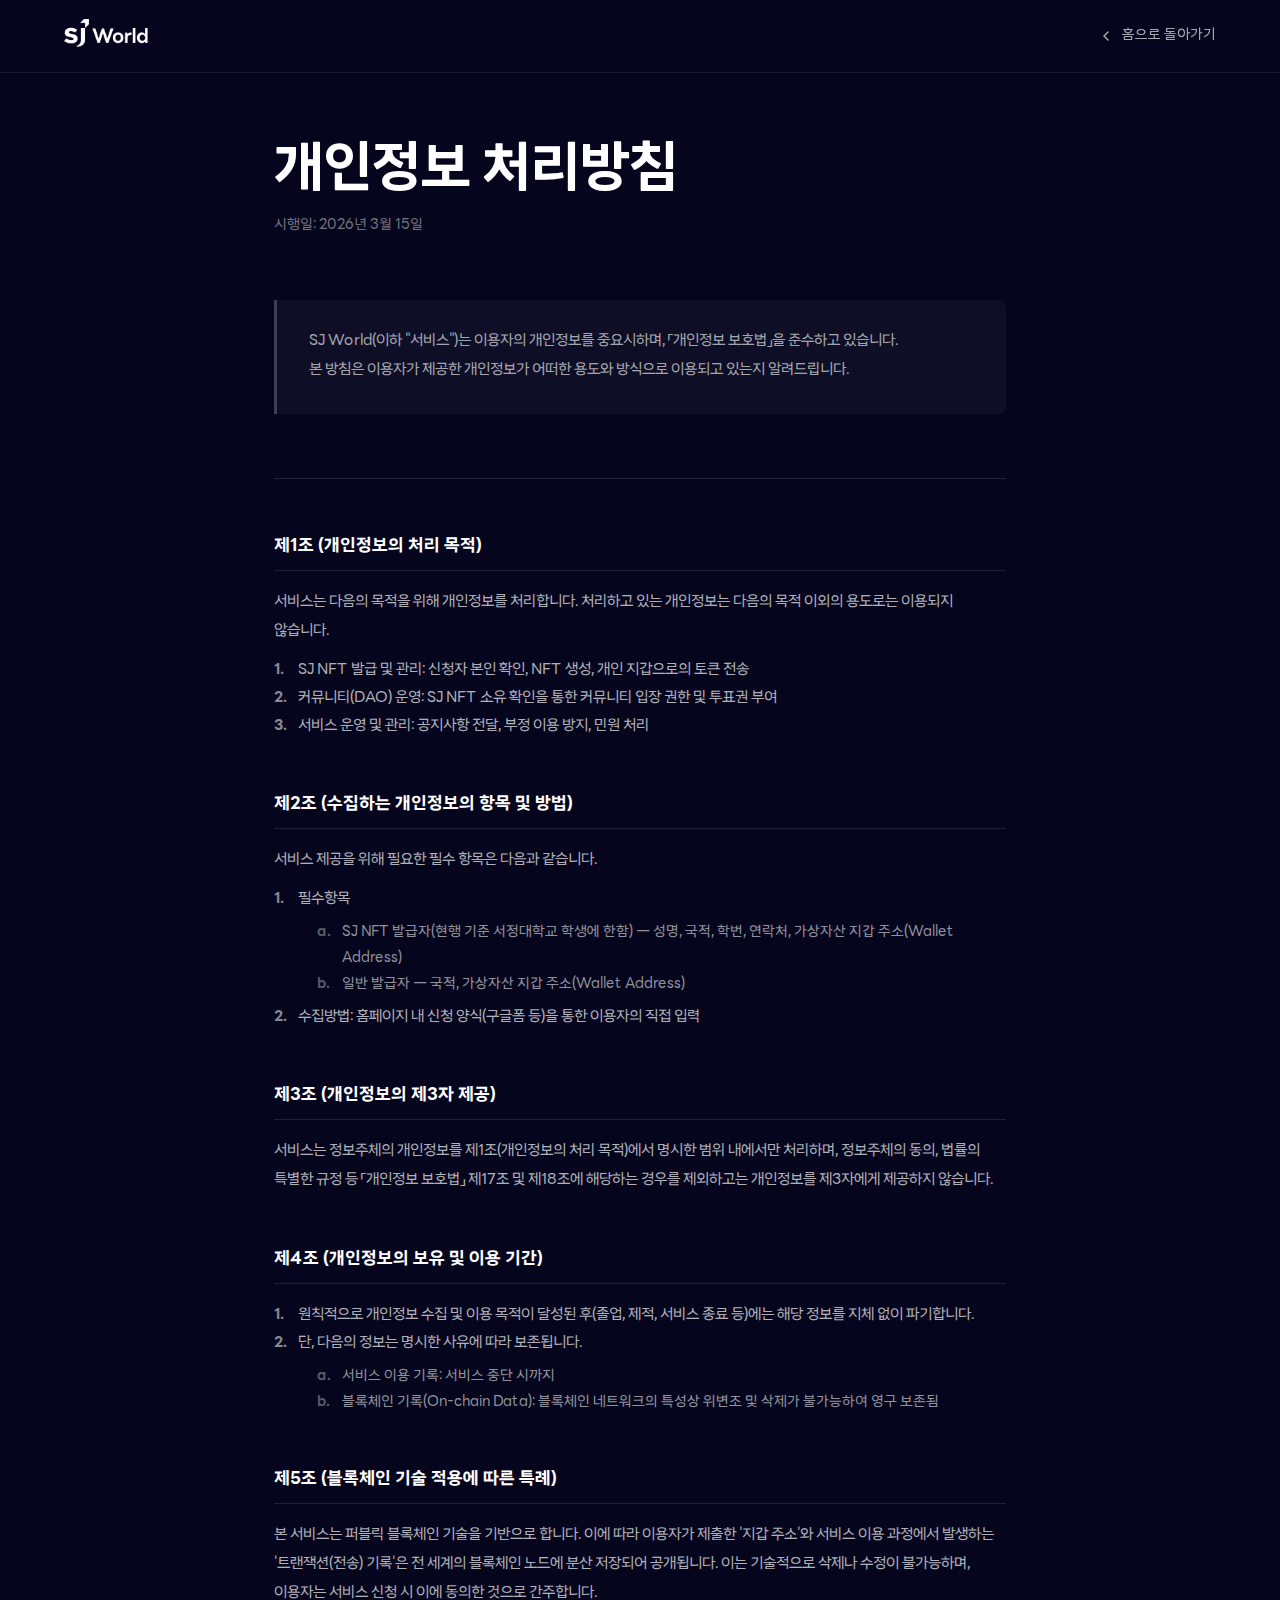
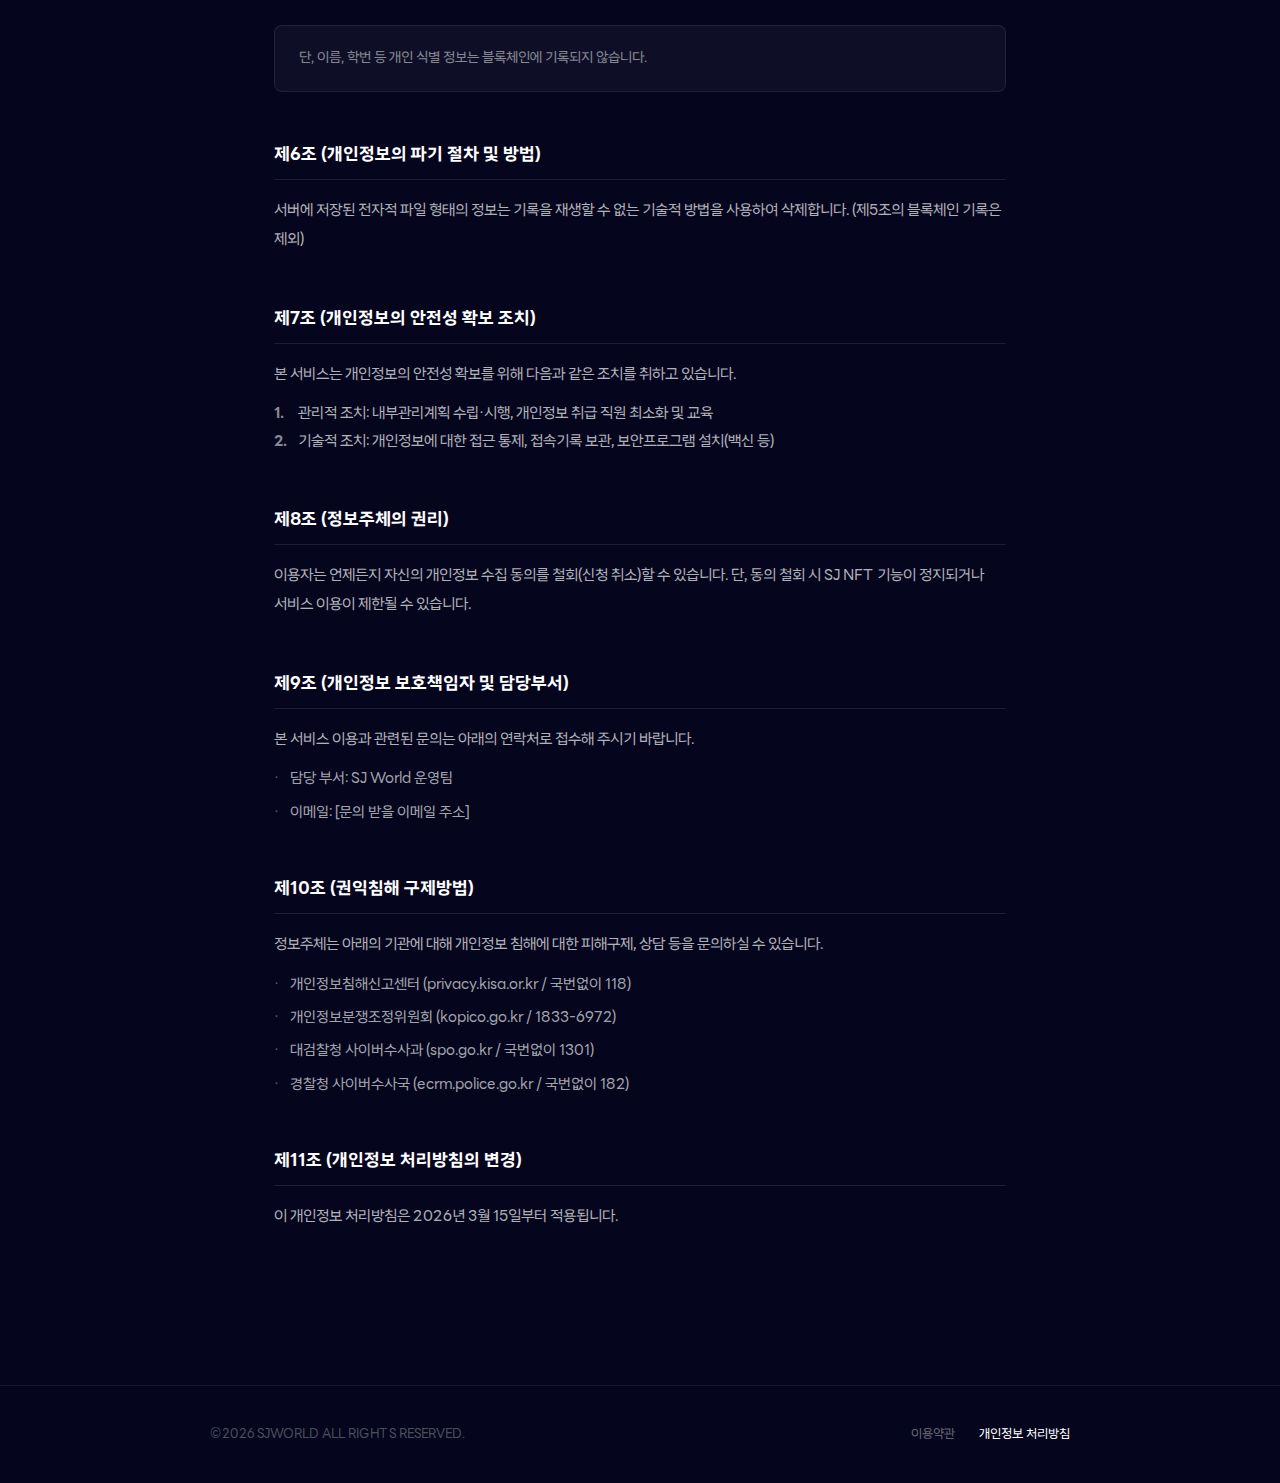
<file: privacy.html>
<!DOCTYPE html>
<html lang="ko">
<head>
    <meta charset="UTF-8">
    <meta name="viewport" content="width=device-width, initial-scale=1.0">
    <title>개인정보 처리방침 - SJ World</title>
    <link rel="icon" type="image/png" href="img/favicon.png">
    <link rel="shortcut icon" type="image/png" href="img/favicon.png">
    <link rel="apple-touch-icon" href="img/favicon.png">
    <link rel="preload" href="font/LINESeedKR-Rg.woff2" as="font" type="font/woff2" crossorigin>
    <link rel="preload" href="font/LINESeedKR-Bd.woff2" as="font" type="font/woff2" crossorigin>
    <link rel="stylesheet" href="styles.css">
    <style>
        /* styles.css의 hv-scroll 잠금을 정책 페이지에서 해제 */
        body {
            background: #05061E;
            color: #fff;
            min-height: 100vh !important;
            max-height: none !important;
            overflow: visible !important;
            overflow-x: clip !important;
        }

        .policy-wrap {
            max-width: 860px;
            margin: 0 auto;
            padding: 140px 5vw 100px;
        }

        .policy-title {
            font-size: clamp(2rem, 5vw, 3.5rem);
            font-weight: 700;
            line-height: 1.15;
            margin-bottom: 12px;
        }

        .policy-date {
            font-size: 0.9rem;
            color: rgba(255,255,255,0.45);
            margin-bottom: 64px;
        }

        .policy-intro {
            font-size: 0.95rem;
            line-height: 1.9;
            color: rgba(255,255,255,0.65);
            margin-bottom: 64px;
            padding: 28px 32px;
            background: rgba(255,255,255,0.04);
            border-left: 3px solid rgba(255,255,255,0.2);
            border-radius: 0 8px 8px 0;
        }

        .policy-divider {
            width: 100%;
            height: 1px;
            background: rgba(255,255,255,0.12);
            margin-bottom: 56px;
        }

        .policy-section {
            margin-bottom: 52px;
        }

        .policy-section-title {
            font-size: 1.1rem;
            font-weight: 700;
            color: #fff;
            margin-bottom: 18px;
            padding-bottom: 12px;
            border-bottom: 1px solid rgba(255,255,255,0.1);
        }

        .policy-text {
            font-size: 0.95rem;
            line-height: 1.9;
            color: rgba(255,255,255,0.7);
        }

        .policy-text + .policy-text {
            margin-top: 10px;
        }

        .policy-list {
            margin: 10px 0;
            padding-left: 0;
            list-style: none;
        }

        .policy-list li {
            font-size: 0.95rem;
            line-height: 1.85;
            color: rgba(255,255,255,0.7);
            padding-left: 1.3em;
            position: relative;
        }

        .policy-list li::before {
            content: "·";
            position: absolute;
            left: 0;
            color: rgba(255,255,255,0.4);
        }

        .policy-list.ordered {
            counter-reset: item;
        }

        .policy-list.ordered > li {
            counter-increment: item;
            padding-left: 1.6em;
        }

        .policy-list.ordered > li::before {
            content: counter(item) ".";
            font-weight: 600;
            color: rgba(255,255,255,0.55);
        }

        .policy-sublist {
            margin: 6px 0 6px 1.2em;
            padding-left: 0;
            list-style: none;
        }

        .policy-sublist li {
            font-size: 0.9rem;
            line-height: 1.8;
            color: rgba(255,255,255,0.58);
            padding-left: 1.8em;
            position: relative;
        }

        .policy-sublist li::before {
            position: absolute;
            left: 0;
            color: rgba(255,255,255,0.35);
            font-weight: 600;
        }

        .policy-sublist.alpha-ordered {
            counter-reset: alpha-item;
        }

        .policy-sublist.alpha-ordered li {
            counter-increment: alpha-item;
        }

        .policy-sublist.alpha-ordered li::before {
            content: counter(alpha-item, lower-alpha) ".";
        }

        .policy-notice {
            margin-top: 16px;
            padding: 20px 24px;
            background: rgba(255,255,255,0.04);
            border-radius: 8px;
            border: 1px solid rgba(255,255,255,0.08);
        }

        .policy-notice p {
            font-size: 0.88rem;
            line-height: 1.8;
            color: rgba(255,255,255,0.5);
        }

        .policy-contact-list {
            margin: 12px 0;
            padding-left: 0;
            list-style: none;
            display: flex;
            flex-direction: column;
            gap: 8px;
        }

        .policy-contact-list li {
            font-size: 0.93rem;
            line-height: 1.7;
            color: rgba(255,255,255,0.65);
            padding-left: 1.1em;
            position: relative;
        }

        .policy-contact-list li::before {
            content: "·";
            position: absolute;
            left: 0;
            color: rgba(255,255,255,0.35);
        }

        /* GNB */
        .gnb-policy {
            position: fixed;
            top: 0; left: 0; right: 0;
            z-index: 1000;
            background: rgba(5, 6, 30, 0.92);
            backdrop-filter: blur(12px);
            -webkit-backdrop-filter: blur(12px);
            border-bottom: 1px solid rgba(255,255,255,0.08);
        }

        .gnb-policy-inner {
            max-width: 1600px;
            margin: 0 auto;
            padding: 0 5vw;
            height: 72px;
            display: flex;
            align-items: center;
            justify-content: space-between;
        }

        .gnb-policy-logo { height: 28px; width: auto; }

        .gnb-policy-back {
            display: flex;
            align-items: center;
            gap: 8px;
            font-size: 0.9rem;
            color: rgba(255,255,255,0.65);
            text-decoration: none;
            transition: color 0.2s;
        }

        .gnb-policy-back:hover { color: #fff; }
        .gnb-policy-back svg { width: 16px; height: 16px; }

        /* 푸터 */
        .footer-policy {
            border-top: 1px solid rgba(255,255,255,0.08);
            padding: 40px 5vw;
        }

        .footer-policy-inner {
            max-width: 860px;
            margin: 0 auto;
            display: flex;
            align-items: center;
            justify-content: space-between;
            gap: 24px;
            flex-wrap: wrap;
        }

        .footer-policy-copy {
            font-size: 0.8rem;
            color: rgba(255,255,255,0.3);
        }

        .footer-policy-links {
            display: flex;
            gap: 24px;
        }

        .footer-policy-links a {
            font-size: 0.8rem;
            color: rgba(255,255,255,0.4);
            text-decoration: none;
            transition: color 0.2s;
        }

        .footer-policy-links a:hover,
        .footer-policy-links a.active { color: #fff; }

        @media (max-width: 768px) {
            .policy-wrap { padding: 110px 24px 80px; }
            .policy-intro { padding: 20px 20px; }
            .footer-policy-inner { flex-direction: column; align-items: flex-start; gap: 14px; }
        }
    </style>
</head>
<body>

    <nav class="gnb-policy">
        <div class="gnb-policy-inner">
            <a href="index.html">
                <img src="img/logo.png" alt="SJ World" class="gnb-policy-logo">
            </a>
            <a href="index.html" class="gnb-policy-back">
                <svg viewBox="0 0 16 16" fill="none" xmlns="http://www.w3.org/2000/svg">
                    <path d="M10 12L6 8L10 4" stroke="currentColor" stroke-width="1.5" stroke-linecap="round" stroke-linejoin="round"/>
                </svg>
                홈으로 돌아가기
            </a>
        </div>
    </nav>

    <main class="policy-wrap">

        <h1 class="policy-title">개인정보 처리방침</h1>
        <p class="policy-date">시행일: 2026년 3월 15일</p>

        <p class="policy-intro">
            SJ World(이하 "서비스")는 이용자의 개인정보를 중요시하며, 「개인정보 보호법」을 준수하고 있습니다.<br>
            본 방침은 이용자가 제공한 개인정보가 어떠한 용도와 방식으로 이용되고 있는지 알려드립니다.
        </p>

        <div class="policy-divider"></div>

        <div class="policy-section">
            <h2 class="policy-section-title">제1조 (개인정보의 처리 목적)</h2>
            <p class="policy-text">서비스는 다음의 목적을 위해 개인정보를 처리합니다. 처리하고 있는 개인정보는 다음의 목적 이외의 용도로는 이용되지 않습니다.</p>
            <ol class="policy-list ordered">
                <li>SJ NFT 발급 및 관리: 신청자 본인 확인, NFT 생성, 개인 지갑으로의 토큰 전송</li>
                <li>커뮤니티(DAO) 운영: SJ NFT 소유 확인을 통한 커뮤니티 입장 권한 및 투표권 부여</li>
                <li>서비스 운영 및 관리: 공지사항 전달, 부정 이용 방지, 민원 처리</li>
            </ol>
        </div>

        <div class="policy-section">
            <h2 class="policy-section-title">제2조 (수집하는 개인정보의 항목 및 방법)</h2>
            <p class="policy-text">서비스 제공을 위해 필요한 필수 항목은 다음과 같습니다.</p>
            <ol class="policy-list ordered">
                <li>
                    필수항목
                    <ol class="policy-sublist alpha-ordered">
                        <li>SJ NFT 발급자(현행 기준 서정대학교 학생에 한함) — 성명, 국적, 학번, 연락처, 가상자산 지갑 주소(Wallet Address)</li>
                        <li>일반 발급자 — 국적, 가상자산 지갑 주소(Wallet Address)</li>
                    </ol>
                </li>
                <li>수집방법: 홈페이지 내 신청 양식(구글폼 등)을 통한 이용자의 직접 입력</li>
            </ol>
        </div>

        <div class="policy-section">
            <h2 class="policy-section-title">제3조 (개인정보의 제3자 제공)</h2>
            <p class="policy-text">
                서비스는 정보주체의 개인정보를 제1조(개인정보의 처리 목적)에서 명시한 범위 내에서만 처리하며, 정보주체의 동의, 법률의 특별한 규정 등 「개인정보 보호법」 제17조 및 제18조에 해당하는 경우를 제외하고는 개인정보를 제3자에게 제공하지 않습니다.
            </p>
        </div>

        <div class="policy-section">
            <h2 class="policy-section-title">제4조 (개인정보의 보유 및 이용 기간)</h2>
            <ol class="policy-list ordered">
                <li>원칙적으로 개인정보 수집 및 이용 목적이 달성된 후(졸업, 제적, 서비스 종료 등)에는 해당 정보를 지체 없이 파기합니다.</li>
                <li>
                    단, 다음의 정보는 명시한 사유에 따라 보존됩니다.
                    <ol class="policy-sublist alpha-ordered">
                        <li>서비스 이용 기록: 서비스 중단 시까지</li>
                        <li>블록체인 기록(On-chain Data): 블록체인 네트워크의 특성상 위변조 및 삭제가 불가능하여 영구 보존됨</li>
                    </ol>
                </li>
            </ol>
        </div>

        <div class="policy-section">
            <h2 class="policy-section-title">제5조 (블록체인 기술 적용에 따른 특례)</h2>
            <p class="policy-text">
                본 서비스는 퍼블릭 블록체인 기술을 기반으로 합니다. 이에 따라 이용자가 제출한 '지갑 주소'와 서비스 이용 과정에서 발생하는 '트랜잭션(전송) 기록'은 전 세계의 블록체인 노드에 분산 저장되어 공개됩니다. 이는 기술적으로 삭제나 수정이 불가능하며, 이용자는 서비스 신청 시 이에 동의한 것으로 간주합니다.
            </p>
            <div class="policy-notice">
                <p>단, 이름, 학번 등 개인 식별 정보는 블록체인에 기록되지 않습니다.</p>
            </div>
        </div>

        <div class="policy-section">
            <h2 class="policy-section-title">제6조 (개인정보의 파기 절차 및 방법)</h2>
            <p class="policy-text">
                서버에 저장된 전자적 파일 형태의 정보는 기록을 재생할 수 없는 기술적 방법을 사용하여 삭제합니다. (제5조의 블록체인 기록은 제외)
            </p>
        </div>

        <div class="policy-section">
            <h2 class="policy-section-title">제7조 (개인정보의 안전성 확보 조치)</h2>
            <p class="policy-text">본 서비스는 개인정보의 안전성 확보를 위해 다음과 같은 조치를 취하고 있습니다.</p>
            <ol class="policy-list ordered">
                <li>관리적 조치: 내부관리계획 수립·시행, 개인정보 취급 직원 최소화 및 교육</li>
                <li>기술적 조치: 개인정보에 대한 접근 통제, 접속기록 보관, 보안프로그램 설치(백신 등)</li>
            </ol>
        </div>

        <div class="policy-section">
            <h2 class="policy-section-title">제8조 (정보주체의 권리)</h2>
            <p class="policy-text">
                이용자는 언제든지 자신의 개인정보 수집 동의를 철회(신청 취소)할 수 있습니다. 단, 동의 철회 시 SJ NFT 기능이 정지되거나 서비스 이용이 제한될 수 있습니다.
            </p>
        </div>

        <div class="policy-section">
            <h2 class="policy-section-title">제9조 (개인정보 보호책임자 및 담당부서)</h2>
            <p class="policy-text">본 서비스 이용과 관련된 문의는 아래의 연락처로 접수해 주시기 바랍니다.</p>
            <ul class="policy-contact-list">
                <li>담당 부서: SJ World 운영팀</li>
                <li>이메일: [문의 받을 이메일 주소]</li>
            </ul>
        </div>

        <div class="policy-section">
            <h2 class="policy-section-title">제10조 (권익침해 구제방법)</h2>
            <p class="policy-text">정보주체는 아래의 기관에 대해 개인정보 침해에 대한 피해구제, 상담 등을 문의하실 수 있습니다.</p>
            <ul class="policy-contact-list">
                <li>개인정보침해신고센터 (privacy.kisa.or.kr / 국번없이 118)</li>
                <li>개인정보분쟁조정위원회 (kopico.go.kr / 1833-6972)</li>
                <li>대검찰청 사이버수사과 (spo.go.kr / 국번없이 1301)</li>
                <li>경찰청 사이버수사국 (ecrm.police.go.kr / 국번없이 182)</li>
            </ul>
        </div>

        <div class="policy-section">
            <h2 class="policy-section-title">제11조 (개인정보 처리방침의 변경)</h2>
            <p class="policy-text">이 개인정보 처리방침은 2026년 3월 15일부터 적용됩니다.</p>
        </div>

    </main>

    <footer class="footer-policy">
        <div class="footer-policy-inner">
            <p class="footer-policy-copy">©2026 SJWORLD ALL RIGHTS RESERVED.</p>
            <nav class="footer-policy-links">
                <a href="terms.html">이용약관</a>
                <a href="privacy.html" class="active">개인정보 처리방침</a>
            </nav>
        </div>
    </footer>

</body>
</html>
</file>
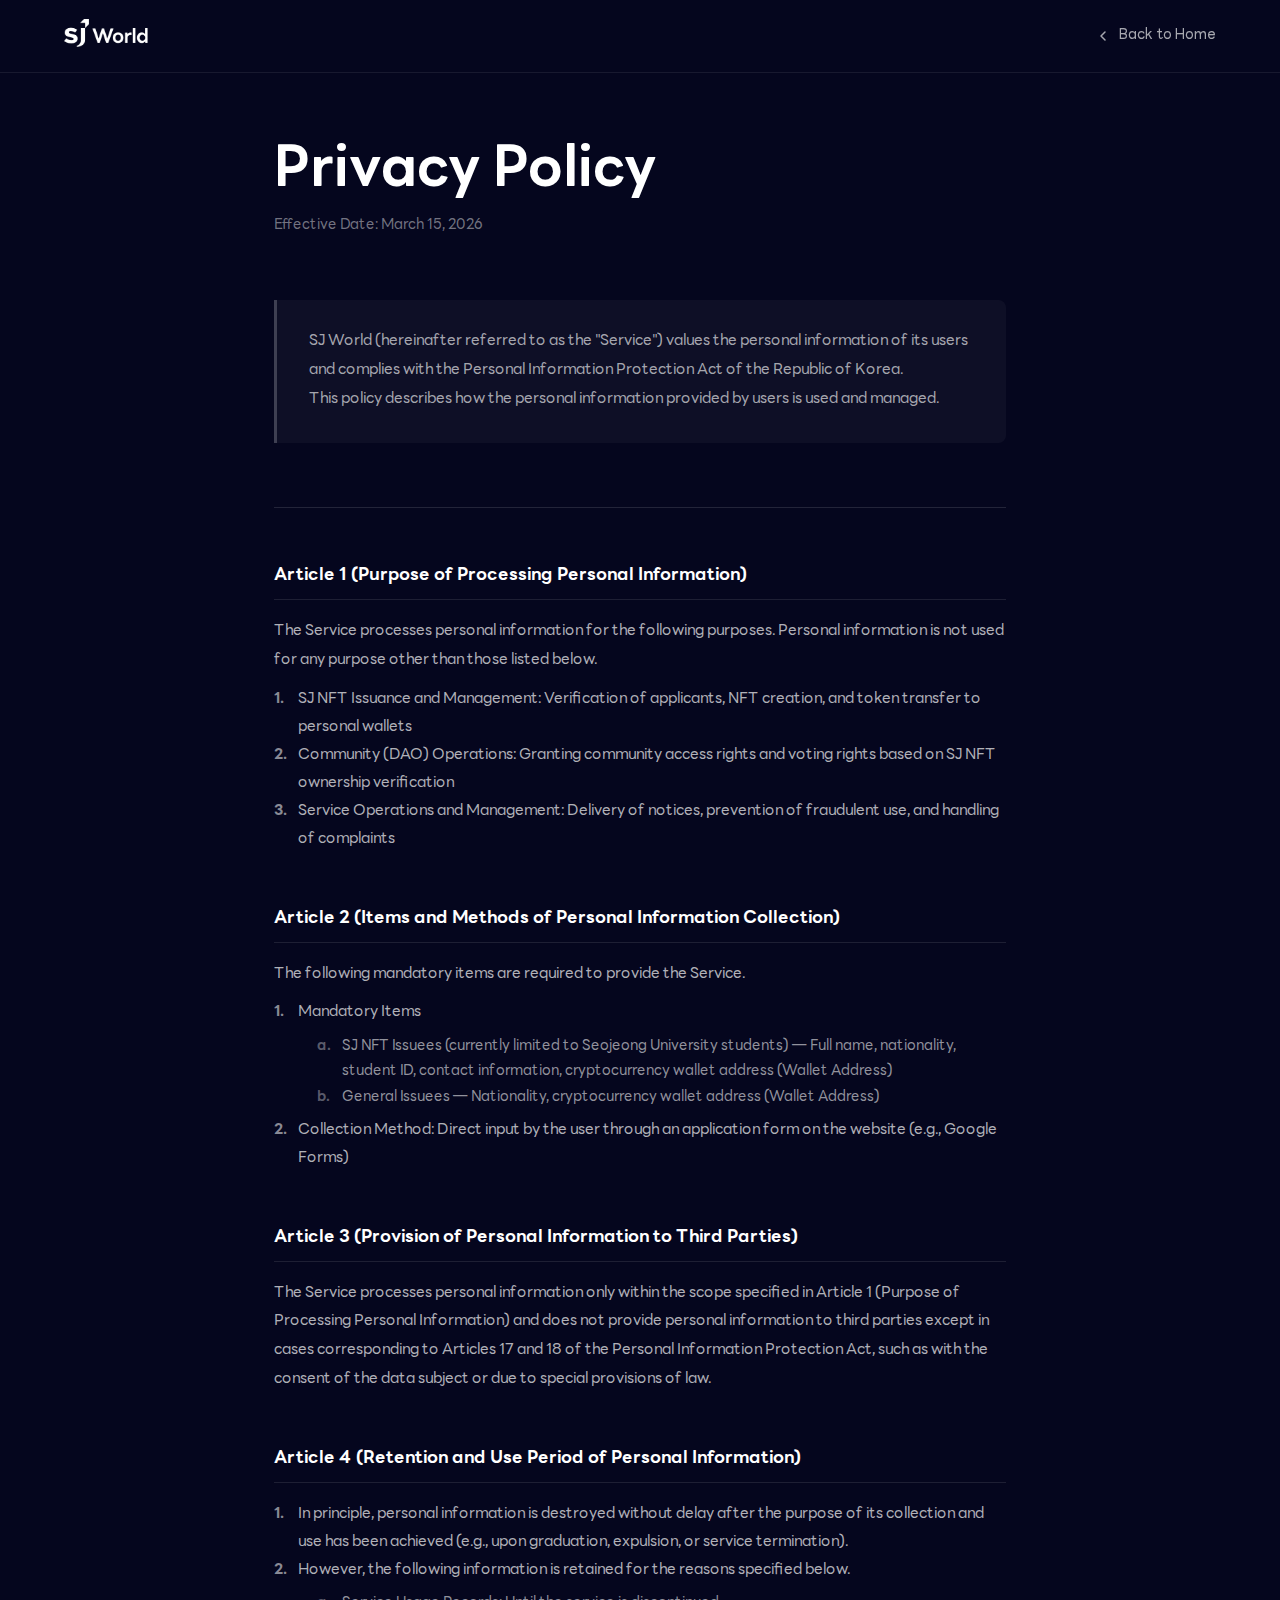
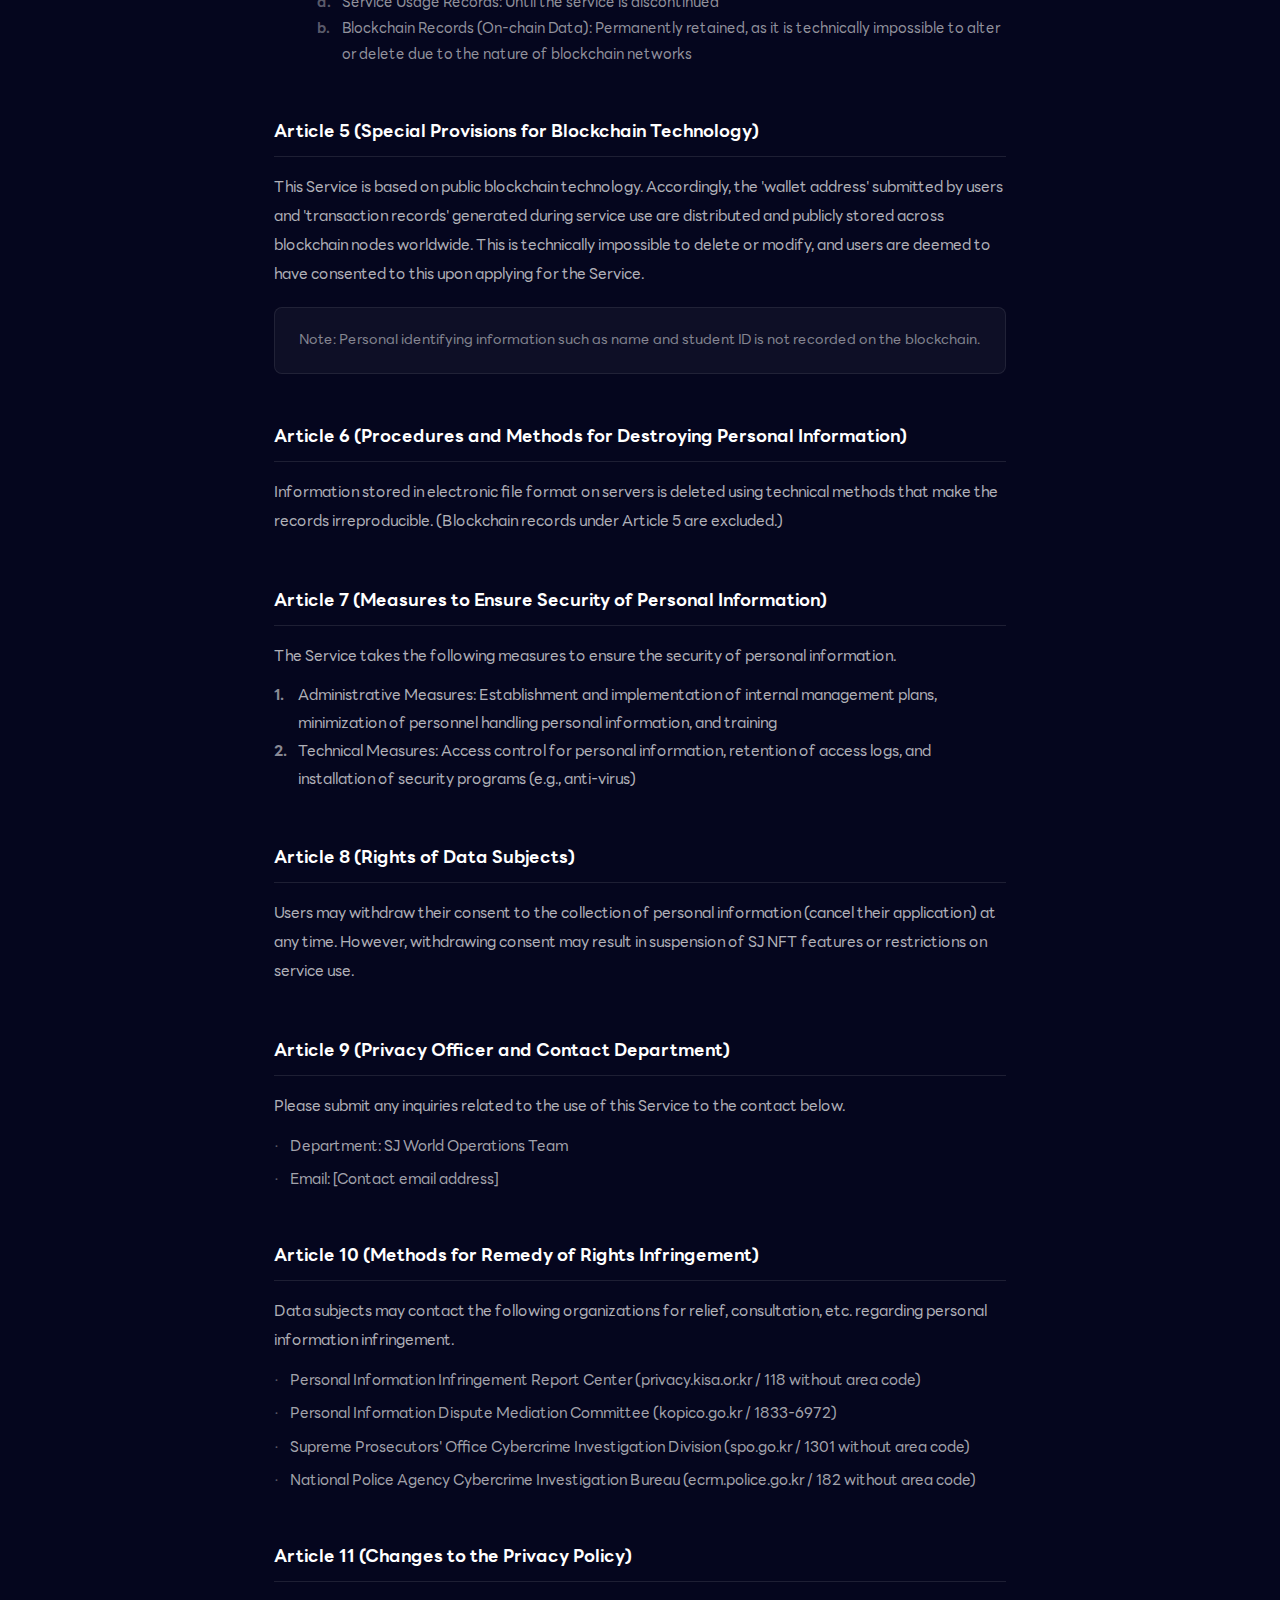
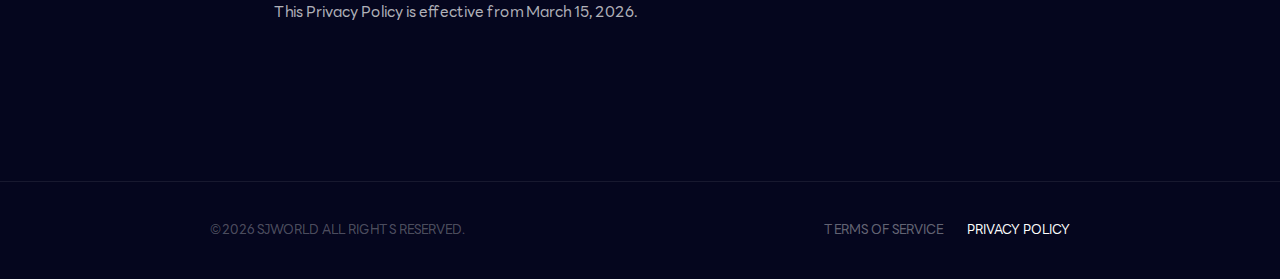
<file: privacy_en.html>
<!DOCTYPE html>
<html lang="en">
<head>
    <meta charset="UTF-8">
    <meta name="viewport" content="width=device-width, initial-scale=1.0">
    <title>Privacy Policy - SJ World</title>
    <link rel="icon" type="image/png" href="img/favicon.png">
    <link rel="shortcut icon" type="image/png" href="img/favicon.png">
    <link rel="apple-touch-icon" href="img/favicon.png">
    <link rel="preload" href="font/LINESeedKR-Rg.woff2" as="font" type="font/woff2" crossorigin>
    <link rel="preload" href="font/LINESeedKR-Bd.woff2" as="font" type="font/woff2" crossorigin>
    <link rel="stylesheet" href="styles.css">
    <style>
        /* styles.css의 hv-scroll 잠금을 정책 페이지에서 해제 */
        body {
            background: #05061E;
            color: #fff;
            min-height: 100vh !important;
            max-height: none !important;
            overflow: visible !important;
            overflow-x: clip !important;
        }

        .policy-wrap {
            max-width: 860px;
            margin: 0 auto;
            padding: 140px 5vw 100px;
        }

        .policy-title {
            font-size: clamp(2rem, 5vw, 3.5rem);
            font-weight: 700;
            line-height: 1.15;
            margin-bottom: 12px;
        }

        .policy-date {
            font-size: 0.9rem;
            color: rgba(255,255,255,0.45);
            margin-bottom: 64px;
        }

        .policy-intro {
            font-size: 0.95rem;
            line-height: 1.9;
            color: rgba(255,255,255,0.65);
            margin-bottom: 64px;
            padding: 28px 32px;
            background: rgba(255,255,255,0.04);
            border-left: 3px solid rgba(255,255,255,0.2);
            border-radius: 0 8px 8px 0;
        }

        .policy-divider {
            width: 100%;
            height: 1px;
            background: rgba(255,255,255,0.12);
            margin-bottom: 56px;
        }

        .policy-section {
            margin-bottom: 52px;
        }

        .policy-section-title {
            font-size: 1.1rem;
            font-weight: 700;
            color: #fff;
            margin-bottom: 18px;
            padding-bottom: 12px;
            border-bottom: 1px solid rgba(255,255,255,0.1);
        }

        .policy-text {
            font-size: 0.95rem;
            line-height: 1.9;
            color: rgba(255,255,255,0.7);
        }

        .policy-text + .policy-text {
            margin-top: 10px;
        }

        .policy-list {
            margin: 10px 0;
            padding-left: 0;
            list-style: none;
        }

        .policy-list li {
            font-size: 0.95rem;
            line-height: 1.85;
            color: rgba(255,255,255,0.7);
            padding-left: 1.3em;
            position: relative;
        }

        .policy-list li::before {
            content: "·";
            position: absolute;
            left: 0;
            color: rgba(255,255,255,0.4);
        }

        .policy-list.ordered {
            counter-reset: item;
        }

        .policy-list.ordered > li {
            counter-increment: item;
            padding-left: 1.6em;
        }

        .policy-list.ordered > li::before {
            content: counter(item) ".";
            font-weight: 600;
            color: rgba(255,255,255,0.55);
        }

        .policy-sublist {
            margin: 6px 0 6px 1.2em;
            padding-left: 0;
            list-style: none;
        }

        .policy-sublist li {
            font-size: 0.9rem;
            line-height: 1.8;
            color: rgba(255,255,255,0.58);
            padding-left: 1.8em;
            position: relative;
        }

        .policy-sublist li::before {
            position: absolute;
            left: 0;
            color: rgba(255,255,255,0.35);
            font-weight: 600;
        }

        .policy-sublist.alpha-ordered {
            counter-reset: alpha-item;
        }

        .policy-sublist.alpha-ordered li {
            counter-increment: alpha-item;
        }

        .policy-sublist.alpha-ordered li::before {
            content: counter(alpha-item, lower-alpha) ".";
        }

        .policy-notice {
            margin-top: 16px;
            padding: 20px 24px;
            background: rgba(255,255,255,0.04);
            border-radius: 8px;
            border: 1px solid rgba(255,255,255,0.08);
        }

        .policy-notice p {
            font-size: 0.88rem;
            line-height: 1.8;
            color: rgba(255,255,255,0.5);
        }

        .policy-contact-list {
            margin: 12px 0;
            padding-left: 0;
            list-style: none;
            display: flex;
            flex-direction: column;
            gap: 8px;
        }

        .policy-contact-list li {
            font-size: 0.93rem;
            line-height: 1.7;
            color: rgba(255,255,255,0.65);
            padding-left: 1.1em;
            position: relative;
        }

        .policy-contact-list li::before {
            content: "·";
            position: absolute;
            left: 0;
            color: rgba(255,255,255,0.35);
        }

        /* GNB */
        .gnb-policy {
            position: fixed;
            top: 0; left: 0; right: 0;
            z-index: 1000;
            background: rgba(5, 6, 30, 0.92);
            backdrop-filter: blur(12px);
            -webkit-backdrop-filter: blur(12px);
            border-bottom: 1px solid rgba(255,255,255,0.08);
        }

        .gnb-policy-inner {
            max-width: 1600px;
            margin: 0 auto;
            padding: 0 5vw;
            height: 72px;
            display: flex;
            align-items: center;
            justify-content: space-between;
        }

        .gnb-policy-logo { height: 28px; width: auto; }

        .gnb-policy-back {
            display: flex;
            align-items: center;
            gap: 8px;
            font-size: 0.9rem;
            color: rgba(255,255,255,0.65);
            text-decoration: none;
            transition: color 0.2s;
        }

        .gnb-policy-back:hover { color: #fff; }
        .gnb-policy-back svg { width: 16px; height: 16px; }

        /* 푸터 */
        .footer-policy {
            border-top: 1px solid rgba(255,255,255,0.08);
            padding: 40px 5vw;
        }

        .footer-policy-inner {
            max-width: 860px;
            margin: 0 auto;
            display: flex;
            align-items: center;
            justify-content: space-between;
            gap: 24px;
            flex-wrap: wrap;
        }

        .footer-policy-copy {
            font-size: 0.8rem;
            color: rgba(255,255,255,0.3);
        }

        .footer-policy-links {
            display: flex;
            gap: 24px;
        }

        .footer-policy-links a {
            font-size: 0.8rem;
            color: rgba(255,255,255,0.4);
            text-decoration: none;
            transition: color 0.2s;
        }

        .footer-policy-links a:hover,
        .footer-policy-links a.active { color: #fff; }

        @media (max-width: 768px) {
            .policy-wrap { padding: 110px 24px 80px; }
            .policy-intro { padding: 20px 20px; }
            .footer-policy-inner { flex-direction: column; align-items: flex-start; gap: 14px; }
        }
    </style>
</head>
<body>

    <nav class="gnb-policy">
        <div class="gnb-policy-inner">
            <a href="index_en.html">
                <img src="img/logo.png" alt="SJ World" class="gnb-policy-logo">
            </a>
            <a href="index_en.html" class="gnb-policy-back">
                <svg viewBox="0 0 16 16" fill="none" xmlns="http://www.w3.org/2000/svg">
                    <path d="M10 12L6 8L10 4" stroke="currentColor" stroke-width="1.5" stroke-linecap="round" stroke-linejoin="round"/>
                </svg>
                Back to Home
            </a>
        </div>
    </nav>

    <main class="policy-wrap">

        <h1 class="policy-title">Privacy Policy</h1>
        <p class="policy-date">Effective Date: March 15, 2026</p>

        <p class="policy-intro">
            SJ World (hereinafter referred to as the "Service") values the personal information of its users and complies with the Personal Information Protection Act of the Republic of Korea.<br>
            This policy describes how the personal information provided by users is used and managed.
        </p>

        <div class="policy-divider"></div>

        <div class="policy-section">
            <h2 class="policy-section-title">Article 1 (Purpose of Processing Personal Information)</h2>
            <p class="policy-text">The Service processes personal information for the following purposes. Personal information is not used for any purpose other than those listed below.</p>
            <ol class="policy-list ordered">
                <li>SJ NFT Issuance and Management: Verification of applicants, NFT creation, and token transfer to personal wallets</li>
                <li>Community (DAO) Operations: Granting community access rights and voting rights based on SJ NFT ownership verification</li>
                <li>Service Operations and Management: Delivery of notices, prevention of fraudulent use, and handling of complaints</li>
            </ol>
        </div>

        <div class="policy-section">
            <h2 class="policy-section-title">Article 2 (Items and Methods of Personal Information Collection)</h2>
            <p class="policy-text">The following mandatory items are required to provide the Service.</p>
            <ol class="policy-list ordered">
                <li>
                    Mandatory Items
                    <ol class="policy-sublist alpha-ordered">
                        <li>SJ NFT Issuees (currently limited to Seojeong University students) — Full name, nationality, student ID, contact information, cryptocurrency wallet address (Wallet Address)</li>
                        <li>General Issuees — Nationality, cryptocurrency wallet address (Wallet Address)</li>
                    </ol>
                </li>
                <li>Collection Method: Direct input by the user through an application form on the website (e.g., Google Forms)</li>
            </ol>
        </div>

        <div class="policy-section">
            <h2 class="policy-section-title">Article 3 (Provision of Personal Information to Third Parties)</h2>
            <p class="policy-text">
                The Service processes personal information only within the scope specified in Article 1 (Purpose of Processing Personal Information) and does not provide personal information to third parties except in cases corresponding to Articles 17 and 18 of the Personal Information Protection Act, such as with the consent of the data subject or due to special provisions of law.
            </p>
        </div>

        <div class="policy-section">
            <h2 class="policy-section-title">Article 4 (Retention and Use Period of Personal Information)</h2>
            <ol class="policy-list ordered">
                <li>In principle, personal information is destroyed without delay after the purpose of its collection and use has been achieved (e.g., upon graduation, expulsion, or service termination).</li>
                <li>
                    However, the following information is retained for the reasons specified below.
                    <ol class="policy-sublist alpha-ordered">
                        <li>Service Usage Records: Until the service is discontinued</li>
                        <li>Blockchain Records (On-chain Data): Permanently retained, as it is technically impossible to alter or delete due to the nature of blockchain networks</li>
                    </ol>
                </li>
            </ol>
        </div>

        <div class="policy-section">
            <h2 class="policy-section-title">Article 5 (Special Provisions for Blockchain Technology)</h2>
            <p class="policy-text">
                This Service is based on public blockchain technology. Accordingly, the 'wallet address' submitted by users and 'transaction records' generated during service use are distributed and publicly stored across blockchain nodes worldwide. This is technically impossible to delete or modify, and users are deemed to have consented to this upon applying for the Service.
            </p>
            <div class="policy-notice">
                <p>Note: Personal identifying information such as name and student ID is not recorded on the blockchain.</p>
            </div>
        </div>

        <div class="policy-section">
            <h2 class="policy-section-title">Article 6 (Procedures and Methods for Destroying Personal Information)</h2>
            <p class="policy-text">
                Information stored in electronic file format on servers is deleted using technical methods that make the records irreproducible. (Blockchain records under Article 5 are excluded.)
            </p>
        </div>

        <div class="policy-section">
            <h2 class="policy-section-title">Article 7 (Measures to Ensure Security of Personal Information)</h2>
            <p class="policy-text">The Service takes the following measures to ensure the security of personal information.</p>
            <ol class="policy-list ordered">
                <li>Administrative Measures: Establishment and implementation of internal management plans, minimization of personnel handling personal information, and training</li>
                <li>Technical Measures: Access control for personal information, retention of access logs, and installation of security programs (e.g., anti-virus)</li>
            </ol>
        </div>

        <div class="policy-section">
            <h2 class="policy-section-title">Article 8 (Rights of Data Subjects)</h2>
            <p class="policy-text">
                Users may withdraw their consent to the collection of personal information (cancel their application) at any time. However, withdrawing consent may result in suspension of SJ NFT features or restrictions on service use.
            </p>
        </div>

        <div class="policy-section">
            <h2 class="policy-section-title">Article 9 (Privacy Officer and Contact Department)</h2>
            <p class="policy-text">Please submit any inquiries related to the use of this Service to the contact below.</p>
            <ul class="policy-contact-list">
                <li>Department: SJ World Operations Team</li>
                <li>Email: [Contact email address]</li>
            </ul>
        </div>

        <div class="policy-section">
            <h2 class="policy-section-title">Article 10 (Methods for Remedy of Rights Infringement)</h2>
            <p class="policy-text">Data subjects may contact the following organizations for relief, consultation, etc. regarding personal information infringement.</p>
            <ul class="policy-contact-list">
                <li>Personal Information Infringement Report Center (privacy.kisa.or.kr / 118 without area code)</li>
                <li>Personal Information Dispute Mediation Committee (kopico.go.kr / 1833-6972)</li>
                <li>Supreme Prosecutors' Office Cybercrime Investigation Division (spo.go.kr / 1301 without area code)</li>
                <li>National Police Agency Cybercrime Investigation Bureau (ecrm.police.go.kr / 182 without area code)</li>
            </ul>
        </div>

        <div class="policy-section">
            <h2 class="policy-section-title">Article 11 (Changes to the Privacy Policy)</h2>
            <p class="policy-text">This Privacy Policy is effective from March 15, 2026.</p>
        </div>

    </main>

    <footer class="footer-policy">
        <div class="footer-policy-inner">
            <p class="footer-policy-copy">©2026 SJWORLD ALL RIGHTS RESERVED.</p>
            <nav class="footer-policy-links">
                <a href="terms_en.html">TERMS OF SERVICE</a>
                <a href="privacy_en.html" class="active">PRIVACY POLICY</a>
            </nav>
        </div>
    </footer>

</body>
</html>
</file>
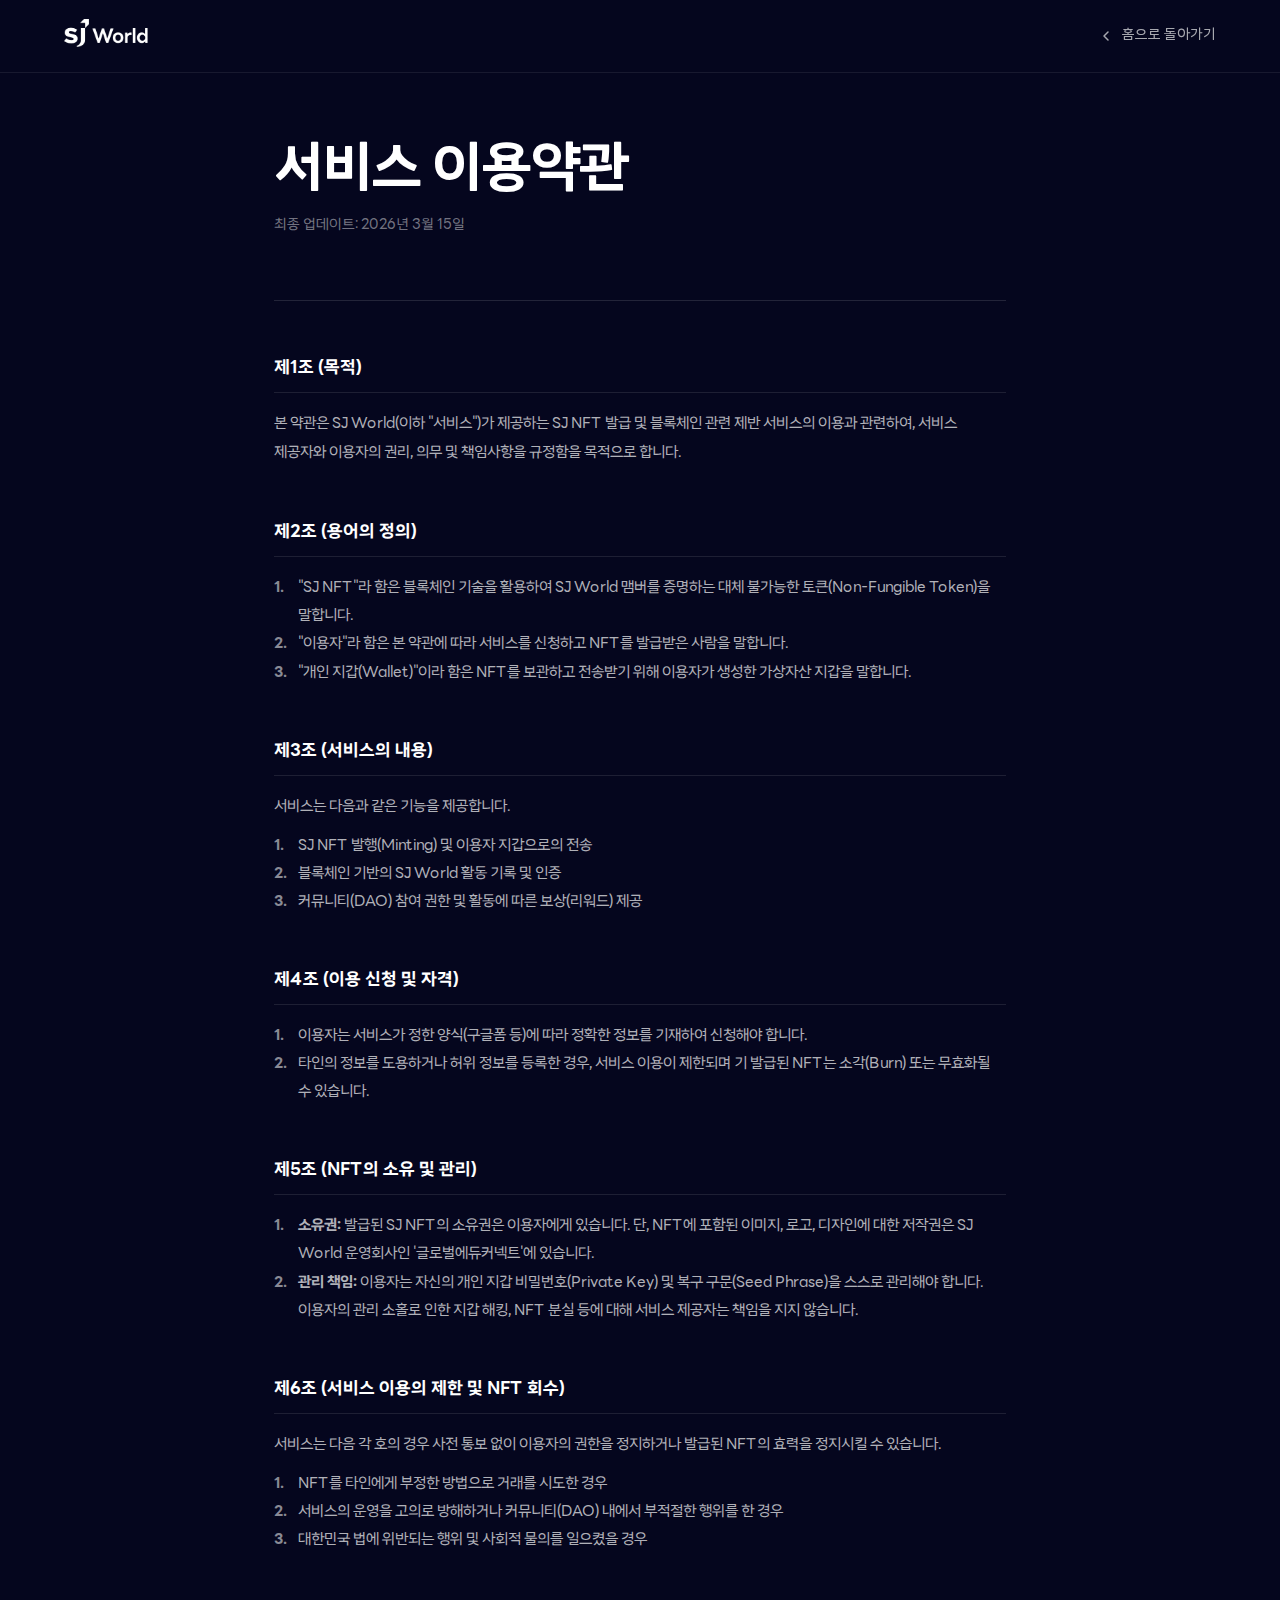
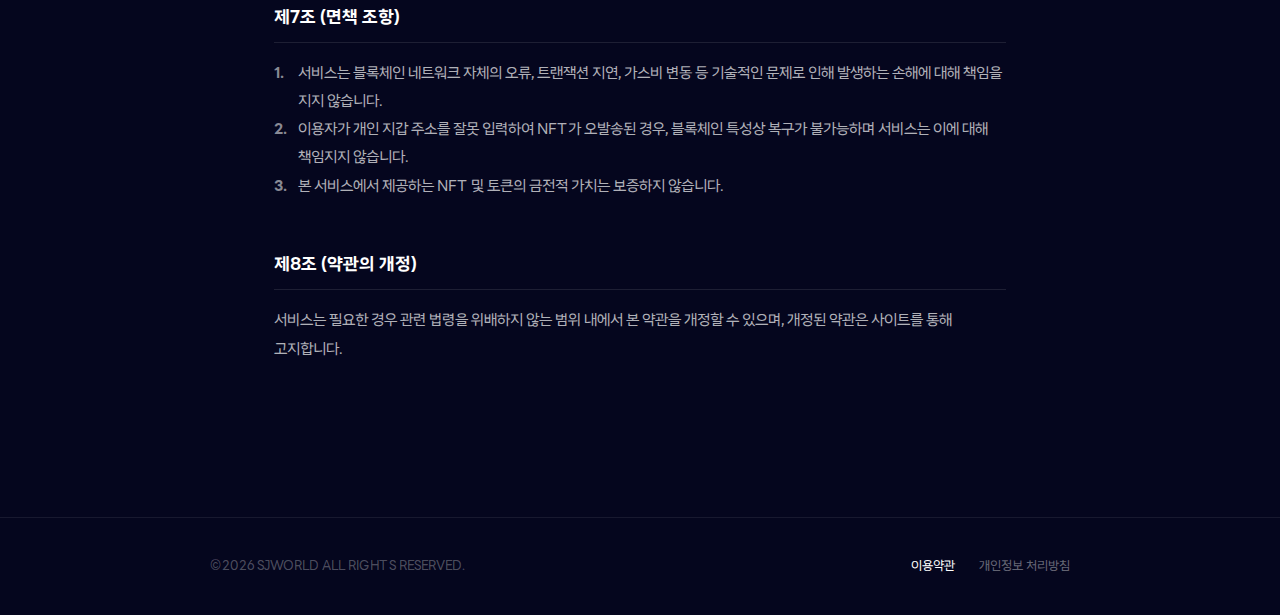
<file: terms.html>
<!DOCTYPE html>
<html lang="ko">
<head>
    <meta charset="UTF-8">
    <meta name="viewport" content="width=device-width, initial-scale=1.0">
    <title>이용약관 - SJ World</title>
    <link rel="icon" type="image/png" href="img/favicon.png">
    <link rel="shortcut icon" type="image/png" href="img/favicon.png">
    <link rel="apple-touch-icon" href="img/favicon.png">
    <link rel="preload" href="font/LINESeedKR-Rg.woff2" as="font" type="font/woff2" crossorigin>
    <link rel="preload" href="font/LINESeedKR-Bd.woff2" as="font" type="font/woff2" crossorigin>
    <link rel="stylesheet" href="styles.css">
    <style>
        /* styles.css의 hv-scroll 잠금을 정책 페이지에서 해제 */
        body {
            background: #05061E;
            color: #fff;
            min-height: 100vh !important;
            max-height: none !important;
            overflow: visible !important;
            overflow-x: clip !important;
        }

        .policy-wrap {
            max-width: 860px;
            margin: 0 auto;
            padding: 140px 5vw 100px;
        }

        .policy-title {
            font-size: clamp(2rem, 5vw, 3.5rem);
            font-weight: 700;
            line-height: 1.15;
            margin-bottom: 12px;
        }

        .policy-date {
            font-size: 0.9rem;
            color: rgba(255,255,255,0.45);
            margin-bottom: 64px;
        }

        .policy-divider {
            width: 100%;
            height: 1px;
            background: rgba(255,255,255,0.12);
            margin-bottom: 56px;
        }

        .policy-section {
            margin-bottom: 52px;
        }

        .policy-section-title {
            font-size: 1.1rem;
            font-weight: 700;
            color: #fff;
            margin-bottom: 18px;
            padding-bottom: 12px;
            border-bottom: 1px solid rgba(255,255,255,0.1);
        }

        .policy-text {
            font-size: 0.95rem;
            line-height: 1.9;
            color: rgba(255,255,255,0.7);
        }

        .policy-text + .policy-text {
            margin-top: 10px;
        }

        .policy-list {
            margin: 10px 0;
            padding-left: 0;
            list-style: none;
        }

        .policy-list li {
            font-size: 0.95rem;
            line-height: 1.85;
            color: rgba(255,255,255,0.7);
            padding-left: 1.3em;
            position: relative;
        }

        .policy-list li::before {
            content: "·";
            position: absolute;
            left: 0;
            color: rgba(255,255,255,0.4);
        }

        .policy-list.ordered {
            counter-reset: item;
        }

        .policy-list.ordered > li {
            counter-increment: item;
            padding-left: 1.6em;
        }

        .policy-list.ordered > li::before {
            content: counter(item) ".";
            font-weight: 600;
            color: rgba(255,255,255,0.55);
        }

        .policy-sublist {
            margin: 6px 0 6px 1.2em;
            padding-left: 0;
            list-style: none;
        }

        .policy-sublist li {
            font-size: 0.9rem;
            line-height: 1.8;
            color: rgba(255,255,255,0.58);
            padding-left: 1.8em;
            position: relative;
        }

        .policy-sublist li::before {
            position: absolute;
            left: 0;
            color: rgba(255,255,255,0.35);
            font-weight: 600;
        }

        .policy-notice {
            margin-top: 16px;
            padding: 20px 24px;
            background: rgba(255,255,255,0.04);
            border-radius: 8px;
            border: 1px solid rgba(255,255,255,0.08);
        }

        .policy-notice p {
            font-size: 0.88rem;
            line-height: 1.8;
            color: rgba(255,255,255,0.5);
        }

        /* GNB */
        .gnb-policy {
            position: fixed;
            top: 0; left: 0; right: 0;
            z-index: 1000;
            background: rgba(5, 6, 30, 0.92);
            backdrop-filter: blur(12px);
            -webkit-backdrop-filter: blur(12px);
            border-bottom: 1px solid rgba(255,255,255,0.08);
        }

        .gnb-policy-inner {
            max-width: 1600px;
            margin: 0 auto;
            padding: 0 5vw;
            height: 72px;
            display: flex;
            align-items: center;
            justify-content: space-between;
        }

        .gnb-policy-logo { height: 28px; width: auto; }

        .gnb-policy-back {
            display: flex;
            align-items: center;
            gap: 8px;
            font-size: 0.9rem;
            color: rgba(255,255,255,0.65);
            text-decoration: none;
            transition: color 0.2s;
        }

        .gnb-policy-back:hover { color: #fff; }
        .gnb-policy-back svg { width: 16px; height: 16px; }

        /* 푸터 */
        .footer-policy {
            border-top: 1px solid rgba(255,255,255,0.08);
            padding: 40px 5vw;
        }

        .footer-policy-inner {
            max-width: 860px;
            margin: 0 auto;
            display: flex;
            align-items: center;
            justify-content: space-between;
            gap: 24px;
            flex-wrap: wrap;
        }

        .footer-policy-copy {
            font-size: 0.8rem;
            color: rgba(255,255,255,0.3);
        }

        .footer-policy-links {
            display: flex;
            gap: 24px;
        }

        .footer-policy-links a {
            font-size: 0.8rem;
            color: rgba(255,255,255,0.4);
            text-decoration: none;
            transition: color 0.2s;
        }

        .footer-policy-links a:hover,
        .footer-policy-links a.active { color: #fff; }

        @media (max-width: 768px) {
            .policy-wrap { padding: 110px 24px 80px; }
            .footer-policy-inner { flex-direction: column; align-items: flex-start; gap: 14px; }
        }
    </style>
</head>
<body>

    <nav class="gnb-policy">
        <div class="gnb-policy-inner">
            <a href="index.html">
                <img src="img/logo.png" alt="SJ World" class="gnb-policy-logo">
            </a>
            <a href="index.html" class="gnb-policy-back">
                <svg viewBox="0 0 16 16" fill="none" xmlns="http://www.w3.org/2000/svg">
                    <path d="M10 12L6 8L10 4" stroke="currentColor" stroke-width="1.5" stroke-linecap="round" stroke-linejoin="round"/>
                </svg>
                홈으로 돌아가기
            </a>
        </div>
    </nav>

    <main class="policy-wrap">

        <h1 class="policy-title">서비스 이용약관</h1>
        <p class="policy-date">최종 업데이트: 2026년 3월 15일</p>

        <div class="policy-divider"></div>

        <div class="policy-section">
            <h2 class="policy-section-title">제1조 (목적)</h2>
            <p class="policy-text">
                본 약관은 SJ World(이하 "서비스")가 제공하는 SJ NFT 발급 및 블록체인 관련 제반 서비스의 이용과 관련하여, 서비스 제공자와 이용자의 권리, 의무 및 책임사항을 규정함을 목적으로 합니다.
            </p>
        </div>

        <div class="policy-section">
            <h2 class="policy-section-title">제2조 (용어의 정의)</h2>
            <ol class="policy-list ordered">
                <li>"SJ NFT"라 함은 블록체인 기술을 활용하여 SJ World 맴버를 증명하는 대체 불가능한 토큰(Non-Fungible Token)을 말합니다.</li>
                <li>"이용자"라 함은 본 약관에 따라 서비스를 신청하고 NFT를 발급받은 사람을 말합니다.</li>
                <li>"개인 지갑(Wallet)"이라 함은 NFT를 보관하고 전송받기 위해 이용자가 생성한 가상자산 지갑을 말합니다.</li>
            </ol>
        </div>

        <div class="policy-section">
            <h2 class="policy-section-title">제3조 (서비스의 내용)</h2>
            <p class="policy-text">서비스는 다음과 같은 기능을 제공합니다.</p>
            <ol class="policy-list ordered">
                <li>SJ NFT 발행(Minting) 및 이용자 지갑으로의 전송</li>
                <li>블록체인 기반의 SJ World 활동 기록 및 인증</li>
                <li>커뮤니티(DAO) 참여 권한 및 활동에 따른 보상(리워드) 제공</li>
            </ol>
        </div>

        <div class="policy-section">
            <h2 class="policy-section-title">제4조 (이용 신청 및 자격)</h2>
            <ol class="policy-list ordered">
                <li>이용자는 서비스가 정한 양식(구글폼 등)에 따라 정확한 정보를 기재하여 신청해야 합니다.</li>
                <li>타인의 정보를 도용하거나 허위 정보를 등록한 경우, 서비스 이용이 제한되며 기 발급된 NFT는 소각(Burn) 또는 무효화될 수 있습니다.</li>
            </ol>
        </div>

        <div class="policy-section">
            <h2 class="policy-section-title">제5조 (NFT의 소유 및 관리)</h2>
            <ol class="policy-list ordered">
                <li>
                    <strong>소유권:</strong> 발급된 SJ NFT의 소유권은 이용자에게 있습니다. 단, NFT에 포함된 이미지, 로고, 디자인에 대한 저작권은 SJ World 운영회사인 '글로벌에듀커넥트'에 있습니다.
                </li>
                <li>
                    <strong>관리 책임:</strong> 이용자는 자신의 개인 지갑 비밀번호(Private Key) 및 복구 구문(Seed Phrase)을 스스로 관리해야 합니다. 이용자의 관리 소홀로 인한 지갑 해킹, NFT 분실 등에 대해 서비스 제공자는 책임을 지지 않습니다.
                </li>
            </ol>
        </div>

        <div class="policy-section">
            <h2 class="policy-section-title">제6조 (서비스 이용의 제한 및 NFT 회수)</h2>
            <p class="policy-text">서비스는 다음 각 호의 경우 사전 통보 없이 이용자의 권한을 정지하거나 발급된 NFT의 효력을 정지시킬 수 있습니다.</p>
            <ol class="policy-list ordered">
                <li>NFT를 타인에게 부정한 방법으로 거래를 시도한 경우</li>
                <li>서비스의 운영을 고의로 방해하거나 커뮤니티(DAO) 내에서 부적절한 행위를 한 경우</li>
                <li>대한민국 법에 위반되는 행위 및 사회적 물의를 일으켰을 경우</li>
            </ol>
        </div>

        <div class="policy-section">
            <h2 class="policy-section-title">제7조 (면책 조항)</h2>
            <ol class="policy-list ordered">
                <li>서비스는 블록체인 네트워크 자체의 오류, 트랜잭션 지연, 가스비 변동 등 기술적인 문제로 인해 발생하는 손해에 대해 책임을 지지 않습니다.</li>
                <li>이용자가 개인 지갑 주소를 잘못 입력하여 NFT가 오발송된 경우, 블록체인 특성상 복구가 불가능하며 서비스는 이에 대해 책임지지 않습니다.</li>
                <li>본 서비스에서 제공하는 NFT 및 토큰의 금전적 가치는 보증하지 않습니다.</li>
            </ol>
        </div>

        <div class="policy-section">
            <h2 class="policy-section-title">제8조 (약관의 개정)</h2>
            <p class="policy-text">
                서비스는 필요한 경우 관련 법령을 위배하지 않는 범위 내에서 본 약관을 개정할 수 있으며, 개정된 약관은 사이트를 통해 고지합니다.
            </p>
        </div>

    </main>

    <footer class="footer-policy">
        <div class="footer-policy-inner">
            <p class="footer-policy-copy">©2026 SJWORLD ALL RIGHTS RESERVED.</p>
            <nav class="footer-policy-links">
                <a href="terms.html" class="active">이용약관</a>
                <a href="privacy.html">개인정보 처리방침</a>
            </nav>
        </div>
    </footer>

</body>
</html>
</file>
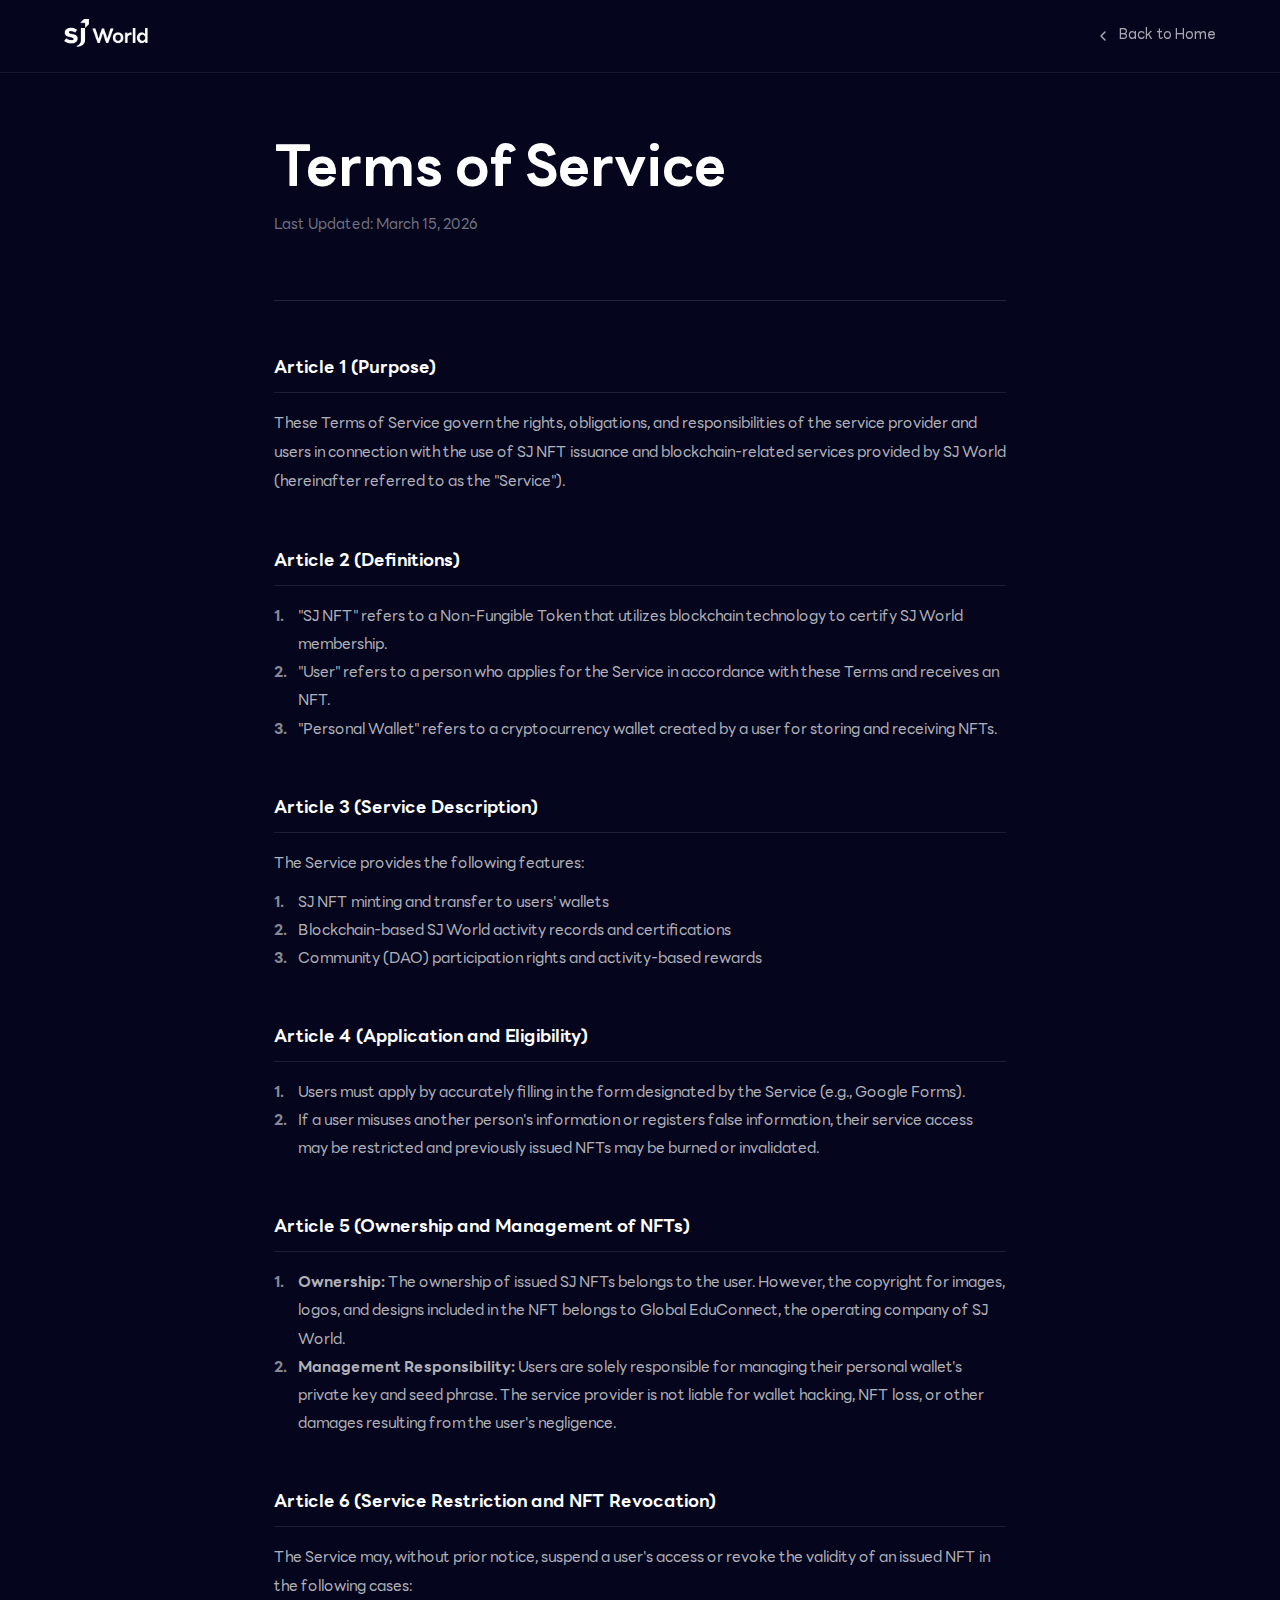
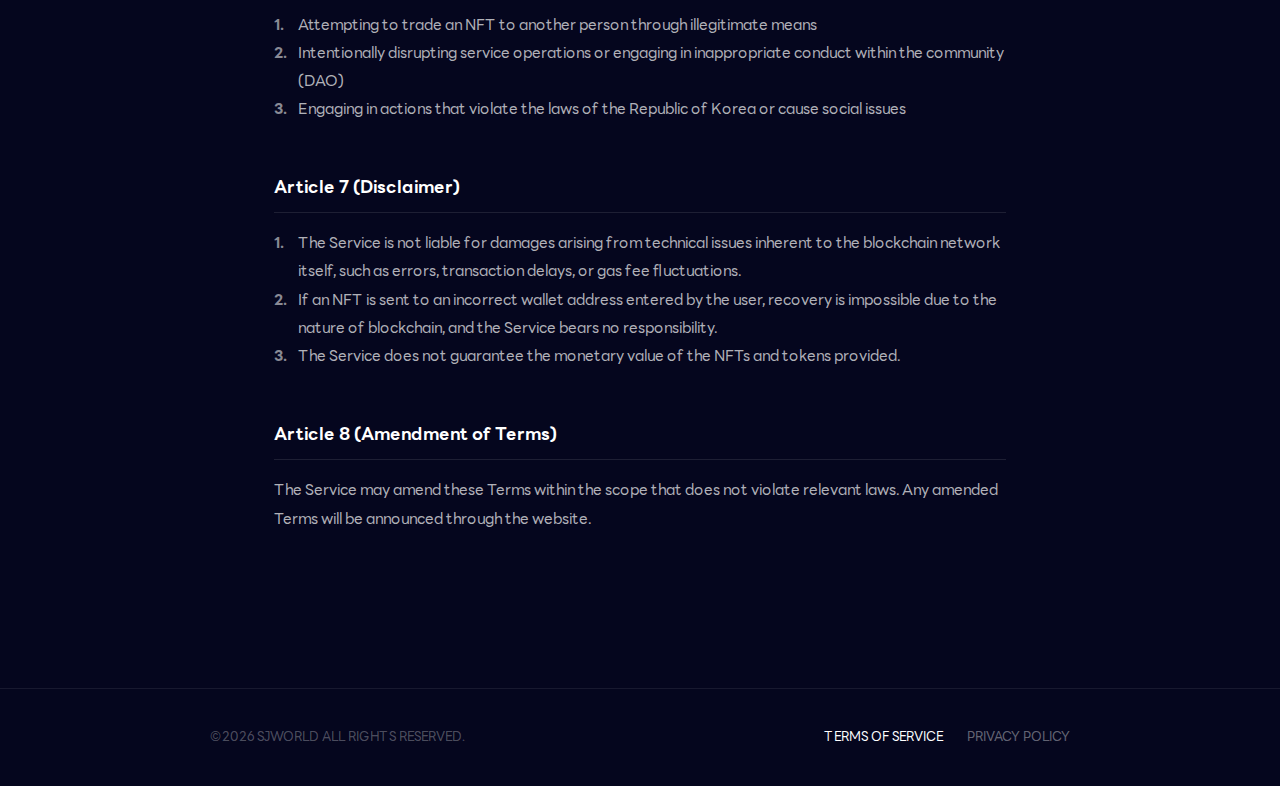
<file: terms_en.html>
<!DOCTYPE html>
<html lang="en">
<head>
    <meta charset="UTF-8">
    <meta name="viewport" content="width=device-width, initial-scale=1.0">
    <title>Terms of Service - SJ World</title>
    <link rel="icon" type="image/png" href="img/favicon.png">
    <link rel="shortcut icon" type="image/png" href="img/favicon.png">
    <link rel="apple-touch-icon" href="img/favicon.png">
    <link rel="preload" href="font/LINESeedKR-Rg.woff2" as="font" type="font/woff2" crossorigin>
    <link rel="preload" href="font/LINESeedKR-Bd.woff2" as="font" type="font/woff2" crossorigin>
    <link rel="stylesheet" href="styles.css">
    <style>
        /* styles.css의 hv-scroll 잠금을 정책 페이지에서 해제 */
        body {
            background: #05061E;
            color: #fff;
            min-height: 100vh !important;
            max-height: none !important;
            overflow: visible !important;
            overflow-x: clip !important;
        }

        .policy-wrap {
            max-width: 860px;
            margin: 0 auto;
            padding: 140px 5vw 100px;
        }

        .policy-title {
            font-size: clamp(2rem, 5vw, 3.5rem);
            font-weight: 700;
            line-height: 1.15;
            margin-bottom: 12px;
        }

        .policy-date {
            font-size: 0.9rem;
            color: rgba(255,255,255,0.45);
            margin-bottom: 64px;
        }

        .policy-divider {
            width: 100%;
            height: 1px;
            background: rgba(255,255,255,0.12);
            margin-bottom: 56px;
        }

        .policy-section {
            margin-bottom: 52px;
        }

        .policy-section-title {
            font-size: 1.1rem;
            font-weight: 700;
            color: #fff;
            margin-bottom: 18px;
            padding-bottom: 12px;
            border-bottom: 1px solid rgba(255,255,255,0.1);
        }

        .policy-text {
            font-size: 0.95rem;
            line-height: 1.9;
            color: rgba(255,255,255,0.7);
        }

        .policy-text + .policy-text {
            margin-top: 10px;
        }

        .policy-list {
            margin: 10px 0;
            padding-left: 0;
            list-style: none;
        }

        .policy-list li {
            font-size: 0.95rem;
            line-height: 1.85;
            color: rgba(255,255,255,0.7);
            padding-left: 1.3em;
            position: relative;
        }

        .policy-list li::before {
            content: "·";
            position: absolute;
            left: 0;
            color: rgba(255,255,255,0.4);
        }

        .policy-list.ordered {
            counter-reset: item;
        }

        .policy-list.ordered > li {
            counter-increment: item;
            padding-left: 1.6em;
        }

        .policy-list.ordered > li::before {
            content: counter(item) ".";
            font-weight: 600;
            color: rgba(255,255,255,0.55);
        }

        .policy-sublist {
            margin: 6px 0 6px 1.2em;
            padding-left: 0;
            list-style: none;
        }

        .policy-sublist li {
            font-size: 0.9rem;
            line-height: 1.8;
            color: rgba(255,255,255,0.58);
            padding-left: 1.8em;
            position: relative;
        }

        .policy-sublist li::before {
            position: absolute;
            left: 0;
            color: rgba(255,255,255,0.35);
            font-weight: 600;
        }

        .policy-notice {
            margin-top: 16px;
            padding: 20px 24px;
            background: rgba(255,255,255,0.04);
            border-radius: 8px;
            border: 1px solid rgba(255,255,255,0.08);
        }

        .policy-notice p {
            font-size: 0.88rem;
            line-height: 1.8;
            color: rgba(255,255,255,0.5);
        }

        /* GNB */
        .gnb-policy {
            position: fixed;
            top: 0; left: 0; right: 0;
            z-index: 1000;
            background: rgba(5, 6, 30, 0.92);
            backdrop-filter: blur(12px);
            -webkit-backdrop-filter: blur(12px);
            border-bottom: 1px solid rgba(255,255,255,0.08);
        }

        .gnb-policy-inner {
            max-width: 1600px;
            margin: 0 auto;
            padding: 0 5vw;
            height: 72px;
            display: flex;
            align-items: center;
            justify-content: space-between;
        }

        .gnb-policy-logo { height: 28px; width: auto; }

        .gnb-policy-back {
            display: flex;
            align-items: center;
            gap: 8px;
            font-size: 0.9rem;
            color: rgba(255,255,255,0.65);
            text-decoration: none;
            transition: color 0.2s;
        }

        .gnb-policy-back:hover { color: #fff; }
        .gnb-policy-back svg { width: 16px; height: 16px; }

        /* 푸터 */
        .footer-policy {
            border-top: 1px solid rgba(255,255,255,0.08);
            padding: 40px 5vw;
        }

        .footer-policy-inner {
            max-width: 860px;
            margin: 0 auto;
            display: flex;
            align-items: center;
            justify-content: space-between;
            gap: 24px;
            flex-wrap: wrap;
        }

        .footer-policy-copy {
            font-size: 0.8rem;
            color: rgba(255,255,255,0.3);
        }

        .footer-policy-links {
            display: flex;
            gap: 24px;
        }

        .footer-policy-links a {
            font-size: 0.8rem;
            color: rgba(255,255,255,0.4);
            text-decoration: none;
            transition: color 0.2s;
        }

        .footer-policy-links a:hover,
        .footer-policy-links a.active { color: #fff; }

        @media (max-width: 768px) {
            .policy-wrap { padding: 110px 24px 80px; }
            .footer-policy-inner { flex-direction: column; align-items: flex-start; gap: 14px; }
        }
    </style>
</head>
<body>

    <nav class="gnb-policy">
        <div class="gnb-policy-inner">
            <a href="index_en.html">
                <img src="img/logo.png" alt="SJ World" class="gnb-policy-logo">
            </a>
            <a href="index_en.html" class="gnb-policy-back">
                <svg viewBox="0 0 16 16" fill="none" xmlns="http://www.w3.org/2000/svg">
                    <path d="M10 12L6 8L10 4" stroke="currentColor" stroke-width="1.5" stroke-linecap="round" stroke-linejoin="round"/>
                </svg>
                Back to Home
            </a>
        </div>
    </nav>

    <main class="policy-wrap">

        <h1 class="policy-title">Terms of Service</h1>
        <p class="policy-date">Last Updated: March 15, 2026</p>

        <div class="policy-divider"></div>

        <div class="policy-section">
            <h2 class="policy-section-title">Article 1 (Purpose)</h2>
            <p class="policy-text">
                These Terms of Service govern the rights, obligations, and responsibilities of the service provider and users in connection with the use of SJ NFT issuance and blockchain-related services provided by SJ World (hereinafter referred to as the "Service").
            </p>
        </div>

        <div class="policy-section">
            <h2 class="policy-section-title">Article 2 (Definitions)</h2>
            <ol class="policy-list ordered">
                <li>"SJ NFT" refers to a Non-Fungible Token that utilizes blockchain technology to certify SJ World membership.</li>
                <li>"User" refers to a person who applies for the Service in accordance with these Terms and receives an NFT.</li>
                <li>"Personal Wallet" refers to a cryptocurrency wallet created by a user for storing and receiving NFTs.</li>
            </ol>
        </div>

        <div class="policy-section">
            <h2 class="policy-section-title">Article 3 (Service Description)</h2>
            <p class="policy-text">The Service provides the following features:</p>
            <ol class="policy-list ordered">
                <li>SJ NFT minting and transfer to users' wallets</li>
                <li>Blockchain-based SJ World activity records and certifications</li>
                <li>Community (DAO) participation rights and activity-based rewards</li>
            </ol>
        </div>

        <div class="policy-section">
            <h2 class="policy-section-title">Article 4 (Application and Eligibility)</h2>
            <ol class="policy-list ordered">
                <li>Users must apply by accurately filling in the form designated by the Service (e.g., Google Forms).</li>
                <li>If a user misuses another person's information or registers false information, their service access may be restricted and previously issued NFTs may be burned or invalidated.</li>
            </ol>
        </div>

        <div class="policy-section">
            <h2 class="policy-section-title">Article 5 (Ownership and Management of NFTs)</h2>
            <ol class="policy-list ordered">
                <li>
                    <strong>Ownership:</strong> The ownership of issued SJ NFTs belongs to the user. However, the copyright for images, logos, and designs included in the NFT belongs to Global EduConnect, the operating company of SJ World.
                </li>
                <li>
                    <strong>Management Responsibility:</strong> Users are solely responsible for managing their personal wallet's private key and seed phrase. The service provider is not liable for wallet hacking, NFT loss, or other damages resulting from the user's negligence.
                </li>
            </ol>
        </div>

        <div class="policy-section">
            <h2 class="policy-section-title">Article 6 (Service Restriction and NFT Revocation)</h2>
            <p class="policy-text">The Service may, without prior notice, suspend a user's access or revoke the validity of an issued NFT in the following cases:</p>
            <ol class="policy-list ordered">
                <li>Attempting to trade an NFT to another person through illegitimate means</li>
                <li>Intentionally disrupting service operations or engaging in inappropriate conduct within the community (DAO)</li>
                <li>Engaging in actions that violate the laws of the Republic of Korea or cause social issues</li>
            </ol>
        </div>

        <div class="policy-section">
            <h2 class="policy-section-title">Article 7 (Disclaimer)</h2>
            <ol class="policy-list ordered">
                <li>The Service is not liable for damages arising from technical issues inherent to the blockchain network itself, such as errors, transaction delays, or gas fee fluctuations.</li>
                <li>If an NFT is sent to an incorrect wallet address entered by the user, recovery is impossible due to the nature of blockchain, and the Service bears no responsibility.</li>
                <li>The Service does not guarantee the monetary value of the NFTs and tokens provided.</li>
            </ol>
        </div>

        <div class="policy-section">
            <h2 class="policy-section-title">Article 8 (Amendment of Terms)</h2>
            <p class="policy-text">
                The Service may amend these Terms within the scope that does not violate relevant laws. Any amended Terms will be announced through the website.
            </p>
        </div>

    </main>

    <footer class="footer-policy">
        <div class="footer-policy-inner">
            <p class="footer-policy-copy">©2026 SJWORLD ALL RIGHTS RESERVED.</p>
            <nav class="footer-policy-links">
                <a href="terms_en.html" class="active">TERMS OF SERVICE</a>
                <a href="privacy_en.html">PRIVACY POLICY</a>
            </nav>
        </div>
    </footer>

</body>
</html>
</file>
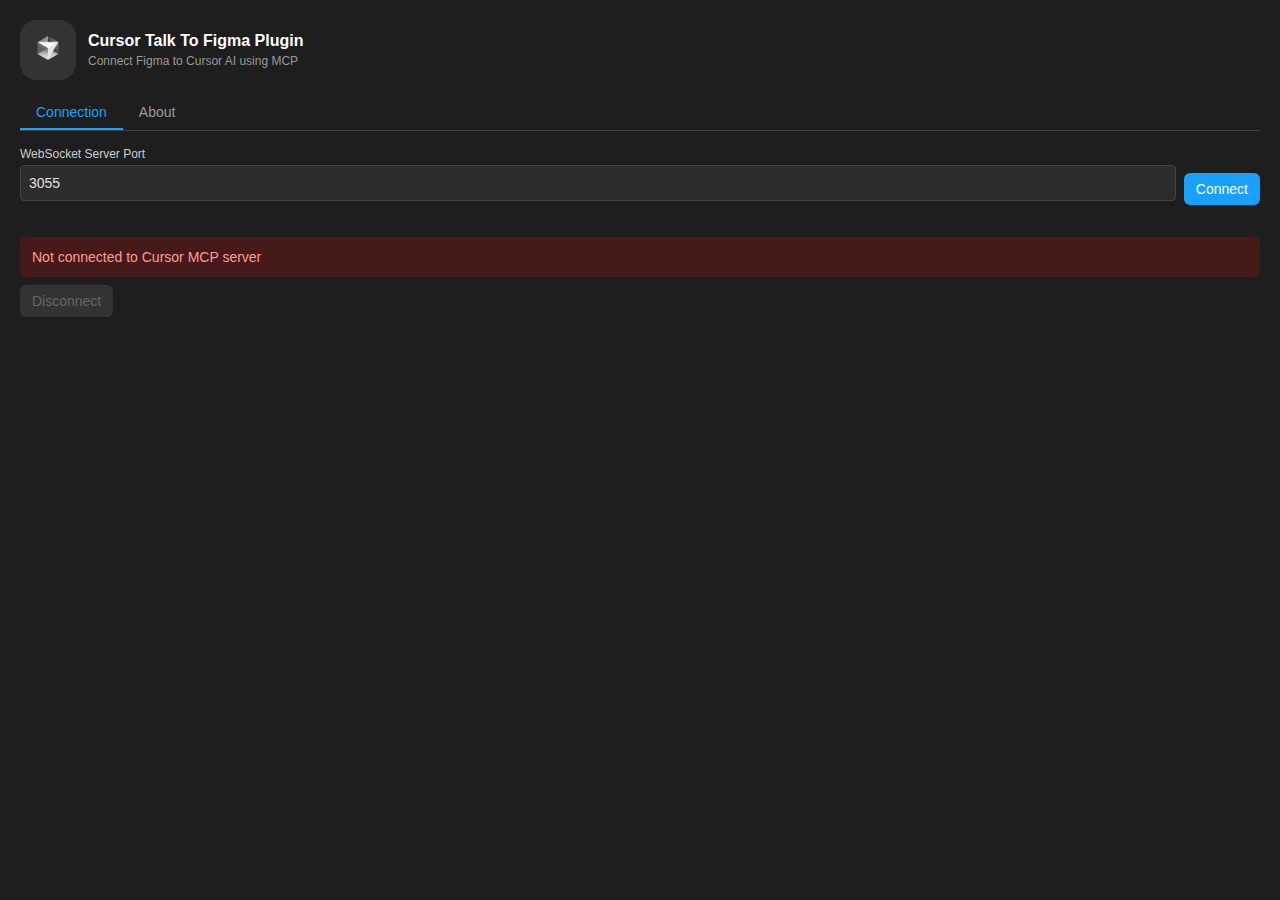
<file: src/cursor_mcp_plugin/ui.html>
<!DOCTYPE html>
<html>
  <head>
    <meta charset="utf-8" />
    <title>Cursor MCP Plugin</title>
    <style>
      body {
        font-family: -apple-system, BlinkMacSystemFont, "Segoe UI", Roboto,
          Helvetica, Arial, sans-serif;
        margin: 0;
        padding: 20px;
        color: #e0e0e0;
        background-color: #1e1e1e;
      }
      .container {
        display: flex;
        flex-direction: column;
        height: 100%;
      }
      h1 {
        font-size: 16px;
        font-weight: 600;
        margin-bottom: 10px;
        color: #ffffff;
      }
      h2 {
        font-size: 14px;
        font-weight: 600;
        margin-top: 20px;
        margin-bottom: 8px;
        color: #ffffff;
      }
      button {
        background-color: #18a0fb;
        border: none;
        color: white;
        padding: 8px 12px;
        border-radius: 6px;
        margin-top: 8px;
        margin-bottom: 8px;
        cursor: pointer;
        font-size: 14px;
        transition: background-color 0.2s;
      }
      button:hover {
        background-color: #0d8ee0;
      }
      button.secondary {
        background-color: #3d3d3d;
        color: #e0e0e0;
      }
      button.secondary:hover {
        background-color: #4d4d4d;
      }
      button:disabled {
        background-color: #333333;
        color: #666666;
        cursor: not-allowed;
      }
      input {
        border: 1px solid #444444;
        border-radius: 4px;
        padding: 8px;
        margin-bottom: 12px;
        font-size: 14px;
        width: 100%;
        box-sizing: border-box;
        background-color: #2d2d2d;
        color: #e0e0e0;
      }
      label {
        display: block;
        margin-bottom: 4px;
        font-size: 12px;
        font-weight: 500;
        color: #cccccc;
      }
      .status {
        margin-top: 16px;
        padding: 12px;
        border-radius: 6px;
        font-size: 14px;
      }
      .status.connected {
        background-color: #1a472a;
        color: #4ade80;
      }
      .status.disconnected {
        background-color: #471a1a;
        color: #ff9999;
      }
      .status.info {
        background-color: #1a3147;
        color: #66b3ff;
      }
      .section {
        margin-bottom: 24px;
      }
      .hidden {
        display: none;
      }
      .logo {
        width: 50px;
        height: 50px;
      }
      .header {
        display: flex;
        align-items: center;
        margin-bottom: 16px;
      }
      .header-text {
        margin-left: 12px;
      }
      .header-text h1 {
        margin: 0;
        font-size: 16px;
      }
      .header-text p {
        margin: 4px 0 0 0;
        font-size: 12px;
        color: #999999;
      }
      .tabs {
        display: flex;
        border-bottom: 1px solid #444444;
        margin-bottom: 16px;
      }
      .tab {
        padding: 8px 16px;
        cursor: pointer;
        font-size: 14px;
        font-weight: 500;
        color: #999999;
      }
      .tab.active {
        border-bottom: 2px solid #18a0fb;
        color: #18a0fb;
      }
      .tab-content {
        display: none;
      }
      .tab-content.active {
        display: block;
      }
      .link {
        color: #18a0fb;
        text-decoration: none;
        cursor: pointer;
      }
      .link:hover {
        text-decoration: underline;
      }
      .header-logo {
        padding: 16px;
        border-radius: 16px;
        background-color: #333;
      }
      .header-logo-image {
        width: 24px;
        height: 24px;
        object-fit: contain;
      }
      /* Progress styles */
      .operation-complete {
        color: #4ade80;
      }
      .operation-error {
        color: #ff9999;
      }
    </style>
  </head>
  <body>
    <div class="container">
      <div class="header">
        <div class="header-logo">
          <img
            class="header-logo-image"
            src="[data-uri]"
          />
        </div>
        <div class="header-text">
          <h1>Cursor Talk To Figma Plugin</h1>
          <p>Connect Figma to Cursor AI using MCP</p>
        </div>
      </div>

      <div class="tabs">
        <div id="tab-connection" class="tab active">Connection</div>
        <div id="tab-about" class="tab">About</div>
      </div>

      <div id="content-connection" class="tab-content active">
        <div class="section">
          <label for="port">WebSocket Server Port</label>
          <div style="display: flex; gap: 8px">
            <input
              type="number"
              id="port"
              placeholder="3055"
              value="3055"
              min="1024"
              max="65535"
            />
            <button id="btn-connect" class="primary">Connect</button>
          </div>
        </div>

        <div id="connection-status" class="status disconnected">
          Not connected to Cursor MCP server
        </div>

        <div class="section">
          <button id="btn-disconnect" class="secondary" disabled>
            Disconnect
          </button>
        </div>
        
        <!-- Add Progress Bar Section -->
        <div id="progress-container" class="section hidden">
          <h2>Operation Progress</h2>
          <div id="progress-message">No operation in progress</div>
          <div style="width: 100%; background-color: #444; border-radius: 4px; margin-top: 8px;">
            <div id="progress-bar" style="width: 0%; height: 8px; background-color: #18a0fb; border-radius: 4px; transition: width 0.3s;"></div>
          </div>
          <div style="display: flex; justify-content: space-between; margin-top: 4px; font-size: 12px;">
            <div id="progress-status">Not started</div>
            <div id="progress-percentage">0%</div>
          </div>
        </div>
      </div>

      <div id="content-about" class="tab-content">
        <div class="section">
          <h2>About Cursor Talk To Figma Plugin</h2>
          <p>
            This plugin allows Cursor AI to communicate with Figma, enabling
            AI-assisted design operations. created by
            <a
              class="link"
              onclick="window.open(`https://github.com/sonnylazuardi`, '_blank')"
              >Sonny</a
            >
          </p>
          <p>Version: 1.0.0</p>

          <h2>How to Use</h2>
          <ol>
            <li>Make sure the MCP server is running in Cursor</li>
            <li>Connect to the server using the port number (default: 3055)</li>
            <li>Once connected, you can interact with Figma through Cursor</li>
          </ol>
        </div>
      </div>
    </div>

    <script>
      // WebSocket connection state
      const state = {
        connected: false,
        socket: null,
        serverPort: 3055,
        pendingRequests: new Map(),
        channel: null,
      };

      // UI Elements
      const portInput = document.getElementById("port");
      const connectButton = document.getElementById("btn-connect");
      const disconnectButton = document.getElementById("btn-disconnect");
      const connectionStatus = document.getElementById("connection-status");

      // Tabs
      const tabs = document.querySelectorAll(".tab");
      const tabContents = document.querySelectorAll(".tab-content");

      // Add UI elements for progress tracking
      const progressContainer = document.getElementById("progress-container");
      const progressBar = document.getElementById("progress-bar");
      const progressMessage = document.getElementById("progress-message");
      const progressStatus = document.getElementById("progress-status");
      const progressPercentage = document.getElementById("progress-percentage");

      // Initialize UI
      function updateConnectionStatus(isConnected, message) {
        state.connected = isConnected;
        connectionStatus.innerHTML =
          message ||
          (isConnected
            ? "Connected to Cursor MCP server"
            : "Not connected to Cursor MCP server");
        connectionStatus.className = `status ${
          isConnected ? "connected" : "disconnected"
        }`;

        connectButton.disabled = isConnected;
        disconnectButton.disabled = !isConnected;
        portInput.disabled = isConnected;
      }

      // Connect to WebSocket server
      async function connectToServer(port) {
        try {
          if (state.connected && state.socket) {
            updateConnectionStatus(true, "Already connected to server");
            return;
          }

          state.serverPort = port;
          state.socket = new WebSocket(`ws://localhost:${port}`);

          state.socket.onopen = () => {
            // Generate random channel name
            const channelName = generateChannelName();
            console.log("Joining channel:", channelName);
            state.channel = channelName;

            // Join the channel using the same format as App.tsx
            state.socket.send(
              JSON.stringify({
                type: "join",
                channel: channelName.trim(),
              })
            );
          };

          state.socket.onmessage = (event) => {
            try {
              const data = JSON.parse(event.data);
              console.log("Received message:", data);

              if (data.type === "system") {
                // Successfully joined channel
                if (data.message && data.message.result) {
                  state.connected = true;
                  const channelName = data.channel;
                  updateConnectionStatus(
                    true,
                    `Connected to server on port ${port} in channel: <strong>${channelName}</strong>`
                  );

                  // Notify the plugin code
                  parent.postMessage(
                    {
                      pluginMessage: {
                        type: "notify",
                        message: `Connected to Cursor MCP server on port ${port} in channel: ${channelName}`,
                      },
                    },
                    "*"
                  );
                }
              } else if (data.type === "error") {
                console.error("Error:", data.message);
                updateConnectionStatus(false, `Error: ${data.message}`);
                state.socket.close();
              }

              handleSocketMessage(data);
            } catch (error) {
              console.error("Error parsing message:", error);
            }
          };

          state.socket.onclose = () => {
            state.connected = false;
            state.socket = null;
            updateConnectionStatus(false, "Disconnected from server");
          };

          state.socket.onerror = (error) => {
            console.error("WebSocket error:", error);
            updateConnectionStatus(false, "Connection error");
            state.connected = false;
            state.socket = null;
          };
        } catch (error) {
          console.error("Connection error:", error);
          updateConnectionStatus(
            false,
            `Connection error: ${error.message || "Unknown error"}`
          );
        }
      }

      // Disconnect from websocket server
      function disconnectFromServer() {
        if (state.socket) {
          state.socket.close();
          state.socket = null;
          state.connected = false;
          updateConnectionStatus(false, "Disconnected from server");
        }
      }

      // Handle messages from the WebSocket
      async function handleSocketMessage(payload) {
        const data = payload.message;
        console.log("handleSocketMessage", data);

        // If it's a response to a previous request
        if (data.id && state.pendingRequests.has(data.id)) {
          const { resolve, reject } = state.pendingRequests.get(data.id);
          state.pendingRequests.delete(data.id);

          if (data.error) {
            reject(new Error(data.error));
          } else {
            resolve(data.result);
          }
          return;
        }

        // If it's a new command
        if (data.command) {
          try {
            // Send the command to the plugin code
            parent.postMessage(
              {
                pluginMessage: {
                  type: "execute-command",
                  id: data.id,
                  command: data.command,
                  params: data.params,
                },
              },
              "*"
            );
          } catch (error) {
            // Send error back to WebSocket
            sendErrorResponse(
              data.id,
              error.message || "Error executing command"
            );
          }
        }
      }

      // Send a command to the WebSocket server
      async function sendCommand(command, params) {
        return new Promise((resolve, reject) => {
          if (!state.connected || !state.socket) {
            reject(new Error("Not connected to server"));
            return;
          }

          const id = generateId();
          state.pendingRequests.set(id, { resolve, reject });

          state.socket.send(
            JSON.stringify({
              id,
              type: "message",
              channel: state.channel,
              message: {
                id,
                command,
                params,
              },
            })
          );

          // Set timeout to reject the promise after 30 seconds
          setTimeout(() => {
            if (state.pendingRequests.has(id)) {
              state.pendingRequests.delete(id);
              reject(new Error("Request timed out"));
            }
          }, 30000);
        });
      }

      // Send success response back to WebSocket
      function sendSuccessResponse(id, result) {
        if (!state.connected || !state.socket) {
          console.error("Cannot send response: socket not connected");
          return;
        }

        state.socket.send(
          JSON.stringify({
            id,
            type: "message",
            channel: state.channel,
            message: {
              id,
              result,
            },
          })
        );
      }

      // Send error response back to WebSocket
      function sendErrorResponse(id, errorMessage) {
        if (!state.connected || !state.socket) {
          console.error("Cannot send error response: socket not connected");
          return;
        }

        state.socket.send(
          JSON.stringify({
            id,
            type: "message",
            channel: state.channel,
            message: {
              id,
              error: errorMessage,
              result: {}
            },
          })
        );
      }

      // Helper to generate unique IDs
      function generateId() {
        return (
          Date.now().toString(36) + Math.random().toString(36).substr(2, 5)
        );
      }

      // Add this function after the generateId() function
      function generateChannelName() {
        const characters = "abcdefghijklmnopqrstuvwxyz0123456789";
        let result = "";
        for (let i = 0; i < 8; i++) {
          result += characters.charAt(
            Math.floor(Math.random() * characters.length)
          );
        }
        return result;
      }

      // Tab switching
      tabs.forEach((tab) => {
        tab.addEventListener("click", () => {
          tabs.forEach((t) => t.classList.remove("active"));
          tabContents.forEach((c) => c.classList.remove("active"));

          tab.classList.add("active");
          const contentId = "content-" + tab.id.split("-")[1];
          document.getElementById(contentId).classList.add("active");
        });
      });

      // Connect to server
      connectButton.addEventListener("click", () => {
        const port = parseInt(portInput.value, 10) || 3055;
        updateConnectionStatus(false, "Connecting...");
        connectionStatus.className = "status info";
        connectToServer(port);
      });

      // Disconnect from server
      disconnectButton.addEventListener("click", () => {
        updateConnectionStatus(false, "Disconnecting...");
        connectionStatus.className = "status info";
        disconnectFromServer();
      });

      // Function to update progress UI
      function updateProgressUI(progressData) {
        // Show progress container if hidden
        progressContainer.classList.remove("hidden");
        
        // Update progress bar
        const progress = progressData.progress || 0;
        progressBar.style.width = `${progress}%`;
        progressPercentage.textContent = `${progress}%`;
        
        // Update message
        progressMessage.textContent = progressData.message || "Operation in progress";
        
        // Update status text based on operation state
        if (progressData.status === 'started') {
          progressStatus.textContent = "Started";
          progressStatus.className = "";
        } else if (progressData.status === 'in_progress') {
          progressStatus.textContent = "In Progress";
          progressStatus.className = "";
        } else if (progressData.status === 'completed') {
          progressStatus.textContent = "Completed";
          progressStatus.className = "operation-complete";
          
          // Hide progress container after 5 seconds
          setTimeout(() => {
            progressContainer.classList.add("hidden");
          }, 5000);
        } else if (progressData.status === 'error') {
          progressStatus.textContent = "Error";
          progressStatus.className = "operation-error";
        }
      }

      // Send operation progress update to server
      function sendProgressUpdateToServer(progressData) {
        if (!state.connected || !state.socket) {
          console.error("Cannot send progress update: socket not connected");
          return;
        }
        
        console.log("Sending progress update to server:", progressData);
        
        state.socket.send(
          JSON.stringify({
            id: progressData.commandId,
            type: "progress_update",
            channel: state.channel,
            message: {
              id: progressData.commandId,
              type: "progress_update",
              data: progressData
            }
          })
        );
      }
      
      // Reset progress UI
      function resetProgressUI() {
        progressContainer.classList.add("hidden");
        progressBar.style.width = "0%";
        progressMessage.textContent = "No operation in progress";
        progressStatus.textContent = "Not started";
        progressStatus.className = "";
        progressPercentage.textContent = "0%";
      }

      // Listen for messages from the plugin code
      window.onmessage = (event) => {
        const message = event.data.pluginMessage;
        if (!message) return;

        console.log("Received message from plugin:", message);

        switch (message.type) {
          case "connection-status":
            updateConnectionStatus(message.connected, message.message);
            break;
          case "auto-connect":
            connectButton.click();
            break;
          case "auto-disconnect":
            disconnectButton.click();
            break;
          case "command-result":
            // Forward the result from plugin code back to WebSocket
            sendSuccessResponse(message.id, message.result);
            break;
          case "command-error":
            // Forward the error from plugin code back to WebSocket
            sendErrorResponse(message.id, message.error);
            break;
          case "command_progress":
            // Update UI with progress information
            updateProgressUI(message);
            // Forward progress update to server
            sendProgressUpdateToServer(message);
            break;
        }
      };
    </script>
  </body>
</html>
</file>
<file: styles.css>
/* =========================
   로컬 폰트 적용 (400/700)
   - 기존 디자인/레이아웃 유지 위해 font-family 명을 그대로 사용
   - woff2만 사용(가장 최적화)
   ========================= */
@font-face {
    font-family: 'LINE Seed Sans KR';
    src: url('font/LINESeedKR-Rg.woff2') format('woff2');
    font-weight: 400;
    font-style: normal;
    font-display: swap;
}

@font-face {
    font-family: 'LINE Seed Sans KR';
    src: url('font/LINESeedKR-Bd.woff2') format('woff2');
    font-weight: 700;
    font-style: normal;
    font-display: swap;
}

* {
    margin: 0;
    padding: 0;
    box-sizing: border-box;
}

html {
    scroll-behavior: smooth;
    /* 100vw(슬로건 등)로 인한 가로 오버플로우 방지 */
    overflow-x: clip;
}

body {
    font-family: 'LINE Seed Sans KR', -apple-system, BlinkMacSystemFont, 'Segoe UI', Roboto, 'Helvetica Neue', Arial, sans-serif;
    color: rgba(51, 51, 51, 1);
    /* 일부 브라우저에서 body만으로는 100vw 오버플로우가 남는 케이스가 있어 clip로 통일 */
    overflow-x: clip;
    background: rgba(0, 0, 0, 1);
}

/* ✅ visualViewport 기반 CSS 변수 기본값(구형 브라우저 안전장치) */
:root {
    --vv-top: 0px;
    --vv-bottom: 0px;
    --vvh: 100vh;
    /* ✅ 주소창/툴바가 커졌을 때의 최대값(안전 여백 유지용) */
    --vv-top-max: 0px;
    --vv-bottom-max: 0px;
}

/* ✅ 한글 영역: 화면 축소로 인한 자동 줄바꿈이 단어절 기준으로 되도록 */
html[lang="ko"] body {
    word-break: keep-all;
    overflow-wrap: break-word; /* 아주 긴 문자열만 예외적으로 줄바꿈 */
}

/* GNB (Global Navigation Bar) */
.gnb {
    position: fixed;
    top: 1.5rem; /* 24px */
    left: 50%;
    transform: translateX(-50%);
    width: 83.625rem; /* 1338px */
    max-width: 90vw;
    z-index: 1000;
    pointer-events: none;
    /* ✅ 렌더링 최적화 및 독립적인 레이어로 격리 (body의 position/overflow 변경에 영향 안 받음) */
    will-change: transform;
    isolation: isolate;
}

.gnb-container {
    display: flex;
    align-items: stretch; /* 높이를 동일하게 맞춤 */
    gap: 0.75rem; /* 12px gap between main and sub */
    width: 100%;
    pointer-events: auto;
    position: relative;
    z-index: 2; /* 모바일 오버레이 위로(로고/닫기 보이도록) */
}

/* Main Navigation */
.gnb-main {
    width: 90%; /* 1193px / 1338px */
    display: flex;
    align-items: center;
    justify-content: space-between; /* 양쪽 정렬 */
    padding: 0.75rem 2rem 0.75rem 3rem; /* 12px 48px */
    position: relative;
    overflow: hidden;
    border-radius: 9999px; /* pill shape */
    cursor: pointer;
    transition: all 0.4s cubic-bezier(0.175, 0.885, 0.32, 2.2);
    isolation: isolate;
}

/* 리퀴드 글래스 효과 레이어 (::before) - 블러 및 배경 왜곡 */
.gnb-main::before {
    content: '';
    position: absolute;
    z-index: 0;
    inset: 0;
    border-radius: 9999px;
    
    /* 베이스 글래스 색 (살짝 회색 기름칠 느낌) */
    background-color: rgba(3, 4, 29, 0.05);
    
    /* 백그라운드 블러 및 포화도 효과 + SVG 필터로 왜곡 효과 */
    backdrop-filter: blur(8px) saturate(140%) url(#gnb-glass);
    -webkit-backdrop-filter: blur(8px) saturate(140%); /* Safari: url() 미지원 */
    
    /* 유리 두께 + 반사광 느낌 */
    box-shadow:
        inset 0 0 0 1px rgba(255, 255, 255, 0.12),
        inset 2px 3px 0 -2px rgba(255, 255, 255, 0.36),
        inset -2px -2px 0 -2px rgba(255, 255, 255, 0.6),
        0 8px 20px rgba(0, 0, 0, 0.45);
    
    pointer-events: none;
    overflow: hidden;
}

/* 리퀴드 글래스 틴트 레이어 (::after) */
.gnb-main::after {
    content: '';
    position: absolute;
    z-index: 1;
    inset: 0;
    border-radius: 9999px;
    background: rgba(255, 255, 255, 0.25);
    pointer-events: none;
}

.gnb-logo {
    display: flex;
    align-items: center;
    text-decoration: none;
    flex-shrink: 0;
    position: relative;
    z-index: 3;
}

.gnb-logo-img {
    height: auto;
    width: 7.625rem; /* 122px */
    object-fit: contain;
}

.gnb-menu-wrapper {
    display: flex;
    align-items: center;
    gap: 2.8vw; /* 60px - 메뉴와 버튼 사이 간격 */
    position: relative;
    z-index: 3;
    margin-left: auto;
}

.gnb-menu {
    display: flex;
    align-items: center;
    gap: 2.8vw; /* 60px */
}

.gnb-menu-item {
    font-size: 1.125rem; /* 18px */
    line-height: 1.6;
    letter-spacing: -0.02em; /* -2% */
    color: rgba(255, 255, 255, 1);
    text-decoration: none;
    text-transform: uppercase;
    font-weight: 700; /* 두께 700 */
    transition: opacity 0.3s ease;
    white-space: nowrap;
    position: relative;
    z-index: 3;
}

.gnb-menu-item:hover {
    opacity: 0.8;
}

.gnb-issue-btn {
    background: rgba(73, 211, 255, 1);
    color: rgba(4, 6, 62, 1);
    font-size: 1.125rem; /* 18px */
    line-height: 1.6;
    letter-spacing: -0.02em; /* -2% */
    padding: 0.5rem 1rem; /* 8px 16px */
    border: none;
    border-radius: 9999px; /* pill shape */
    cursor: pointer;
    font-family: 'LINE Seed Sans KR', sans-serif;
    font-weight: 700; /* 두께 700 */
    text-transform: uppercase;
    white-space: nowrap;
    transition: all 0.3s ease;
    flex-shrink: 0;
    position: relative;
    z-index: 3;
}

.gnb-issue-btn:hover {
    background: rgba(73, 211, 255, 0.9);
    transform: translateY(-1px);
}

/* Language Selection */
.gnb-sub {
    width: 10%; /* 133px / 1338px */
    display: flex;
    align-items: center;
    justify-content: center;
    gap: 0.5rem;
    padding: 0.75rem 2rem; /* 12px 32px - main과 동일한 상하 패딩 */
    position: relative;
    overflow: hidden;
    border-radius: 9999px; /* pill shape */
    cursor: pointer;
    transition: all 0.4s cubic-bezier(0.175, 0.885, 0.32, 2.2);
    isolation: isolate;
}

/* 리퀴드 글래스 효과 레이어 (::before) - 블러 및 배경 왜곡 */
.gnb-sub::before {
    content: '';
    position: absolute;
    z-index: 0;
    inset: 0;
    border-radius: 9999px;
    
    /* 베이스 글래스 색 (살짝 회색 기름칠 느낌) */
    background-color: rgba(3, 4, 29, 0.05);
    
    /* 백그라운드 블러 및 포화도 효과 + SVG 필터로 왜곡 효과 */
    backdrop-filter: blur(8px) saturate(140%) url(#gnb-glass);
    -webkit-backdrop-filter: blur(8px) saturate(140%); /* Safari: url() 미지원 */
    
    /* 유리 두께 + 반사광 느낌 */
    box-shadow:
        inset 0 0 0 1px rgba(255, 255, 255, 0.12),
        inset 2px 3px 0 -2px rgba(255, 255, 255, 0.36),
        inset -2px -2px 0 -2px rgba(255, 255, 255, 0.6),
        0 8px 20px rgba(0, 0, 0, 0.45);
    
    pointer-events: none;
    overflow: hidden;
}

/* 리퀴드 글래스 틴트 레이어 (::after) */
.gnb-sub::after {
    content: '';
    position: absolute;
    z-index: 1;
    inset: 0;
    border-radius: 9999px;
    background: rgba(255, 255, 255, 0.25);
    pointer-events: none;
}

.gnb-lang {
    background: transparent;
    border: none;
    font-size: 1.125rem; /* 18px */
    line-height: 1.6;
    letter-spacing: -0.02em; /* -2% */
    color: rgba(255, 255, 255, 0.5);
    cursor: pointer;
    font-family: 'LINE Seed Sans KR', sans-serif;
    font-weight: 700; /* 두께 700 */
    text-transform: uppercase;
    transition: color 0.3s ease;
    padding: 0;
    position: relative;
    z-index: 3;
    /* ✅ KO/EN이 <a>로 바뀌어도 밑줄 제거 */
    text-decoration: none;
}

.gnb-lang.active {
    color: rgba(255, 255, 255, 1);
}

.gnb-lang:hover {
    color: rgba(255, 255, 255, 0.8);
}

/* 햄버거 버튼 (기본: 숨김, 모바일에서만 노출) */
.gnb-hamburger {
    display: none;
    width: 44px;
    height: 44px;
    border: none;
    background: transparent;
    cursor: pointer;
    padding: 10px;
    position: relative;
    z-index: 3;
}

.gnb-hamburger-icon {
    width: 24px;
    height: 24px;
    display: block;
}

/* 모바일 메뉴 오버레이 (기본: hidden 속성으로 제어) */
.gnb-mobile-menu {
    /* 768px 초과(데스크탑/태블릿)에서는 무조건 숨김 */
    display: none;
    position: fixed;
    inset: 0;
    /* ✅ (중요) 로고/닫기 버튼은 .gnb-container(z-index:2)에서 보여야 하므로
       오버레이는 컨테이너보다 낮은 z-index를 사용한다.
       .gnb 자체가 z-index로 페이지(hv-pager 등)보다 위에 있으니, 내부에서는 0~1이면 충분 */
    z-index: 1;
    background: rgba(4, 6, 62, 1); /* #04063E */
    flex-direction: column;
    align-items: center;
    justify-content: flex-start; /* ✅ 상단부터 배치 시작 */
    padding: clamp(6rem, 15vh, 10rem) 1.5rem clamp(2rem, 5vh, 4rem); /* ✅ 상단 padding으로 GNB 영역 확보 */
    /* 메뉴 활성화 시에도 스크롤 불가(오버레이 내 스크롤 차단) */
    overflow: hidden;
    overscroll-behavior: none;
    touch-action: none;
    /* ✅ iOS 깜빡임 방지:
       - 오버레이(배경)를 opacity로 디졸브하면, 투명 프레임에서 hv-pager/비전이 비치며 "깜빡임"이 발생한다.
       - 따라서 오버레이는 항상 불투명 배경을 유지하고, 표시/숨김은 hidden/display로만 제어한다. */
    opacity: 1;
    visibility: visible;
    pointer-events: auto;
}

.gnb-mobile-menu-items {
    width: 100%;
    display: flex;
    flex-direction: column;
    align-items: center;
    gap: clamp(1.5rem, 4vh, 2.5rem); /* ✅ 화면 높이에 따라 간격 자동 조정 */
    flex-grow: 1; /* ✅ 남은 공간을 차지하여 중앙 배치 */
    justify-content: center; /* ✅ 메뉴 아이템들을 세로 중앙 정렬 */
}

.gnb-mobile-menu .gnb-menu-item {
    font-size: clamp(2.5rem, 7vw, 4.5rem); /* 폰트 크기 증가 */
    line-height: 1.1;
    letter-spacing: -0.02em;
    color: rgba(255, 255, 255, 1);
    text-decoration: none;
    text-transform: uppercase;
    font-weight: 700;
}

.gnb-mobile-issue-btn {
    margin-top: auto; /* ✅ 하단으로 밀기 */
    margin-bottom: clamp(2rem, 3vh, 3rem); /* ✅ 언어 선택과의 간격 */
    width: min(18rem, 90vw); /* 버튼 너비 증가 */
    background: rgba(73, 211, 255, 1);
    color: rgba(4, 6, 62, 1);
    font-size: clamp(1.125rem, 4.5vw, 1.5rem);
    line-height: 1.4;
    letter-spacing: -0.02em;
    padding: 1.25rem 2rem;
    border: none;
    border-radius: 9999px;
    cursor: pointer;
    font-family: 'LINE Seed Sans KR', sans-serif;
    font-weight: 700;
}

.gnb-mobile-lang {
    display: flex;
    gap: 3rem; /* 언어 간격 증가 */
    align-items: center;
    justify-content: center;
}

.gnb-mobile-lang .gnb-lang {
    font-size: 1.75rem; /* 폰트 크기 증가 */
}

/* ✅ 모바일 메뉴 클릭 이동 시 "간헐적 깜빡임" 방지용 커버
   - iOS에서 body fixed 해제/scrollTo 순간에 HV(비전/슬로건)가 1프레임 비치는 케이스가 있어
     이동 중에만 네이비 커버를 잠깐 덮어준다. */
#mobile-nav-cover {
    position: fixed;
    inset: 0;
    background: rgba(4, 6, 62, 1); /* #04063E */
    z-index: 9000; /* hv-pager(1) 위, gnb(모바일 오픈 시 10000) 아래 */
    opacity: 0;
    pointer-events: none;
    transition: opacity 120ms linear;
}
#mobile-nav-cover.is-active {
    opacity: 1;
}

/* 모바일 하단 플로팅 발급 버튼 (기본: 숨김, 모바일에서만 노출) */
.mobile-issue-btn {
    display: none;
    position: fixed;
    left: 50%;
    /* 디졸브/슬라이드 아웃을 위해 Y만 변수로 제어 */
    --mobile-issue-btn-y: 0px;
    transform: translateX(-50%) translateY(var(--mobile-issue-btn-y)) translate3d(0, 0, 0);
    bottom: 1.25rem;
    z-index: 1200;
    background: rgba(73, 211, 255, 1);
    color: rgba(4, 6, 62, 1);
    font-size: 1.125rem; /* 18px */
    line-height: 1.6;
    letter-spacing: -0.02em;
    padding: 0.75rem 1.25rem;
    border: none;
    border-radius: 9999px;
    cursor: pointer;
    font-family: 'LINE Seed Sans KR', sans-serif;
    font-weight: 700;
    white-space: nowrap;
    box-shadow: 0 12px 24px rgba(0, 0, 0, 0.35);
    /* ✅ 주소창 전환 시 떨림 방지: GPU 레이어 분리 */
    backface-visibility: hidden;
    -webkit-backface-visibility: hidden;
    will-change: opacity;
    /* ✅ 주소창 전환 시 떨림 방지: transition 최소화 */
    transition: opacity 220ms ease;
    opacity: 1;
}

/* 화이트페이퍼 섹션 진입 전: 자연스럽게 사라짐(디졸브) */
.mobile-issue-btn.is-faded {
    opacity: 0;
    pointer-events: none;
    --mobile-issue-btn-y: 10px;
}

/* iOS 하단 안전영역 대응 */
@supports (padding-bottom: env(safe-area-inset-bottom)) {
    .mobile-issue-btn {
        /* ✅ 하단 툴바(주소창)로 가려지는 현상 방지:
           env(safe-area-inset-bottom)과 visualViewport 기반 --vv-bottom 중 더 큰 값을 사용 */
        bottom: calc(1.25rem + max(env(safe-area-inset-bottom, 0px), var(--vv-bottom-max, 0px)));
    }
}

/* 반응형 디자인 */
@media (max-width: 1440px) {
    .gnb {
        width: 90vw;
    }
}

@media (max-width: 1024px) {
    /* 태블릿(1024px 이하) GNB 간격/패딩 조정 */
    .gnb-main {
        padding: 0.75rem 2rem; /* 좌우 패딩 2rem */
    }

    .gnb-menu {
        gap: 1.5rem; /* 메뉴 간 간격 1.5rem */
    }
    
    .gnb-menu-wrapper {
        gap: 1.5rem; /* 메뉴와 버튼 간격도 1.5rem */
    }
    
    .gnb-menu-item {
        font-size: 1rem;
    }
    
    .gnb-issue-btn {
        font-size: 1rem;
        padding: 0.5rem 0.875rem;
    }
    
    .gnb-logo-img {
        width: 6rem;
    }
}

@media (max-width: 768px) {
    .gnb {
        /* ✅ 기본값: 고정된 안정적인 위치 (HV 구간용) */
        top: calc(1rem + env(safe-area-inset-top, 0px));
        left: 20px;
        /* ✅ 중요(iOS): transform이 걸린 부모 아래의 position:fixed 자식은 viewport 기준이 아니라
           부모 기준으로 고정되는 케이스가 있어, 모바일 메뉴 오버레이가 화면을 다 못 덮는 문제가 생김.
           따라서 모바일에서는 gnb 자체에는 transform을 걸지 않는다. */
        transform: none !important;
        width: calc(100vw - 40px); /* 좌우 마진 20px */
        max-width: none;
        /* ✅ 모바일에서도 독립적인 레이어로 격리 (body의 position/overflow 변경에 영향 안 받음) */
        will-change: top;
        isolation: isolate;
        /* ✅ 레이어 안정화: 하드웨어 가속 활용 */
        backface-visibility: hidden;
        -webkit-backface-visibility: hidden;
        /* ✅ transition 제거 (주소창 전환 시 떨림 방지) */
        transition: none !important;
    }
    
    /* ✅ unlock 후(Structure 스크롤 구간)에서만 visualViewport 기반 동적 조정 적용 */
    body.hv-scroll-unlocked .gnb {
        top: calc(1rem + max(env(safe-area-inset-top, 0px), var(--vv-top-max, 0px)));
        /* ✅ unlock 후에도 transform 유지 (GPU 레이어 분리 유지) */
        transform: translate3d(0, 0, 0);
        /* ✅ transition 유지 제거 */
        transition: none !important;
    }

    /* ✅ GPU 레이어 분리(대체): gnb 자체가 아니라 컨테이너를 레이어로 올림 (오버레이 fixed 깨짐 방지) */
    .gnb-container {
        transform: translate3d(0, 0, 0);
        backface-visibility: hidden;
        -webkit-backface-visibility: hidden;
    }
    
    .gnb-main {
        /* 모바일에서는 로고 + 햄버거(메뉴) 형태로 단순화 */
        width: 100%; /* 우측 빈 영역(사선처럼 보이는 공간) 제거 */
        padding: 0.75rem 1.5rem 0.75rem 2rem;
        flex-direction: row;
        justify-content: space-between;
        gap: 0.75rem;
    }
    
    .gnb-menu-wrapper {
        width: auto;
        justify-content: flex-end;
        gap: 0.75rem;
    }
    
    .gnb-logo {
        margin-bottom: 0;
    }
    
    .gnb-menu {
        display: none; /* 모바일에서는 햄버거 메뉴로 대체 */
    }
    
    .gnb-menu-item {
        font-size: 0.875rem;
    }
    
    .gnb-issue-btn {
        display: none; /* 모바일에서는 하단 플로팅 버튼으로 대체 */
    }

    .gnb-hamburger {
        display: flex;
        align-items: center;
        justify-content: center;
    }
    
    .gnb-sub {
        display: none; /* 모바일에서는 언어 선택도 햄버거 메뉴 안으로 취합 */
    }
    
    .gnb-lang {
        font-size: 0.875rem;
    }
    
    .gnb-logo-img {
        width: 5rem;
    }

    /* ✅ 모바일 실디바이스에서 GNB 배경이 파랗게 보이는 문제 방지:
       베이스 tint를 네이비(3,4,29) 대신 무채색(화이트)로 변경 */
    .gnb-main::before,
    .gnb-sub::before {
        /* ✅ 데스크탑처럼 리퀴드/광택 느낌은 유지하되, 블루 틴트만 다운 */
        background-color: rgba(18, 18, 20, 0.06); /* 중립 다크 틴트로 블루 과증폭 완화 */
        backdrop-filter: blur(8px) saturate(135%) url(#gnb-glass);
        -webkit-backdrop-filter: blur(8px) saturate(135%);
    }

    .mobile-issue-btn {
        display: inline-flex;
        align-items: center;
        justify-content: center;
    }

    /* 모바일 메뉴 오픈 시: 로고/아이콘 위치는 그대로 유지 */
    .gnb.is-menu-open {
        pointer-events: auto;
        z-index: 10000; /* ✅ 모바일 메뉴(9999)보다 위에 로고/닫기 노출 */
    }

    .gnb.is-menu-open .gnb-main::before,
    .gnb.is-menu-open .gnb-main::after {
        display: none; /* 글래스 효과 적용된 GNB 배경만 숨김 */
    }

    /* 메뉴 오픈 시 플로팅 버튼은 겹침 방지로 숨김 */
    .gnb.is-menu-open + .mobile-issue-btn {
        display: none;
    }

    /* 768px 이하에서만 오버레이 메뉴를 사용 */
    .gnb-mobile-menu {
        display: none !important; /* 기본은 hidden 상태(즉시 숨김) */
        position: fixed !important;
        inset: 0 !important;
        /* ✅ 로고/닫기(.gnb-container)가 항상 위에 보이도록 오버레이 z-index는 낮게 유지 */
        z-index: 1 !important;
        background: rgba(4, 6, 62, 1) !important;
        flex-direction: column !important;
        align-items: center !important;
        justify-content: flex-start !important;
        padding: clamp(6rem, 15vh, 10rem) 1.5rem clamp(2rem, 5vh, 4rem) !important;
        overflow: hidden !important;
        overscroll-behavior: none !important;
        touch-action: none !important;
        opacity: 1 !important;
        visibility: visible !important;
        pointer-events: auto !important;
    }

    /* ✅ hidden이 제거된 순간부터 즉시 표시 (깜빡임 방지) */
    .gnb-mobile-menu:not([hidden]) {
        display: flex !important;
    }

    /* ✅ hidden이 있으면 즉시 숨김 (디졸브 제거) */
    .gnb-mobile-menu[hidden] {
        display: none !important;
    }
    
    /* ✅ 메뉴 내부 요소들도 확실하게 표시 */
    .gnb-mobile-menu-items,
    .gnb-mobile-issue-btn,
    .gnb-mobile-lang {
        opacity: 1 !important;
        visibility: visible !important;
        pointer-events: auto !important;
    }
    
    /* ✅ 모바일 메뉴 내부 구조 확실하게 정의 */
    .gnb-mobile-menu-items {
        width: 100% !important;
        display: flex !important;
        flex-direction: column !important;
        align-items: center !important;
        gap: clamp(1.5rem, 4vh, 2.5rem) !important;
        flex-grow: 1 !important;
        justify-content: center !important;
    }
    
    .gnb-mobile-menu .gnb-menu-item {
        font-size: clamp(2.25rem, 7vw, 4.5rem) !important;
        line-height: 1.1 !important;
        letter-spacing: -0.02em !important;
        color: rgba(255, 255, 255, 1) !important;
        text-decoration: none !important;
        text-transform: uppercase !important;
        font-weight: 700 !important;
        display: block !important;
    }
    
    .gnb-mobile-issue-btn {
        margin-top: auto !important;
        margin-bottom: clamp(2rem, 3vh, 3rem) !important;
        width: min(18rem, 90vw) !important;
        background: rgba(73, 211, 255, 1) !important;
        color: rgba(4, 6, 62, 1) !important;
        font-size: clamp(1.75rem, 4.5vw, 1.5rem) !important;
        display: block !important;
    }
    
    .gnb-mobile-lang {
        display: flex !important;
        gap: 2rem !important;
        align-items: center !important;
        justify-content: center !important;
    }
    
    .gnb-mobile-lang .gnb-lang {
        font-size: 1.75rem !important;
        display: inline-block !important;
    }
}

/* 플로팅 버튼 숨김 상태 (JS로 히어로 구간에서 제어) */
.mobile-issue-btn.is-hidden {
    display: none !important;
}

/* Hero Section */
.hero-section {
    width: 100%;
    /* ✅ iOS(주소창/툴바)에서 100vh가 실제 화면보다 커져 하단이 가려지는 문제 방지
       - JS에서 visualViewport.height를 --vvh로 주입 */
    height: var(--vvh, 100vh);
    position: relative;
    overflow: hidden;
}

/* ✅ 히어로 하단 텍스트 가독성 보강(모든 해상도)
   - 과하지 않게 텍스트 영역 주변만 살짝 어둡게 */
.hero-section::after {
    content: '';
    position: absolute;
    left: 0;
    right: 0;
    bottom: 0;
    height: min(32vh, 260px);
    background: linear-gradient(
        to top,
        rgba(0, 0, 0, 0.65),
        rgba(0, 0, 0, 0.0)
    );
    z-index: 5; /* 배경(0) 위, 텍스트(10) 아래 */
    pointer-events: none;
}

.hero-image {
    width: 100%;
    height: 100%;
    position: absolute;
    top: 0;
    left: 0;
    z-index: 0;
    background: rgba(0, 0, 0, 1);
}

.hero-image img,
.hero-image video {
    width: 100%;
    height: 100%;
    object-fit: cover;
    object-position: center;
    display: block;
}

/* 비디오 전용 스타일 */
.hero-image video {
    position: absolute;
    top: 0;
    left: 0;
}

.hero-content {
    position: absolute;
    /* ✅ 모바일 브라우저 하단 툴바에 텍스트/스크롤 버튼이 가려지지 않도록 보정 */
    bottom: calc(80px + max(env(safe-area-inset-bottom, 0px), var(--vv-bottom-max, 0px)));
    left: 64px;
    right: 64px;
    display: flex;
    justify-content: space-between;
    align-items: flex-end;
    z-index: 10;
}

.hero-text {
    max-width: 80%;
}

.hero-main-text {
    font-family: 'LINE Seed Sans KR', sans-serif;
    font-size: clamp(3rem, 5.5vw, 5.5rem);
    font-weight: 700;
    line-height: 1.3;
    letter-spacing: -0.02em;
    color: rgba(255, 255, 255, 1);
    margin-bottom: 0.75rem;
    overflow: hidden;
    position: relative;
    word-break: keep-all;
    word-wrap: break-word;
}

.hero-main-text .text-content {
    line-height: 1.3;
    overflow: hidden;
}

.hero-main-text .text-content .title-line {
    display: block;
    overflow: hidden;
    margin-bottom: 0.1em;
    position: relative;
}

.hero-main-text .text-content .title-line:last-child {
    margin-bottom: 0;
}

.hero-main-text .text-content .title-line .line-text {
    display: block;
    /* ✅ 초기 상태: 완전 비노출(리로드/탑 이동 시 "초기화 → 등장" 연출) */
    transform: translateY(120%);
    opacity: 0;
    transition: all 0.6s cubic-bezier(0.4, 0.2, 0.2, 1);
}

.hero-main-text.animate .text-content .title-line .line-text {
    transform: translateY(0);
    opacity: 1;
}

.hero-main-text.exit .text-content .title-line .line-text {
    transform: translateY(120%);
    opacity: 0;
}

.hero-main-text.enter .text-content .title-line .line-text {
    transform: translateY(100px);
    opacity: 0;
}

.hero-sub-text {
    font-family: 'LINE Seed Sans KR', sans-serif;
    font-size: clamp(1.125rem, 2.5vw, 1.75rem);
    font-weight: 400;
    line-height: 1.3;
    letter-spacing: -0.02em;
    color: rgba(255, 255, 255, 0.9);
    overflow: hidden;
    position: relative;
    word-break: keep-all;
    word-wrap: break-word;
}

.hero-sub-text .text-content {
    display: block;
    /* ✅ 초기 상태: 완전 비노출 */
    transform: translateY(120%);
    opacity: 0;
    transition: all 0.6s cubic-bezier(0.4, 0.2, 0.2, 1);
    transition-delay: 0.1s;
    overflow: hidden;
}

.hero-sub-text.animate .text-content {
    transform: translateY(0);
    opacity: 1;
}

.hero-sub-text.exit .text-content {
    transform: translateY(120%);
    opacity: 0;
}

.hero-sub-text.enter .text-content {
    transform: translateY(80px);
    opacity: 0;
}

.hero-scroll-indicator {
    width: 80px;
    height: 80px;
    border-radius: 50%;
    background: rgba(255, 255, 255, 0.1);
    backdrop-filter: blur(20px);
    -webkit-backdrop-filter: blur(20px);
    border: 1px solid rgba(255, 255, 255, 0.2);
    display: flex;
    align-items: center;
    justify-content: center;
    cursor: pointer;
    transition: transform 0.3s ease, background 0.3s ease;
    animation: scrollBounce 2s ease-in-out infinite;
}

.hero-scroll-indicator:hover {
    transform: scale(1.1);
    background: rgba(255, 255, 255, 0.15);
}

.hero-scroll-indicator .scroll-arrow-img {
    width: 80px;
    height: 80px;
    object-fit: contain;
    display: block;
    pointer-events: none;
}

@keyframes scrollBounce {
    0%, 100% {
        transform: translateY(0);
    }
    50% {
        transform: translateY(-10px);
    }
}

/* Vision Section */
.vision-section {
    width: 100%;
    /* ✅ 슬로건(66~100) 이후 "유지되는 스크롤 구간"을 줄여서 Structure 등장 시점을 앞당김 */
    height: 400vh;
    position: relative;
    overflow: hidden;
    z-index: 2;
}

/* =========================================================
   ✅ Hero~Vision Full Paging (Swiper)
   - 히어로~비전 구간만 "한 번 스크롤 = 한 페이지"로 자연스럽게 동작
   - Structure 이후는 자연 스크롤(라이브러리 개입 없음)
========================================================= */

/* ✅ 슬로건 전용 풀스크린 배경 차단 레이어
   - 슬로건 슬라이드 뒤에 불투명한 배경을 깔아서 Structure를 물리적으로 가림
   - unlock 전까지는 z-index를 높게 유지하여 모든 콘텐츠를 완전히 차단 */
.slogan-fullscreen-blocker {
    position: fixed;
    top: 0;
    left: 0;
    width: 100%;
    height: 100vh;
    /* ✅ 슬로건 배경 이미지(vision_sjw.jpg)가 보이도록 투명하게 유지 */
    /* - 하지만 Structure가 보이지 않도록 z-index를 vision-image-container 위, Structure 아래로 설정 */
    background: transparent;
    /* ✅ z-index: vision-image-container(2) 위, hv-pager 콘텐츠(10) 아래 */
    /* - unlock 전까지는 z-index를 매우 높게 설정하여 Structure(z-index: 50)도 가림 */
    z-index: 100;
    pointer-events: none; /* 슬로건 텍스트 클릭 방해 안 함 */
    /* ✅ GPU 레이어 분리 (콘텐츠 떨림 방지) */
    transform: translate3d(0, 0, 0);
    backface-visibility: hidden;
    -webkit-backface-visibility: hidden;
    will-change: opacity;
}

/* ✅ unlock 후에는 blocker를 완전히 제거 */
body.hv-scroll-unlocked .slogan-fullscreen-blocker {
    display: none !important;
    visibility: hidden !important;
    opacity: 0 !important;
    z-index: -1 !important;
}

/* ✅ HV 구간에서는 body를 overflow: hidden으로 잠가 가로/세로 스크롤 모두 차단
   - 모든 해상도에 적용: dev tools 해상도 전환 시에도 스크롤 잠금이 유지되도록 */
body:not(.hv-scroll-unlocked) {
    overflow: hidden !important;
}

/* ✅ 데스크탑(769px 이상)에서만 min/max-height 고정
   - 모바일에서는 min/max-height를 건드리지 않아 visualViewport 계산 방해 방지 */
@media (min-width: 769px) {
    body:not(.hv-scroll-unlocked) {
        min-height: 100vh;
        max-height: 100vh;
    }

    body.hv-scroll-unlocked {
        min-height: unset;
        max-height: unset;
        overflow: visible !important;
    }
}

/* ✅ 모바일에서 unlock 후 overflow 복원 (데스크탑 media query가 적용 안 되므로 별도 처리) */
@media (max-width: 768px) {
    body.hv-scroll-unlocked {
        overflow: visible !important;
    }
}

.hv-pager.swiper {
    width: 100%;
    /* ✅ Swiper 구간도 visualViewport 기준 높이를 사용(하단 툴바 가림 방지) */
    height: var(--vvh, 100vh) !important;
    /* ✅ 슬로건/비전/히어로는 항상 화면에 "고정"(스냅 유지)되어야 함
       - 모바일에서 sticky가 깨지며 슬로건이 딸려 올라가는 문제 방지 */
    position: fixed !important; /* Swiper 기본(.swiper{position:relative}) 오버라이드 */
    top: 0 !important;
    left: 0 !important;
    right: 0 !important;
    overflow: hidden !important;
    /* ✅ 다른 섹션과 겹침 방지 */
    z-index: 1;
    /* ✅ 스냅/관성에서 과도한 바운스(떨림) 방지
       - 단, iOS pull-to-refresh를 막을 수 있어 모바일에서는 아래에서 auto로 되돌림 */
    overscroll-behavior: contain;
    /* ✅ GPU 레이어 분리 (콘텐츠 떨림 방지) */
    transform: translate3d(0, 0, 0);
    backface-visibility: hidden;
    -webkit-backface-visibility: hidden;
}

/* ✅ Structure~Footer 자연 스크롤 구간에서는 hv-pager(배경)가 입력을 가로채지 않도록 통과시킴
   - fixed로 화면을 덮고 있어도, 스크롤/스와이프는 아래 컨텐츠로 전달되어야 함 */
body.hv-scroll-unlocked .hv-pager {
    pointer-events: none;
}

/* ✅ HV(히어로/비전/슬로건) 구간에서는 Structure~Footer 덩어리를 "절대" 보이지 않게 유지
   - 스크롤이 미세하게 새는 환경에서도 Structure가 슬로건 밑에서 딸려 보이는 현상 방지
   - unlock(= hv-scroll-unlocked)된 뒤에만 자연 스크롤로 덮으며 등장 */
/* ✅ HV 구간에서는 아예 DOM 레이아웃에서 제거해야 "100vh 블랙 공백"과 딸려 올라옴이 사라짐 */
/* ✅ 추가 방어: display:none뿐 아니라 visibility/opacity/transform으로도 완전 차단 */
body:not(.hv-scroll-unlocked) .structure-to-footer-wrapper {
    display: none !important;
    visibility: hidden !important;
    opacity: 0 !important;
    pointer-events: none !important;
    /* ✅ transform으로 화면 밖으로 완전히 밀어냄 (Swiper 전환 중에도 절대 보이지 않게) */
    transform: translateY(100vh) !important;
    /* ✅ 레이어 우선순위를 hv-pager 아래로 내려서 겹쳐도 안 보이게 */
    z-index: -1 !important;
}
body.hv-scroll-unlocked .structure-to-footer-wrapper {
    display: block !important;
    visibility: visible !important;
    opacity: 1 !important;
    pointer-events: auto !important;
    transform: translateY(0) !important;
    z-index: 50 !important;
}

/* ✅ iOS Safari: pull-to-refresh는 overscroll 체인이 필요함
   - 모바일에서는 contain을 해제해서 "당겨서 새로고침"이 시작되도록 */
@media (max-width: 768px) {
    .hv-pager.swiper {
        overscroll-behavior: auto;
        overscroll-behavior-y: auto;
        /* iOS 제스처 우선순위: 세로 팬 허용 */
        touch-action: pan-y;
    }
}

/* ✅ Structure~Footer 덩어리는 hv-pager(풀스크린) 아래에서 시작해서
   자연 스크롤로 위로 올라오며 슬로건을 "덮어야" 한다. */
/* ✅ unlock 전에는 margin-top을 더 크게 잡아서 Swiper 전환 중에도 절대 화면에 안 들어오게 */
.structure-to-footer-wrapper {
    /* ✅ 기본 상태: 화면 밖 훨씬 아래 (200vh) */
    margin-top: 200vh;
}
/* ✅ unlock 후에는 정상 위치(100vh)로 복귀 */
body.hv-scroll-unlocked .structure-to-footer-wrapper {
    margin-top: var(--vvh, 100vh);
}

.hv-pager .swiper-wrapper,
.hv-pager .swiper-slide {
    width: 100%;
    height: 100%;
}

/* 비전 배경 레이어(비디오/이미지) */
.hv-pager-bg {
    position: absolute;
    inset: 0;
    z-index: 0;
    pointer-events: none;
}

/* Hero 슬라이드에서는 비전 배경이 보이지 않도록 */
.hv-pager.hv-state-hero .hv-pager-bg {
    opacity: 0;
}

.hv-pager:not(.hv-state-hero) .hv-pager-bg {
    opacity: 1;
}

/* 비전 비디오(기본) */
.hv-pager .vision-video-container {
    position: absolute;
    inset: 0;
    width: 100%;
    height: 100%;
    opacity: 1;
    transition: opacity 0.9s ease;
}

.hv-pager .vision-video {
    width: 100%;
    height: 100%;
    object-fit: cover;
    object-position: center;
}

/* 슬로건에서 이미지 디졸브 */
.hv-pager .vision-image-container {
    position: absolute;
    inset: 0;
    width: 100%;
    height: 100%;
    opacity: 0;
    transition: opacity 0.9s ease;
}

.hv-pager .vision-image-container .vision-image {
    width: 100%;
    height: 100%;
    object-fit: cover;
    object-position: center;
}

.hv-pager.hv-show-image .vision-video-container {
    opacity: 0;
}

.hv-pager.hv-show-image .vision-image-container {
    opacity: 1;
}

/* 슬라이드 내용은 배경 위로 */
.hv-pager .hero-section,
.hv-pager .vision-slide {
    position: relative;
    z-index: 1;
    height: 100%;
}

/* 비전 텍스트 배치(슬라이드 내부 absolute) */
.hv-pager .vision-text-1,
.hv-pager .vision-text-2,
.hv-pager .vision-text-3 {
    position: absolute;
    left: 50%;
    top: 50%;
    transform: translate(-50%, -50%);
    width: 90%;
    max-width: 1600px;
    text-align: center;
    pointer-events: none;
    opacity: 0;
    /* ✅ hv-pager(모바일 포함)에서는 텍스트 컨테이너 마스킹(overflow hidden)을 절대 쓰지 않음 */
    overflow: visible !important;
    transition: opacity 0.3s ease;
}

/* ✅ vision-text-1/2(기본 규칙)에 남아있는 overflow:hidden이 모바일에서 "마스크 2중"처럼 보이는 원인
   - hv-pager 안에서는 확실히 풀어준다 */
.hv-pager .vision-text-1,
.hv-pager .vision-text-2 {
    overflow: visible;
}

/* ✅ hv-pager 안에서는 title도 container-level 마스킹 제거(라인(title-line)만 클리핑) */
.hv-pager .vision-title-1,
.hv-pager .vision-title-2,
.hv-pager .vision-title-3,
.hv-pager .vision-title-1 .text-content,
.hv-pager .vision-title-2 .text-content,
.hv-pager .vision-title-3 .text-content {
    /* ✅ 모바일에서 2중 마스크처럼 보이는 현상: 상위(타이틀/텍스트컨테이너) 마스킹을 확실히 제거 */
    overflow: visible !important;
}

/* ✅ iOS 텍스트가 '마스킹된 듯' 보이는 렌더링 완화(모바일 전용)
   - 폰트 스무딩/레이어 힌트로 PC와 유사한 체감으로 맞춤 */
@media (max-width: 768px) {
    .hv-pager .vision-title-1,
    .hv-pager .vision-title-2,
    .hv-pager .vision-title-3 {
        -webkit-font-smoothing: antialiased;
        text-rendering: geometricPrecision;
        transform: translateZ(0);
    }
}

/* ✅ 일반 스와이프/스크롤에서는 "마스크 느낌"을 제거(라인 클리핑 해제)
   - 메뉴 클릭 이동에서만 .hv-title-mask를 켜서 기존 모션(마스크+바텀→탑)을 유지 */
.hv-pager .vision-title-1 .text-content .title-line,
.hv-pager .vision-title-2 .text-content .title-line,
.hv-pager .vision-title-3 .text-content .title-line {
    overflow: visible !important;
}
.hv-pager.hv-title-mask .vision-title-1 .text-content .title-line,
.hv-pager.hv-title-mask .vision-title-2 .text-content .title-line,
.hv-pager.hv-title-mask .vision-title-3 .text-content .title-line {
    overflow: hidden !important;
}

.hv-pager .vision-text-1.active,
.hv-pager .vision-text-2.active,
.hv-pager .vision-text-3.active {
    opacity: 1;
}

/* 모바일(768px 이하) 비전 비디오 크롭/정렬 규칙: Swiper 구간에도 동일 적용 */
@media (max-width: 768px) {
    .hv-pager .vision-video {
        width: auto;
        height: 100%;
        min-width: 100%;
        position: absolute;
        top: 0;
        left: 50%;
        transform: translateX(-50%);
        object-fit: cover;
        object-position: center;
        filter: brightness(1.12) contrast(1.05) saturate(1.03);
    }
}

@media (max-width: 768px) and (min-aspect-ratio: 3/4) {
    .hv-pager .vision-video {
        width: 100%;
        height: 100%;
        min-width: 0;
        left: 0;
        top: 0;
        transform: none;
        object-fit: cover;
        object-position: center;
    }
}

.vision-video-container {
    position: absolute;
    top: 0;
    left: 0;
    width: 100%;
    /* ✅ iOS(주소창/툴바)에서 100vh가 실제 화면보다 커져 하단이 가려지는 문제 방지 */
    height: var(--vvh, 100vh);
    z-index: 1;
    overflow: hidden;
    opacity: 0;
    transition: opacity 0.5s ease;
}

.vision-video-container.active {
    position: fixed;
    opacity: 1;
}

.vision-video {
    width: 100%;
    height: 100%;
    object-fit: cover;
    object-position: center;
    opacity: 1;
    transition: opacity 1s ease;
}

/* 모바일(768px 이하) 비전 비디오 크롭/정렬 규칙 */
@media (max-width: 768px) {
    /* 기본: 세로 100% 유지 + 가로 센터 정렬(좌우 크롭) */
    .vision-video-container.active .vision-video {
        width: auto;
        height: 100%;
        min-width: 100%;
        position: absolute;
        top: 0;
        left: 50%;
        transform: translateX(-50%);
        object-fit: cover;
        object-position: center;
        /* ✅ 모바일에서 비전 글로벌 영상이 유독 어둡게 보이는 현상 보정 */
        filter: brightness(1.12) contrast(1.05) saturate(1.03);
    }
}

/* 특수 케이스: 가로로 긴(폴더블/가로모드) 화면에서는 가로 100% + 세로 센터 정렬 */
@media (max-width: 768px) and (min-aspect-ratio: 3/4) {
    .vision-video-container.active .vision-video {
        /* 폴더블(가로로 긴 비율)에서도 하단 여백(레터박스) 없이 꽉 채우기 */
        width: 100%;
        height: 100%;
        min-width: 0;
        left: 0;
        top: 0;
        transform: none;
        object-fit: cover;
        object-position: center;
    }
}

.vision-video.hidden {
    opacity: 0;
}

.vision-image-container {
    /* ✅ 패럴럭스 영역에서 분리: 비전 섹션의 "끝"에 배치하여 end 시점부터 자연스럽게 올라오도록 */
    position: absolute;
    top: auto;
    bottom: 0vh;
    left: 0;
    width: 100%;
    /* ✅ iOS(주소창/툴바)에서 100vh가 실제 화면보다 커져 하단이 가려지는 문제 방지 */
    height: var(--vvh, 100vh);
    z-index: 2;
    overflow: hidden;
    /* ✅ 66~100%에서 비디오→이미지 디졸브를 위해 기본은 숨김 */
    opacity: 0;
    transition: opacity 0.8s ease;
    pointer-events: none;
}

.vision-image-container.active {
    /* ✅ 66~100% 구간에서는 배경처럼 고정(비디오 위를 덮는 구조) */
    position: fixed;
    top: 0;
    left: 0;
    bottom: auto;
    opacity: 1;
}

/* (정리) .visible은 slide-in 시스템(.slide-in.visible)로 제어 */

.vision-image-container img {
    width: 100%;
    height: 100%;
    object-fit: cover;
    object-position: center;
}

.vision-content {
    position: relative;
    z-index: 2;
    /* ✅ 위 .vision-section 높이와 반드시 동일 */
    height: 400vh;
}

/* Vision 첫 문구 앵커 (보이지 않게) */
.vision-intro-anchor {
    position: absolute;
    top: 0;
    left: 0;
    width: 1px;
    height: 1px;
    visibility: hidden;
    pointer-events: none;
}

.vision-text-1,
.vision-text-2 {
    position: fixed;
    left: 50%;
    top: 50%;
    transform: translate(-50%, -50%);
    width: 90%;
    max-width: 1600px;
    text-align: center;
    z-index: 3;
    pointer-events: none;
    overflow: hidden;
    opacity: 0;
    transition: opacity 0.3s ease;
}

/* ✅ 3번 문구는 패럴럭스(스크롤 제어)에서 분리: 아웃트로 이미지 위에서 슬라이드-인으로 등장 */
.vision-image-container .vision-text-3 {
    position: absolute;
    left: 50%;
    top: 50%;
    width: 90%;
    max-width: 1600px;
    text-align: center;
    z-index: 3;
    pointer-events: none;
    overflow: hidden;
    /* ✅ '텍스트 박스(vision-text-3)만' 슬라이드-인:
       - 중앙 정렬(transform translate) + slide-in(translateY) 충돌을 피하기 위해 전용 transform 사용 */
    opacity: 0;
    transform: translate(-50%, -50%) translateY(100px);
    transition: opacity 0.8s ease, transform 0.8s ease;
}

/* ✅ 패럴럭스 66~100%에서 3번 텍스트를 active로 직접 제어 */
.vision-image-container .vision-text-3.active {
    opacity: 1;
    transform: translate(-50%, -50%) translateY(0);
}

/* ✅ 텍스트 박스(vision-text-3)만 visible 시점에 올라오며 노출 */
.vision-image-container .vision-text-3.slide-in.visible {
    opacity: 1;
    transform: translate(-50%, -50%) translateY(0);
}

/* ✅ (중요) title-3가 다른 로직에 의해 미리 animate가 붙더라도,
   아웃트로 컨테이너가 visible 되기 전에는 라인이 '이미 다 노출'되지 않도록 가드 */
.vision-image-container .vision-title-3.animate .text-content .title-line .line-text {
    transform: translateY(100px);
    opacity: 0;
}

/* ✅ '텍스트 박스'가 visible/active 시점에만 실제로 라인이 올라오며 노출 */
.vision-image-container .vision-text-3.slide-in.visible .vision-title-3.animate .text-content .title-line .line-text {
    transform: translateY(0);
    opacity: 1;
}

.vision-image-container .vision-text-3.active .vision-title-3.animate .text-content .title-line .line-text {
    transform: translateY(0);
    opacity: 1;
}

.vision-title-1,
.vision-title-2,
.vision-title-3 {
    font-family: 'LINE Seed Sans KR', sans-serif;
    font-size: clamp(1.5rem, 7vw, 4rem);
    font-weight: 700;
    line-height: 1.3;
    letter-spacing: -0.02em;
    color: rgba(255, 255, 255, 1);
    overflow: hidden;
    position: relative;
    word-break: keep-all;
    word-wrap: break-word;
}

.vision-title-1 .text-content,
.vision-title-2 .text-content,
.vision-title-3 .text-content {
    line-height: 1.3;
    overflow: hidden;
}

.vision-title-1 .text-content .title-line,
.vision-title-2 .text-content .title-line,
.vision-title-3 .text-content .title-line {
    display: block;
    overflow: hidden;
    margin-bottom: 0.1em;
    position: relative;
}

.vision-title-1 .text-content .title-line:last-child,
.vision-title-2 .text-content .title-line:last-child,
.vision-title-3 .text-content .title-line:last-child {
    margin-bottom: 0;
}

.vision-title-1 .text-content .title-line .line-text,
.vision-title-2 .text-content .title-line .line-text,
.vision-title-3 .text-content .title-line .line-text {
    display: block;
    /* ✅ PC와 동일한 모션 값으로 통일(모바일도 동일) */
    transform: translateY(100px);
    opacity: 0;
    transition: all 0.8s cubic-bezier(0.4, 0.2, 0.2, 1);
}

/* 등장 모션: 바텀->탑 (히어로와 동일) */
.vision-title-1.animate .text-content .title-line .line-text,
.vision-title-2.animate .text-content .title-line .line-text,
.vision-title-3.animate .text-content .title-line .line-text {
    transform: translateY(0);
    opacity: 1;
}

/* 사라짐 모션: 탑->바텀 (반대) */
.vision-title-1.exit .text-content .title-line .line-text,
.vision-title-2.exit .text-content .title-line .line-text,
.vision-title-3.exit .text-content .title-line .line-text {
    transform: translateY(100px);
    opacity: 0;
}

/* 진입 준비 상태: 바텀에 숨김 */
.vision-title-1.enter .text-content .title-line .line-text,
.vision-title-2.enter .text-content .title-line .line-text,
.vision-title-3.enter .text-content .title-line .line-text {
    transform: translateY(100px);
    opacity: 0;
}

/* 텍스트 컨테이너 활성화 상태 */
.vision-text-1.active,
.vision-text-2.active,
.vision-text-3.active {
    opacity: 1;
}

/* (정리) 3번 타이틀 라인 노출은 위의 animate+visible 가드 규칙으로 통일 */

/* Structure Section부터 Footer까지 통합 배경 */
.structure-to-footer-wrapper {
    width: 100%;
    background: linear-gradient(180deg, #000121 0%, #1C175D 50%, #2f2f76 75%, #311f83 100%);
    position: relative;
    /* ✅ unlock 상태에서만 z-index 50 (CSS의 body.hv-scroll-unlocked 규칙에서 오버라이드됨) */
    /* ✅ 기본 상태에서는 z-index -1로 hv-pager 아래로 내려감 */
    z-index: -1;
    /* ✅ GPU 레이어 분리 (콘텐츠 떨림 방지) */
    transform: translate3d(0, 0, 0);
    backface-visibility: hidden;
    -webkit-backface-visibility: hidden;
    will-change: transform, opacity;
}

/* (정리) 슬로건 → Structure 전환은 "리빌 오버레이" 방식이 아니라
   ✅ 자연 스크롤(문서 스크롤)로 Structure가 아래에서 올라와 슬로건을 덮도록 통일 */

/* Structure Section */
.structure-section {
    width: 100%;
    min-height: 100vh;
    background: transparent; /* 통합 배경 사용 */
    padding: 18vh 5vw;
    position: relative;
    z-index: 10;
}

.structure-container {
    /* 1480px 뷰포트까지는 1440px 유지(좌우 20px),
       그 이하부터는 화면에 맞춰 자연스럽게 축소 */
    width: calc(100% - 40px);
    max-width: 1440px;
    margin: 0 auto;
}

/* 공통 섹션 타이틀 및 서브타이틀 (Structure 기준) */
.structure-title,
.roadmap-title,
.whitepaper-title {
    font-size: clamp(1.5rem, 5vw, 3rem);
    font-weight: 700;
    color: rgba(255, 255, 255, 1);
    margin-bottom: 1.5rem;
    text-align: center;
}

.structure-subtitle,
.roadmap-subtitle,
.whitepaper-description {
    font-size: clamp(1rem, 2.5vw, 1.75rem);
    font-weight: 400;
    color: rgba(185, 212, 255, 1);
    text-align: center;
    margin-bottom: 13vh;
}

/* 화이트페이퍼 설명은 visible 상태에서만 하단 마진을 별도로(요구사항: 6vh) */
.whitepaper-description.slide-in.visible {
    margin-bottom: 6vh;
}

/* Web 3.0 Cycle Graphic */
.cycle-container {
    position: relative;
    /* 기준(1024px 이상) 레이아웃은 유지하면서, 작은 해상도에서는 비율 유지로 축소 */
    --cycle-size: min(640px, 100%);
    --cycle-node-size: calc(var(--cycle-size) * 0.5); /* 640px 기준 160px */
    --cycle-nft-top: calc(var(--cycle-size) * -0.078125); /* -50/640 */
    --cycle-node-bottom: calc(var(--cycle-size) * 0.109375); /* 70/640 */

    width: var(--cycle-size);
    aspect-ratio: 1 / 1;
    height: auto;
    margin: 0 auto; /* 순환 이미지와 텍스트 간 마진 0 */
    display: flex;
    justify-content: center;
    align-items: center;
    /* 패딩 삭제 */
}

/* 중앙 텍스트 (Web 3.0) */
.cycle-container .center-text {
    position: absolute;
    font-size: clamp(1.6rem, 7vw, 3.75rem);
    font-weight: 700;
    color: rgba(255, 255, 255, 1);
    z-index: 10;
}

/* 아이콘 노드 공통 스타일 */
.cycle-container .node {
    position: absolute;
    display: flex;
    flex-direction: column;
    align-items: center;
    width: var(--cycle-node-size);
    text-align: center;
    z-index: 5;
}

/* 이미지 스타일 (핑크색 글로우 효과 추가) */
.cycle-container .node img {
    width: var(--cycle-node-size);
    height: var(--cycle-node-size);
    object-fit: contain;
    filter: drop-shadow(0 0 24px rgba(216, 62, 216, 0.5)); /* 핑크색 글로우 효과 */
    animation: float 3s ease-in-out infinite; /* 둥둥 떠다니는 애니메이션 */
}

/* 텍스트 라벨 스타일 */
.cycle-container .node span {
    font-size: clamp(1rem, 3vw, 1.75rem);
    font-weight: 700;
    color: rgba(255, 255, 255, 1);
    text-shadow: 0 0.125rem 0.25rem rgba(0, 0, 0, 0.3);
}

/* 각 노드의 위치 잡기 (삼각형 구도, 화살표 헤드가 보이도록 조정) */
/* Top: NFT (화살표 중앙에 이미지가 위치하도록 위로 이동) */
/* 20도와 100도의 중간인 60도 위치에 이미지가 오도록 조정 */
.cycle-container .node.nft {
    top: var(--cycle-nft-top); /* 원래(-50px@640) 비율 유지 */
    left: 50%;
    transform: translateX(-50%);
    flex-direction: column-reverse; /* 텍스트가 위, 이미지가 아래 */
}


/* NFT 노드의 이미지 margin 조정 (텍스트가 위에 있으므로) */
.cycle-container .node.nft img {
    margin-bottom: 0; /* 기본 margin 제거 */
}

/* Bottom Left: TOKEN */
.cycle-container .node.token {
    bottom: var(--cycle-node-bottom);
    left: -14%;
}

/* 토큰 이미지만 좌우 반전 */
.cycle-container .node.token img {
    transform: scaleX(-1);
}

/* Bottom Right: DAO */
.cycle-container .node.dao {
    bottom: var(--cycle-node-bottom);
    right: -14%;
}

/* SVG 화살표 배경 (노드 뒤에 배치) */
.cycle-container .arrows-svg {
    position: absolute;
    top: 0;
    left: 0;
    width: 100%;
    height: 100%;
    pointer-events: none;
    z-index: 1; /* 노드(z-index: 5) 뒤에 배치하여 화살표가 보이도록 */
}

/* SVG 선 스타일 */
.cycle-container .arrow-path {
    fill: none;
    stroke: #ffffff; /* 화살표 라인 색상 */
    stroke-width: 2;
    /* ✅ 모바일 축소 시에도 선 두께가 죽지 않게 유지 */
    vector-effect: non-scaling-stroke;
    stroke-dasharray: 3, 6; /* 점선 간격 */
    stroke-linecap: round;
    stroke-linejoin: round;
    animation: dashFlow 30s linear infinite; /* 흐르는 애니메이션 */
    /* 화살표 헤드가 라인 끝점에 정확히 위치하도록 오프셋 조정 */
    stroke-dashoffset: 2.5; /* 헤드 중앙부가 라인 끝점에 오도록 조정 */
    /* 3겹 라이팅 효과로 자연스럽고 밝게 */
    filter: 
        drop-shadow(0 0 3px rgba(114, 255, 255, 1))
        drop-shadow(0 0 6px rgba(114, 255, 255, 0.8))
        drop-shadow(0 0 10px rgba(114, 255, 255, 0.6))
        drop-shadow(0 0 15px rgba(114, 255, 255, 0.4));
}

@keyframes dashFlow {
    to {
        stroke-dashoffset: -1000;
    }
}

.structure-cards {
    display: grid;
    /* 데스크톱: 3개 카드가 자동 너비로 균등 분할, 40px 간격 유지 */
    grid-template-columns: repeat(3, minmax(0, 1fr));
    gap: 2.5%; /* 40px */
    margin-top: 8vh;
    width: 100%;
}

.structure-card {
    position: relative;
    width: 100%; /* 자동 너비 조절 */
    max-width: 100%;
    /* ✅ 텍스트 길이가 길어져도 카드 밖으로 넘치지 않도록:
       기본 높이는 유지하되(디자인 유지), 콘텐츠가 더 길면 카드가 자연스럽게 늘어나게 한다. */
    min-height: 560px;
    height: auto;
    /* 기본 fallback (구형 브라우저): 40px */
    --structure-card-radius: 40px;
    --structure-card-outline: 1.2px; /* 그라데이션 아웃라인 두께 */
    /* 아웃라인(링) 내부 콘텐츠가 동일 곡률로 보이도록, 내부 레이어는 radius를 살짝 줄여서 맞춤 */
    --structure-card-inner-radius: max(0px, calc(var(--structure-card-radius) - var(--structure-card-outline)));

    border-radius: var(--structure-card-radius);
    /* ✅ 코너 틈(라인/그라데이션 R값 차이로 보이는 들뜸) 방지:
       - 링(::after)을 카드 배경 "위"로 올리기 위해 카드 자체를 클리핑/스태킹 컨텍스트로 고정 */
    overflow: hidden;
    isolation: isolate;
    /* ✅ 외곽 라인(특히 상/하단 코너) 가시성 보강:
       - overflow: hidden으로 외부 글로우가 잘리더라도 얇은 인셋 스트로크가 남게 함 */
    box-shadow:
        inset 0 0 0 1px rgb(120, 173, 188),
        0 15px 35px rgba(0, 0, 0, 0.5);
    
    /* 배경 그라데이션 (radial-gradient: 중앙 #010221 -> 외각 #00AEFF) */
    background: radial-gradient(circle at 50% 0%, #010221 50%, #003C78 77%,#0ddbff 100%);
    
    /* 3D 효과를 위한 perspective */
    transform-style: preserve-3d;
    perspective: 1000px;
    transition: transform 0.1s ease-out; /* 부드러운 틸트 효과 */
    will-change: transform; /* 성능 최적화 */
    
    /* 카드 전체는 마우스 이벤트 허용 → tilt 정상 동작 */
    pointer-events: auto;
}

/* 개선된 2번 방식:
   카드 세로가 길어져도 radius 모양이 틀어지지 않도록,
   카드 "가로(inline-size)" 기준으로만 radius를 스케일링 */
@supports (container-type: inline-size) {
    .structure-card {
        container-type: inline-size;
        /* 카드 "가로(inline-size)" 기준으로만 radius를 스케일링 (세로 영향 X) */
        --structure-card-radius: clamp(20px, 8cqi, 40px); /* 8cqi = 카드 가로의 8% */
        /* outline도 카드 가로 기준으로 같이 스케일링 (radius 줄어들 때 모양 깨짐 방지) */
        --structure-card-outline: clamp(1px, 0.25cqi, 1.2px);
        --structure-card-inner-radius: max(0px, calc(var(--structure-card-radius) - var(--structure-card-outline)));
    }

    .structure-card .card-content {
        /* ✅ 내부 콘텐츠 코너는 항상 inner-radius로 일치(라인/그라데이션 코너 들뜸/소실 방지) */
        border-radius: var(--structure-card-inner-radius);
    }

    .structure-card::after {
        border-radius: var(--structure-card-radius);
    }

    .structure-card::before {
        border-radius: var(--structure-card-radius);
    }

    .structure-card .noise-layer {
        border-radius: var(--structure-card-radius);
    }
}

/* 틸트 효과가 적용된 카드 */
.structure-card[data-tilt] {
    cursor: grab; /* hover 즉시 반응 + 인터랙션 느낌 */
}

.structure-card[data-tilt]:active {
    cursor: grabbing; /* 드래그 중 커서 */
}

/* 카드 내부 콘텐츠 overflow 처리 */
.structure-card .card-content {
    overflow: hidden;
    border-radius: var(--structure-card-inner-radius);
}

/* 그라데이션 아웃라인 (inside, 두께 1.2px) */
.structure-card::after {
    content: '';
    position: absolute;
    inset: 0; /* inside로 적용 */
    border-radius: var(--structure-card-radius);
    background: conic-gradient(
        from 45deg at 0% 0%,
        #B4EFFF 0%,
        #A0DCFF 11.11%,
        #8CC9FF 22.22%,
        #78B6FF 33.33%,
        #64A3FF 44.44%,
        #5090FF 55.55%,
        #3C7DFF 66.66%,
        #286AFF 77.77%,
        #1A4DB3 88.88%,
        #17184B 100%
    );
    /* ✅ 링을 카드 배경 위로 올려 코너 들뜸 제거 */
    z-index: 4;
    pointer-events: none;
    /* mask를 사용하여 inside 보더만 표시 (두께 1.2px) */
    -webkit-mask: 
        linear-gradient(#fff 0 0) content-box,
        linear-gradient(#fff 0 0);
    -webkit-mask-composite: xor;
    mask: 
        linear-gradient(#fff 0 0) content-box,
        linear-gradient(#fff 0 0);
    mask-composite: exclude;
    padding: var(--structure-card-outline); /* 두께 */
    box-sizing: border-box; /* padding으로 인한 서브픽셀 들뜸 방지 */
}

/* 배경 도트 패턴 - 도트 그룹 전체에 그라데이션 적용 (개별 도트가 아닌 영역 전체) */
.structure-card::before {
    content: '';
    position: absolute;
    top: 0;
    left: 0;
    width: 100%;
    height: 100%;
    /* 도트 그룹 전체 영역에 그라데이션 적용 */
    background: linear-gradient(
        180deg,
        rgba(15, 135, 255, 0.9) 0%,      /* 상단: 밝은 블루 */
        rgba(15, 135, 255, 0.5) 20%,    /* 상단-중간 */
        rgba(15, 135, 255, 0.1) 60%,    /* 중간-하단 */
        rgba(15, 135, 255, 0.0) 100%       /* 하단: 어두운 네이비 */
    );
    /* 도트 패턴을 mask로 사용하여 그라데이션에서 도트 부분만 표시 */
    -webkit-mask-image: radial-gradient(rgba(0, 0, 0, 1) 1.5px, transparent 1.5px);
    -webkit-mask-size: 16px 16px; /* 도트 간격 - 이 값을 조정하면 도트 간 간격 변경 (작을수록 촘촘함) */
    mask-image: radial-gradient(rgba(0, 0, 0, 1) 1.5px, transparent 1.5px);
    mask-size: 16px 16px;
    z-index: 1;
    pointer-events: none;
    /* 도트 레이어는 카드 외곽 radius와 동일하게 맞춰야 코너가 비지 않음 */
    border-radius: var(--structure-card-radius);
}


/* 하단 그라데이션 효과 삭제 - 카드 자체에 radial-gradient 적용됨 */
.structure-card .glow-effect {
    display: none; /* 하단 그라데이션 삭제 */
}

/* 노이즈 효과 레이어 (Opacity: 20%, Density: 100%, Size: 0.5) */
.structure-card .noise-layer {
    position: absolute;
    top: 0;
    left: 0;
    width: 100%;
    height: 100%;
    background-image: 
        url("data:image/svg+xml,%3Csvg viewBox='0 0 400 400' xmlns='http://www.w3.org/2000/svg'%3E%3Cfilter id='noiseFilter'%3E%3CfeTurbulence type='fractalNoise' baseFrequency='0.5' numOctaves='4' stitchTiles='stitch'/%3E%3CfeColorMatrix type='saturate' values='0'/%3E%3C/filter%3E%3Crect width='100%25' height='100%25' filter='url(%23noiseFilter)'/%3E%3C/svg%3E");
    opacity: 0.2; /* Opacity: 20% */
    z-index: 3;
    pointer-events: none;
    /* 노이즈 레이어도 카드 외곽 radius와 동일하게 맞춰야 코너가 비지 않음 */
    border-radius: var(--structure-card-radius);
    mix-blend-mode: overlay; /* 노이즈가 자연스럽게 블렌딩 */
}

/* 콘텐츠 래퍼 (텍스트, 이미지 정렬) */
.structure-card .card-content {
    position: relative;
    z-index: 10;
    height: 100%;
    display: flex;
    flex-direction: column;
    align-items: center;
    justify-content: space-between;
    text-align: center;
    padding: 80px 40px 80px 40px;
    
    /* 카드 내부 콘텐츠는 클릭 불가 (기존 동작 유지) */
    pointer-events: none;
    color: white;
}

/* 3D 크리스탈 이미지 */
.structure-card .crystal-img {
    width: 80%;
    max-width: 220px;
    height: auto;
    margin-bottom: 40px;
    /* 글로우 효과 제거 (순환 이미지 글로우는 유지) */
    /* 둥둥 효과 제거 */
}

/* 둥둥 떠다니는 애니메이션 (순환 이미지용) */
@keyframes float {
    0%, 100% { 
        transform: translateY(0); 
    }
    50% { 
        transform: translateY(-10px); 
    }
}

/* 카드 텍스트 그룹 - 공통 스타일 */
.card-text-group {
    display: flex;
    flex-direction: column;
    align-items: center;
    gap: 0;
    /* ✅ flex row(태블릿)에서 텍스트가 줄바꿈되지 않고 박스 밖으로 밀리는 현상 방지 */
    min-width: 0;
    max-width: 100%;
}

.card-text-group h3 {
    font-size: clamp(1.5rem, 4vw, 2.25rem);
    font-weight: 700;
    margin-bottom: 1rem;
    letter-spacing: -0.03125rem;
    color: rgba(255, 255, 255, 1);
    max-width: 100%;
    /* ✅ "Contribution/Participation" 같은 긴 단어/슬래시 조합도 카드 안에서 줄바꿈 허용 */
    overflow-wrap: anywhere;
    word-break: break-word;
}

.card-text-group p {
    font-size: clamp(1.125rem, 3vw, 1.25rem);
    font-weight: 400;
    line-height: 1.4;
    letter-spacing: -0.02em;
    color: rgba(255, 255, 255, 0.85);
    word-break: keep-all;
    margin: 0;
    max-width: 100%;
    overflow-wrap: anywhere;
}

/* NFT Section */
.nft-section {
    width: 100%;
    min-height: 100vh;
    background: transparent; /* 통합 배경 사용 */
    /* NFT 섹션 패딩은 변수로 공통/반응형 관리 */
    --nft-section-padding-top: 10vh;
    --nft-section-padding-x: 5vw;
    --nft-section-padding-bottom-extra: 120px;
    padding:
        var(--nft-section-padding-top)
        var(--nft-section-padding-x)
        calc(var(--nft-section-padding-top) + var(--nft-section-padding-bottom-extra))
        var(--nft-section-padding-x);
    position: relative;
    z-index: 10;
    /* prev/next 카드가 양옆으로 "살짝 보이도록" 섹션 클리핑 제거
       (가로 오버플로우는 html/body overflow-x: clip로 제어) */
    overflow: visible;
}

/* NFT 섹션 브레이크포인트별 값은 여기서만 조정 */
@media (max-width: 1024px) {
    .nft-section {
        /* 필요 시 값만 변경 (레이아웃/기능 유지) */
        --nft-section-padding-top: 10vh;
        --nft-section-padding-x: 5vw;
        --nft-section-padding-bottom-extra: 120px;
    }
}

@media (max-width: 768px) {
    .nft-section {
        /* 필요 시 값만 변경 (레이아웃/기능 유지) */
        --nft-section-padding-top: 10vh;
        --nft-section-padding-x: 5vw;
        --nft-section-padding-bottom-extra: 120px;
    }
}

.nft-container {
    /* 1480px 뷰포트까지는 1440px 유지(좌우 20px),
       그 이하부터는 화면에 맞춰 자연스럽게 축소 */
    width: calc(100% - 40px); /* calc 연산자 앞뒤 공백 필수 */
    max-width: 1440px;
    margin: 0 auto;
    display: flex;
    flex-direction: column;
    align-items: center;
}

/* NFT 캐러셀 래퍼 */
.nft-carousel-wrapper {
    width: 100%;
    position: relative;
    margin-bottom: 2rem;
    overflow: visible; /* 컨테이너 밖 카드가 보이도록 */
    display: flex;
    justify-content: center; /* 활성 카드 중앙 정렬 */
    z-index: 10; /* 아래 섹션과 레이어 우선순위 명시 */
}

.nft-carousel {
    position: relative;
    width: 100%;
    max-width: 1440px;
    /* NFT 캐러셀 높이(브레이크포인트별 변수로 관리) */
    --nft-carousel-height: 640px;
    /* 1025px 이상에서 비율 축소를 위해 aspect-ratio를 켤 수 있도록 변수화 */
    --nft-carousel-aspect: auto;
    height: var(--nft-carousel-height);
    aspect-ratio: var(--nft-carousel-aspect, auto); /* 값 누락 시 안전장치 */
    margin: 0 auto;
    overflow: visible;
}

/* ✅ NFT 캐러셀 3D 회전(레퍼런스 느낌) — 769px 이상만 적용
   - 요구사항: 좌우 전환 시 3D 회전 느낌, 비활성 카드는 "뒤"에 고정(큰 위치 이동 없이)
   - 모바일(768↓)은 기존 레이아웃/동작 유지 */
@media (min-width: 769px) {
    .nft-carousel {
        perspective: 1200px;
        transform-style: preserve-3d;
    }

    .nft-card {
        transform-style: preserve-3d;
        backface-visibility: hidden;
        will-change: transform, opacity;
    }

    /* 중앙 활성 카드 */
    .nft-card.active {
        transform: translate(-50%, -50%) translateZ(0) rotateY(0deg) scale(1);
        opacity: 1;
        z-index: 3;
    }

    /* 비활성 카드(뒤): 좌우 이동 최소화 + 3D 회전만으로 방향감 */
    .nft-card.prev {
        transform: translate(-50%, -50%) translateZ(-140px) rotateY(26deg) scale(0.95);
        opacity: 0.22;
        z-index: 1;
    }

    .nft-card.next {
        transform: translate(-50%, -50%) translateZ(-140px) rotateY(-26deg) scale(0.95);
        opacity: 0.22;
        z-index: 2;
    }

    .nft-card.hidden {
        transform: translate(-50%, -50%) translateZ(-260px) rotateY(0deg) scale(0.9);
        opacity: 0;
        z-index: 0;
    }

    /* 좀 더 부드러운 3D 전환 */
    .nft-card,
    .nft-card.active,
    .nft-card.prev,
    .nft-card.next,
    .nft-card.hidden {
        transition:
            transform 0.55s cubic-bezier(0.22, 0.61, 0.36, 1),
            opacity 0.55s ease,
            z-index 0s;
    }
}

/* NFT 카드 공통 스타일 - 기본 상태: 중앙, 90%, 완전 투명 */
.nft-card {
    /* 기본 fallback (구형 브라우저): 기존 5rem 유지 */
    --nft-card-radius: 5rem;
    /* NFT 카드 좌/우 컬럼 공통 변수 (브레이크포인트별로 오버라이드 가능) */
    --nft-active-col-width: auto; /* 기본(데스크탑): auto */
    --nft-active-col-flex: 1;     /* 기본(데스크탑): flex: 1 */
    /* NFT 카드 컬럼(좌/우) 디자인 값도 변수로 통일 (브레이크포인트별 관리 용이) */
    /* 1024px 이상: 뷰포트에 따라 좌측 컬럼 상하 패딩이 같이 변하도록 clamp 적용 */
    --nft-left-padding: clamp(3.5rem, 6vw, 6.25rem) 0; /* min 56px ~ max 100px */
    --nft-left-min-width: 240px;
    --nft-left-max-width: 540px;
    --nft-right-min-width: 240px;
    --nft-right-max-width: 640px;
    --nft-right-width: auto;
    --nft-right-flex: 1;
    --nft-right-flex-shrink: 0;
    /* 우측(이미지) 컬럼 여백도 변수로 통일 (세로형에서 아래 간격 주기 위함) */
    --nft-right-col-margin-top: 0;    /* 기본(데스크탑): 0 */
    --nft-right-col-margin-bottom: 0; /* 기본(데스크탑): 0 */
    /* NFT 좌측 컬럼 레이아웃 변수 (브레이크포인트별 관리) */
    --nft-left-direction: column;
    --nft-left-align: stretch;
    --nft-left-justify: space-between;
    --nft-left-flex: 1;
    --nft-left-flex-shrink: 0;
    --nft-left-height: 100%;
    --nft-left-width: auto;
    --nft-left-gap: 0;
    /* NFT 콘텐츠/이미지 영역 높이는 변수로 관리 (세로형에서 auto로 전환) */
    --nft-content-height: 100%;
    --nft-content-align-items: center;
    --nft-active-content-justify: space-between;
    --nft-image-area-height: 100%;
    --nft-image-area-min-height: 100%;
    /* NFT 이미지 자체 스타일도 변수화 (브레이크포인트별 디자인 수정 용이) */
    --nft-image-width: 80%;
    --nft-image-max-width: none;
    --nft-image-height: auto;
    --nft-image-object-fit: contain;
    /* NFT 텍스트 그룹 정렬/폭도 변수화 (브레이크포인트별 디자인 수정 용이) */
    --nft-text-align: left;
    --nft-text-group-align: flex-start;
    /* 텍스트 그룹은 좌측 컬럼 폭을 100%로 채우도록 */
    --nft-text-group-max-width: 100%;
    --nft-title-min-width: fit-content;
    --nft-subtitle-min-width: fit-content;
    /* NFT 카드 콘텐츠 레이아웃 변수 */
    /* 1024px 이상: 뷰포트가 줄어들면 좌측 패딩도 같이 감소 (active 카드 기준 UX 개선) */
    --nft-content-padding: 0 0 0 clamp(4rem, 8.5vw, 7rem); /* min 64px ~ max 120px */
    --nft-content-gap: 2rem;
    --nft-text-group-gap: 1rem;
    --nft-title-size: clamp(2rem, 3.5vw, 3rem);
    --nft-subtitle-size: clamp(1rem, 1.5vw, 1.5rem);
    /* prev/next 카드 노출/모션 값도 변수로 통일 (브레이크포인트별 관리) */
    --nft-side-card-scale: 0.9;
    --nft-prev-translate-x: -150%;
    --nft-next-translate-x: 50%;
    --nft-active-content-direction: row; /* 기본(데스크탑): 좌우 */
    position: absolute;
    top: 50%;
    left: 50%;
    width: 100%;
    max-width: 90rem;
    /* 카드 높이: 기본은 --nft-card-height, 1024↓에서는 JS가 최대 높이를 --nft-card-fixed-height로 주입 */
    height: var(--nft-card-fixed-height, var(--nft-card-height));
    border-radius: var(--nft-card-radius);
    overflow: hidden; /* 1024↓에서 이미지/콘텐츠가 모서리를 덮어 radius가 0처럼 보이는 현상 방지 */
    background: rgba(73, 211, 255, 1);
    box-shadow: 
        inset 0 0 0 0.0625rem rgba(255, 255, 255, 0.2),
        0 0.5rem 1.5rem rgba(0, 0, 0, 0.2);
    transform: translate(-50%, -50%) scale(0.9);
    opacity: 0;
    z-index: 0;
    transition: transform 0.45s ease, opacity 0.45s ease, z-index 0s 0.45s;
    pointer-events: none;
    user-select: none;
    -webkit-user-select: none;
    -moz-user-select: none;
    -ms-user-select: none;
}

/* 1025px 이상: 뷰포트가 줄어들면 카드도 같은 비율로 축소되도록 (prev/next 포함) */
@media (min-width: 1025px) {
    .nft-carousel {
        /* 1440 x 640 비율(= 9/4)을 유지하며 가로가 줄면 세로도 같이 줄어듦 */
        --nft-carousel-height: auto;
        --nft-carousel-aspect: 9 / 4;
    }

    .nft-card {
        /* ✅ 1025px 이상: 카드 폭을 현재의 90%로 축소 */
        width: 90%;
        /* 카드 높이를 캐러셀 높이에 100%로 맞춰 비율 유지 */
        /* ✅ 1025px 이상: 카드 높이도 현재의 95%로 축소(레이아웃/전환 유지, 높이만 살짝 낮춤) */
        --nft-card-height: 95%;
        max-width: 100%; /* 캐러셀 폭이 줄면 카드도 같이 축소 */
    }

    /* ✅ 카드 밖 고정 네비도 카드 폭(90%)에 맞춰 정렬 */
    .nft-carousel-nav {
        width: 90%;
        /* ✅ 1025px 이상: 필요 시 여기 값만 수정해서 간격 조절 */
        --nft-carousel-nav-prev-x: -50%;
        --nft-carousel-nav-next-x: 50%;
    }
}

/* 카드 비율과 무관하게 radius는 "가로" 기준으로만 스케일링 (구현 가능한 브라우저 한정) */
@supports (container-type: inline-size) {
    .nft-card {
        container-type: inline-size;
        /* 5rem(최대) 유지 + 작은 화면에서만 자연스럽게 축소 */
        --nft-card-radius: clamp(2.5rem, 6cqi, 5rem); /* 6cqi = 카드 가로의 6% */
    }
}

/* 중앙 활성 카드 - 100% 사이즈, 완전 불투명, 최상위 레이어 */
.nft-card.active {
    transform: translate(-50%, -50%) scale(1); /* 중앙, 100% 크기 */
    opacity: 1;
    z-index: 3; /* 최상위 레이어 */
    transition: transform 0.45s ease, opacity 0.45s ease, z-index 0s; /* z-index 즉시 적용 */
    pointer-events: auto; /* 드래그를 위해 pointer-events 활성화 */
    cursor: grab; /* 드래그 가능 커서 */
}

.nft-card.active:active {
    cursor: grabbing; /* 드래그 중 커서 */
}

/* 왼쪽 카드 - 중앙 기준 약간 왼쪽으로만 이동 */
.nft-card.prev {
    transform: translate(var(--nft-prev-translate-x), -50%) scale(var(--nft-side-card-scale)); /* 브레이크포인트별 관리 */
    opacity: 0.2; /* 투명도 20% */
    z-index: 1; /* prev는 next보다 낮은 레이어 */
    transition: transform 0.45s ease, opacity 0.45s ease, z-index 0s; /* z-index 즉시 적용 */
}

/* 오른쪽 카드 - 중앙 기준 약간 오른쪽으로만 이동 */
.nft-card.next {
    transform: translate(var(--nft-next-translate-x), -50%) scale(var(--nft-side-card-scale)); /* 브레이크포인트별 관리 */
    opacity: 0.2; /* 투명도 20% */
    z-index: 2; /* next는 prev보다 높은 레이어 (active 바로 아래) */
    transition: transform 0.45s ease, opacity 0.45s ease, z-index 0s; /* z-index 즉시 적용 */
}

/* 숨김 카드 - 중앙에 있지만 보이지 않음, 가장 낮은 레이어 */
.nft-card.hidden {
    transform: translate(-50%, -50%) scale(0.9); /* 중앙 고정, 90% 크기 */
    opacity: 0; /* 완전 투명 */
    z-index: 0; /* 가장 낮은 레이어 */
    transition: transform 0.45s ease, opacity 0.45s ease, z-index 0s 0.45s; /* z-index는 transition 후 적용 */
    pointer-events: none; /* 클릭 불가 */
}

/* NFT 카드 콘텐츠 - 공통 기본 스타일 */
.nft-card-content {
    width: 100%;
    height: var(--nft-content-height); /* 브레이크포인트별 관리 */
    display: flex;
    flex-direction: row; /* 좌우 분할 레이아웃 (기본) */
    justify-content: space-between; /* 좌우 간격 확보 */
    align-items: var(--nft-content-align-items); /* 브레이크포인트별 관리 */
    padding: var(--nft-content-padding); /* 패딩 (변수로 관리) */
    position: relative;
    gap: var(--nft-content-gap);
    pointer-events: none; /* 기본적으로 클릭 불가 (드래그만 허용) */
}

/* ✅ 카드 밖(고정) 캐러셀 네비게이션 */
.nft-carousel-wrapper {
    position: relative; /* 네비게이션 absolute 기준 */
}

.nft-carousel-nav {
    position: absolute;
    top: 50%;
    left: 50%;
    transform: translate(-50%, -50%);
    width: min(1440px, 100%);
    height: 0; /* 버튼만 배치 */
    pointer-events: none; /* 컨테이너는 이벤트 막고, 버튼만 클릭 */
    z-index: 50;
    /* ✅ 브레이크포인트별로 prev/next 화살표 transform 값을 분리해서 관리 */
    --nft-carousel-nav-btn-y: -50%;
    --nft-carousel-nav-prev-x: -50%;
    --nft-carousel-nav-next-x: 50%;
}

.nft-carousel-nav .nft-carousel-nav-btn {
    position: absolute;
    top: 0;
    transform: translate(0, var(--nft-carousel-nav-btn-y)) scale(var(--btn-scale, 1));
    pointer-events: auto;
}

.nft-carousel-nav .nft-carousel-nav-btn.prev-btn {
    left: 0;
    transform: translate(var(--nft-carousel-nav-prev-x), var(--nft-carousel-nav-btn-y)) scale(var(--btn-scale, 1));
}

.nft-carousel-nav .nft-carousel-nav-btn.next-btn {
    right: 0;
    transform: translate(var(--nft-carousel-nav-next-x), var(--nft-carousel-nav-btn-y)) scale(var(--btn-scale, 1));
}

/* ✅ 요청 스타일: rgba(255,255,255,0.3) + blur + drop shadow */
.nft-carousel-nav .nft-carousel-nav-btn {
    background: rgba(255, 255, 255, 0.3);
    backdrop-filter: blur(8.89px);
    -webkit-backdrop-filter: blur(8.89px);
    box-shadow: 0 8px 24px rgba(0, 0, 0, 0.2);
    /* ✅ hover에서 알파만 올리기 위한 트랜지션(블러/그림자는 유지) */
    transition: background-color 0.3s ease;
}

/* ✅ hover: opacity는 유지하고(=블러 체감 유지), 배경 알파만 살짝 증가 */
.nft-carousel-nav .nft-carousel-nav-btn:hover {
    background: rgba(255, 255, 255, 0.4);
}

/* 768px 이하: 기존 상태 유지(외부 네비 숨김) */
@media (max-width: 768px) {
    .nft-carousel-nav {
        display: none;
    }
}

/* 1025px 이상: 카드 내부 네비가 사라지며 레이아웃이 흐트러지지 않도록 활성 카드 텍스트 영역 중앙 정렬 */
@media (min-width: 1025px) {
    .nft-card.active,
    .nft-card.prev,
    .nft-card.next,
    /* ✅ 6슬롯에서 보이는 추가 비활성 카드까지 포함 */
    .nft-card.prev-prev,
    .nft-card.next-next {
        --nft-left-justify: center; /* 화살표 제거로 생기는 여백 체감 방지 */
    }

    /* ✅ 1025px 이상: prev/next도 active와 '완전 동일한 텍스트/컬럼 레이아웃' 유지
       - 레이아웃은 동일, 차이는 transform(scale/translate) + opacity만 */
    .nft-card.prev .nft-card-content,
    .nft-card.next .nft-card-content,
    .nft-card.prev-prev .nft-card-content,
    .nft-card.next-next .nft-card-content {
        display: flex;
        flex-direction: var(--nft-active-content-direction);
        justify-content: var(--nft-active-content-justify);
        align-items: var(--nft-content-align-items);
    }

    .nft-card.prev .nft-card-left-column,
    .nft-card.prev .nft-card-right-column,
    .nft-card.next .nft-card-left-column,
    .nft-card.next .nft-card-right-column,
    .nft-card.prev-prev .nft-card-left-column,
    .nft-card.prev-prev .nft-card-right-column,
    .nft-card.next-next .nft-card-left-column,
    .nft-card.next-next .nft-card-right-column {
        width: var(--nft-active-col-width);
        flex: var(--nft-active-col-flex);
    }

    .nft-card.prev .nft-card-right-column,
    .nft-card.next .nft-card-right-column,
    .nft-card.prev-prev .nft-card-right-column,
    .nft-card.next-next .nft-card-right-column {
        margin-top: var(--nft-right-col-margin-top);
        margin-bottom: var(--nft-right-col-margin-bottom);
    }
}

/* NFT 카드: 왼쪽 컬럼 (텍스트 그룹 + 네비게이션 버튼) - 공통 */
.nft-card-left-column {
    display: flex;
    flex-direction: var(--nft-left-direction); /* 브레이크포인트별 관리 */
    align-items: var(--nft-left-align); /* 브레이크포인트별 관리 */
    justify-content: var(--nft-left-justify); /* 브레이크포인트별 관리 */
    gap: var(--nft-left-gap); /* 브레이크포인트별 관리 */
    padding: var(--nft-left-padding); /* 상하 패딩 (변수로 관리) */
    flex: var(--nft-left-flex); /* 공간 확보 (변수로 관리) */
    min-width: var(--nft-left-min-width);
    max-width: var(--nft-left-max-width);
    width: var(--nft-left-width);
    flex-shrink: var(--nft-left-flex-shrink); /* 축소 방지 (변수로 관리) */
    height: var(--nft-left-height); /* 전체 높이 사용 (변수로 관리) */
}

/* NFT 카드: 오른쪽 컬럼 (이미지 영역) - 공통 */
.nft-card-right-column {
    display: flex;
    align-items: center;
    justify-content: center;
    flex: var(--nft-right-flex); /* 공간 확보 (변수로 관리) */
    min-width: var(--nft-right-min-width);
    max-width: var(--nft-right-max-width);
    width: var(--nft-right-width);
    flex-shrink: var(--nft-right-flex-shrink); /* 축소 방지 (변수로 관리) */
}

/* 활성 카드에서 오른쪽 컬럼 margin-top도 변수로 제어 (브레이크포인트별 관리) */
.nft-card.active .nft-card-right-column {
    margin-top: var(--nft-right-col-margin-top);
    margin-bottom: var(--nft-right-col-margin-bottom);
}

/* 활성 카드일 때 컬럼 폭/플렉스는 변수로 제어 (브레이크포인트별 관리 용이) */
.nft-card.active .nft-card-left-column,
.nft-card.active .nft-card-right-column {
    width: var(--nft-active-col-width);
    flex: var(--nft-active-col-flex);
}

/* 활성 카드일 때만 좌우 분할 강제 (반응형용) */
.nft-card.active .nft-card-content {
    display: flex;
    /* 브레이크포인트별로 direction을 변수로 관리 */
    flex-direction: var(--nft-active-content-direction);
    justify-content: var(--nft-active-content-justify); /* 세로형에서 간격 과다 방지 */
    align-items: var(--nft-content-align-items); /* 세로형에서 stretch로 전환 */
}

.nft-card-image-area {
    display: flex;
    align-items: center;
    justify-content: center;
    width: 100%;
    height: var(--nft-image-area-height); /* 브레이크포인트별 관리 */
    min-height: var(--nft-image-area-min-height); /* 브레이크포인트별 관리 */
}

.nft-card-image {
    display: block; /* 이미지의 inline 정렬 이슈 방지 */
    width: var(--nft-image-width);
    max-width: var(--nft-image-max-width);
    height: var(--nft-image-height);
    object-fit: var(--nft-image-object-fit);
    margin: 0 auto; /* 세로형에서 좌측으로 쏠려 보이는 현상 방지 */
    user-select: none; /* 텍스트 선택 방지 */
    -webkit-user-select: none;
    -moz-user-select: none;
    -ms-user-select: none;
    -webkit-user-drag: none; /* 웹킷 브라우저 드래그 방지 */
    -khtml-user-drag: none;
    -moz-user-drag: none;
    -o-user-drag: none;
    pointer-events: none; /* 클릭 이벤트 흐름 안정화 (레이아웃 영향 없음) */
}

/* 텍스트 그룹 (타이틀 + 서브 문구) */
.nft-card-text-group {
    display: flex;
    flex-direction: column;
    gap: var(--nft-text-group-gap);
    align-items: var(--nft-text-group-align); /* 브레이크포인트별 관리 */
    text-align: var(--nft-text-align); /* 브레이크포인트별 관리 */
    width: 100%; /* 좌측 컬럼(nft-card-left-column) 폭을 100%로 채움 */
    align-self: stretch; /* 상위 flex 정렬값과 무관하게 가로로 늘림 */
    max-width: var(--nft-text-group-max-width); /* 브레이크포인트별 관리 */
}

.nft-card-title {
    font-size: var(--nft-title-size);
    font-weight: 700;
    color: rgba(4, 6, 62, 1);
    line-height: 1.3;
    letter-spacing: -0.02em;
    margin: 0;
    word-break: keep-all;
    min-width: var(--nft-title-min-width);
}

.nft-card-subtitle {
    font-size: var(--nft-subtitle-size);
    font-weight: 400;
    color: rgba(4, 6, 62, 1);
    line-height: 1.3;
    letter-spacing: -0.02em;
    margin: 0;
    word-break: keep-all;
    min-width: var(--nft-subtitle-min-width);
}

.nav-btn {
    width: 3.5rem; /* 버튼 크기 */
    height: 3.5rem; /* 버튼 크기 */
    background: transparent; /* 배경 투명 */
    border: none;
    border-radius: 50%; /* 원형 배경 */
    cursor: pointer;
    display: flex;
    align-items: center;
    justify-content: center;
    /* ✅ 확대 모션을 transform 기반으로 통일(정중앙/스무스/호환성) */
    --btn-scale: 1;
    transform-origin: 50% 50%;
    transform: scale(var(--btn-scale));
    transition: transform 0.3s ease, opacity 0.3s ease;
    padding: 0;
    position: relative; /* z-index를 위한 positioning */
    z-index: 10; /* 카드 위에 표시되어 클릭 가능하도록 */
    pointer-events: auto; /* 버튼은 클릭 가능 */
    overflow: hidden; /* 원형 외각을 매끄럽게 유지 */
}

/* =========================================================
   ✅ NFT 캐러셀(6슬롯) 최종 오버라이드
   - nft_backup/script.js의 6슬롯 로직과 1:1로 맞춘다
   - "이동 방향으로만" 보이도록 hidden은 바깥(prev-prev/next-next)에서 대기
   - 기존 3D/중복 규칙이 있어도 아래 규칙이 최우선으로 적용되도록 !important 사용
   ========================================================= */

.nft-card {
    /* ✅ JS가 setRole에서 값을 주입 (기본값은 안전하게) */
    /* ✅ slot 기반 배치(컨테이너 기준)로 변경 → 카드 겹침 방지 */
    --slot: 0;
    /* ✅ 슬롯 간격(step)은 "겹침이 절대 발생하지 않도록" 카드 폭 대비 넉넉하게 잡는다
       - 83vw: 데스크탑에서 양옆 카드가 적당히 보이면서도 active와 겹치지 않게
       - max 1320px: 큰 화면에서도 겹침 방지(카드 max 폭 기준) */
    --slot-step: clamp(420px, 79vw, 1320px);
    --scale: 0.9;
    --opacity: 0;
    transform:
        translate(-50%, -50%)
        translateX(calc(var(--slot) * var(--slot-step)))
        scale(var(--scale)) !important;
    opacity: var(--opacity) !important;
    z-index: 0;
    transition: transform 0.45s ease, opacity 0.45s ease, z-index 0s !important;
    will-change: transform, opacity;
    pointer-events: none;
}

/* ✅ 1024px 이하(태블릿/모바일): 카드 폭이 줄어드는 만큼 step도 같이 조정하되 "겹침 금지"는 유지 */
@media (max-width: 768px) {
    .nft-card {
        /* 83vw: 화면이 좁아도 L1/R1이 보이되 겹치지 않도록 */
        --slot-step: clamp(300px, 83vw, 980px);
    }
}

@media (min-width: 769px) and (max-width: 1024px) {
    .nft-card {
        --slot-step: clamp(300px, 85vw, 980px);
    }
}

/* 순간이동(텔레포트) 시 트랜지션 끄기 */
.nft-card.no-transform-transition {
    transition: none !important;
}

/* 6슬롯 역할별 기본값(혹시 JS가 늦게 적용되더라도 안정적으로 보이도록) */
.nft-card.active {
    --slot: 0;
    --scale: 1;
    --opacity: 1;
    z-index: 3;
    pointer-events: auto;
    cursor: grab;
}
.nft-card.active:active {
    cursor: grabbing;
}

.nft-card.prev {
    /* ✅ 양옆 카드가 "살짝" 보이도록 */
    --slot: -1;
    --scale: 0.9;
    --opacity: 0.2;
    z-index: 1;
}
.nft-card.next {
    /* ✅ 양옆 카드가 "살짝" 보이도록 */
    --slot: 1;
    --scale: 0.9;
    --opacity: 0.2;
    z-index: 1;
}
.nft-card.prev-prev {
    /* ✅ 2칸 바깥(덜 보이거나 거의 안 보이는 영역) */
    --slot: -2;
    --scale: 0.9;
    --opacity: 0.2;
    z-index: 0;
}
.nft-card.next-next {
    /* ✅ 2칸 바깥(덜 보이거나 거의 안 보이는 영역) */
    --slot: 2;
    --scale: 0.9;
    --opacity: 0.2;
    z-index: 0;
}

/* ✅ hidden은 "바깥쪽"에서 대기(역방향 이동 방지) */
.nft-card.hidden-left {
    /* ✅ 숨김 카드는 2칸 바깥에서 대기 → 역방향 이동 방지 */
    --slot: -3;
    --scale: 0.9;
    --opacity: 0;
    z-index: 0;
    pointer-events: none;
}
.nft-card.hidden-right {
    /* ✅ 숨김 카드는 2칸 바깥에서 대기 → 역방향 이동 방지 */
    --slot: 3;
    --scale: 0.9;
    --opacity: 0;
    z-index: 0;
    pointer-events: none;
}
.nft-card.hidden {
    --slot: 0;
    --scale: 0.9;
    --opacity: 0;
    z-index: 0;
    pointer-events: none;
}

/* ✅ 비활성 카드 레이아웃(텍스트 정렬)이 순간적으로 바뀌는 현상 방지:
   active/prev/next/prev-prev/next-next 모두 동일 레이아웃 유지(차이는 scale/opacity만) */
@media (min-width: 1025px) {
    .nft-card.active,
    .nft-card.prev,
    .nft-card.next,
    .nft-card.prev-prev,
    .nft-card.next-next {
        --nft-left-justify: center !important;
    }

    .nft-card.prev .nft-card-content,
    .nft-card.next .nft-card-content,
    .nft-card.prev-prev .nft-card-content,
    .nft-card.next-next .nft-card-content {
        display: flex !important;
        flex-direction: var(--nft-active-content-direction) !important;
        justify-content: var(--nft-active-content-justify) !important;
        align-items: var(--nft-content-align-items) !important;
    }

    .nft-card.prev .nft-card-left-column,
    .nft-card.prev .nft-card-right-column,
    .nft-card.next .nft-card-left-column,
    .nft-card.next .nft-card-right-column,
    .nft-card.prev-prev .nft-card-left-column,
    .nft-card.prev-prev .nft-card-right-column,
    .nft-card.next-next .nft-card-left-column,
    .nft-card.next-next .nft-card-right-column {
        width: var(--nft-active-col-width) !important;
        flex: var(--nft-active-col-flex) !important;
    }
}

/* ✅ 외부/내부 공통: backdrop-filter 레이어(양쪽 버튼 동일 적용) */
.nav-btn::before {
    content: '';
    position: absolute;
    width: 100%;
    height: 100%;
    border-radius: 50%;
    backdrop-filter: blur(8.89px);
    -webkit-backdrop-filter: blur(8.89px);
    z-index: -1;
}

/* 화살표 모양 - 원본 SVG path를 background-image로 사용 (단순화된 버전) */
.nav-btn::after {
    content: '';
    position: absolute;
    width: 100%;
    height: 100%;
    left: 50%;
    top: 50%;
    transform: translate(-50%, -50%);
    background-size: contain;
    background-repeat: no-repeat;
    background-position: center;
    border-radius: 50%; /* 원형 클리핑 보장 */
    overflow: hidden; /* 원형 외각을 매끄럽게 유지 */
}

/* 왼쪽 화살표 (prev-btn) - foreignObject 제거하고 단순화 */
.nav-btn.prev-btn::after {
    /* ✅ 아이콘은 '화살표'만(배경 원은 버튼 배경으로 처리) */
    background-image: url("data:image/svg+xml,%3Csvg width='64' height='64' viewBox='0 0 64 64' fill='none' xmlns='http://www.w3.org/2000/svg'%3E%3Cpath d='M26.1162 31.1152C25.6282 31.6033 25.6284 32.3946 26.1162 32.8828L34.6162 41.3838L36.3848 39.6162L28.7686 32L36.3848 24.3828L34.6172 22.6152L26.1162 31.1152Z' fill='%2304063E'/%3E%3C/svg%3E");
}

/* 오른쪽 화살표 (next-btn) - 원본 SVG path */
.nav-btn.next-btn::after {
    /* ✅ 아이콘은 '화살표'만(배경 원은 버튼 배경으로 처리) */
    background-image: url("data:image/svg+xml,%3Csvg width='64' height='64' viewBox='0 0 64 64' fill='none' xmlns='http://www.w3.org/2000/svg'%3E%3Cpath d='M37.8838 31.1152C38.3718 31.6033 38.3716 32.3946 37.8838 32.8828L29.3838 41.3838L27.6152 39.6162L35.2314 32L27.6152 24.3828L29.3828 22.6152L37.8838 31.1152Z' fill='%2304063E'/%3E%3C/svg%3E");
}

/* ✅ 외부 캐러셀 네비는 아이콘만 작게 중앙 배치 */
.nft-carousel-nav .nav-btn::after {
    background-size: 95% 95%;
}

/* ✅ 1024~769(태블릿): 카드 폭(체감)을 0.9로 축소 */
@media (min-width: 769px) and (max-width: 1024px) {
    /* ✅ 태블릿: 카드 높이를 "가장 큰 카드"에 맞춰 통일 (JS가 --nft-card-fixed-height 주입) */
    .nft-carousel {
        height: var(--nft-card-fixed-height, var(--nft-carousel-height));
    }

    /* ✅ 태블릿: 캐러셀 ↔ 발급 버튼 영역 분리(겹침 방지) */
    .nft-carousel-wrapper {
        margin-bottom: clamp(2rem, 4vw, 3.25rem);
    }

    .nft-issue-btn-wrapper {
        position: relative;
        z-index: 30;
    }

    .nft-card.active {
        transform: translate(-50%, -50%) scale(0.9);
    }

    /* prev/next는 active 대비 동일 비율 유지(기존 0.9 * 0.9 = 0.81) */
    .nft-card {
        --nft-side-card-scale: 0.81;
    }

    /* 카드가 줄어든 만큼 화살표도 카드에 맞춰 조금 안쪽으로 */
    .nft-carousel-nav {
        width: 90%;
        /* ✅ 769~1024(태블릿): 필요 시 여기 값만 수정해서 간격 조절 */
        --nft-carousel-nav-prev-x: -130%;
        --nft-carousel-nav-next-x: 130%;
    }
}

.nav-btn:hover {
    opacity: 0.8; /* 호버 시 약간 투명 */
    --btn-scale: 1.05; /* ✅ 정중앙 기준으로 아주 부드럽게 살짝 확대 */
}

/* ✅ 캐러셀 좌우 화살표: hover 시에도 글래스(blur) 체감이 유지되도록 opacity는 고정 */
.nft-carousel-nav .nav-btn:hover {
    opacity: 1;
}


/* NFT 발급하기 버튼 */
.nft-issue-btn-wrapper {
    text-align: center;
}

.nft-issue-btn {
    /* ✅ hover 해제 시 파란색 깜빡임 방지:
       - background(단색↔그라데이션) 자체를 바꾸지 않고,
       - ::before 오버레이(opacity)로만 그라데이션을 전환 */
    background: rgba(4, 6, 62, 1);
    border: none;
    outline: none;
    border-radius: 2.3125rem;
    padding: 0.8rem 2.6rem;
    font-size: clamp(1.125rem, 2.5vw, 1.75rem);
    font-weight: 700;
    line-height: 1.6;
    color: rgba(131, 255, 255, 1);
    cursor: pointer;
    position: relative;
    overflow: hidden;
    transition: transform 0.3s ease, box-shadow 0.3s ease;
    font-family: 'LINE Seed Sans KR', sans-serif;
}

.nft-issue-btn::before {
    content: '';
    position: absolute;
    inset: 0;
    border-radius: inherit;
    background: linear-gradient(180deg, #1a1f3a 0%, #2a2f4a 100%);
    opacity: 0;
    transition: opacity 0.3s ease;
    pointer-events: none;
    z-index: 0; /* ✅ 텍스트(라벨) 아래 */
}

.nft-issue-btn .btn-label {
    position: relative;
    z-index: 1; /* ✅ 오버레이 위 */
}

.nft-issue-btn:hover {
    transform: translateY(-2px);
    box-shadow: 0 10px 30px rgba(0, 0, 0, 0.3);
}

.nft-issue-btn:hover::before {
    opacity: 1;
}

/* NFT 등급 소개 섹션 */
.nft-level-intro {
    width: 100%;
    margin-top: 240px;
    margin-bottom: 80px;
    /* 캐러셀 카드가 overflow로 내려오는 경우에도 상호작용(클릭/스와이프)이 막히지 않도록 위로 올림 */
    position: relative;
    z-index: 20;
}

.nft-level-intro-content {
    display: flex;
    align-items: center;
    justify-content: space-between;
    gap: 80px;
    width: 100%;
}

/* 왼쪽 텍스트 영역 */
.nft-level-text {
    flex: 1;
    max-width: 500px;
}

.nft-level-title {
    font-size: clamp(2rem, 5vw, 3rem);
    font-weight: 700;
    color: rgba(255, 255, 255, 1);
    margin-bottom: 1.5rem;
    line-height: 1.3;
    letter-spacing: -0.02em;
}

.nft-level-title.slide-in.visible {
    font-size: clamp(2rem, 5vw, 4rem);
}

.nft-level-description {
    font-size: clamp(1.125rem, 2.5vw, 1.5rem);
    font-weight: 400;
    color: rgba(185, 212, 255, 0.9);
    line-height: 1.6;
    letter-spacing: -0.01em;
}

/* 오른쪽 NFT 스크롤 영역 */
.nft-level-visual {
    flex: 1;
    max-width: 640px;
    display: flex;
    justify-content: flex-end;
    align-items: flex-end;
    position: relative;
    z-index: 20;
}

.nft-scroll-container {
    width: 100%;
    max-width: 600px;
    display: flex;
    flex-direction: row;
    align-items: center;
    justify-content: center;
    gap: 32px;
    position: relative;
}

/* 이미지와 하단 요소를 감싸는 래퍼 */
.nft-level-content-wrapper {
    display: flex;
    flex-direction: column;
    align-items: center;
    width: 480px;
}

/* NFT 레벨 이미지 슬라이더 */
.nft-level-image-wrapper {
    position: relative;
    width: 480px;
    height: 480px;
    border-radius: 24px 24px 0 0;
    overflow: hidden;
    box-shadow: 0 8px 24px rgba(0, 0, 0, 0.3);
    margin: 0 auto;
    /* 모바일에서 드래그/스와이프가 브라우저 가로 팬에 먹히지 않도록 */
    touch-action: pan-y;
}

.nft-level-image {
    position: absolute;
    top: 0;
    left: 0;
    width: 480px;
    height: 480px;
    object-fit: cover;
    opacity: 0;
    transition: opacity 0.5s ease-in-out;
    pointer-events: none;
    /* 모바일/데스크톱 모두: 이미지 자체가 끌려오지 않도록 */
    -webkit-user-drag: none;
    user-select: none;
    -webkit-touch-callout: none;
}

.nft-level-image.active {
    opacity: 1;
    pointer-events: auto;
}

/* NFT 레벨 화살표 버튼 - nav-btn과 동일한 스타일 */
.nft-level-arrow {
    width: 48px; /* 버튼 크기 */
    height: 48px; /* 버튼 크기 */
    /* ✅ NFT 캐러셀 화살표와 동일한 컬러값(blur/그림자 없이 컬러만) */
    background: rgba(255, 255, 255, 0.3);
    border: none;
    border-radius: 50%; /* 원형 배경 */
    cursor: pointer;
    display: flex;
    align-items: center;
    justify-content: center;
    /* ✅ nav-btn를 같이 붙여서 '정중앙 확대 모션'을 그대로 재사용(transform 기반) */
    transition: transform 0.3s ease, background-color 0.3s ease;
    flex-shrink: 0;
    z-index: 10;
    padding: 0;
    position: relative;
    pointer-events: auto; /* 버튼은 클릭 가능 */
    overflow: hidden; /* 원형 외각을 매끄럽게 유지 */
}

/* ✅ nft-level-arrow는 blur/그림자 불필요: nav-btn의 blur 레이어만 제거 */
.nft-level-arrow.nav-btn::before {
    content: none;
}

/* 좌우 화살표 버튼 크기는 .nft-level-arrow(64/56/40) 규칙을 따름 */

/* 화살표 모양 - 원본 SVG path를 background-image로 사용 (단순화된 버전) */
.nft-level-arrow::after {
    content: '';
    position: absolute;
    width: 100%;
    height: 100%;
    left: 50%;
    top: 50%;
    transform: translate(-50%, -50%);
    background-size: contain;
    background-repeat: no-repeat;
    background-position: center;
    border-radius: 50%; /* 원형 클리핑 보장 */
    overflow: hidden; /* 원형 외각을 매끄럽게 유지 */
}

/* 왼쪽 화살표 (prev) - ✅ 캐러셀과 동일하게 '화살표'만 네이비(#04063E)로 사용 */
.nft-level-arrow-prev::after {
    background-image: url("data:image/svg+xml,%3Csvg width='64' height='64' viewBox='0 0 64 64' fill='none' xmlns='http://www.w3.org/2000/svg'%3E%3Cpath d='M26.1162 31.1152C25.6282 31.6033 25.6284 32.3946 26.1162 32.8828L34.6162 41.3838L36.3848 39.6162L28.7686 32L36.3848 24.3828L34.6172 22.6152L26.1162 31.1152Z' fill='%2304063E'/%3E%3C/svg%3E");
}

/* 오른쪽 화살표 (next) - ✅ 캐러셀과 동일하게 '화살표'만 네이비(#04063E)로 사용 */
.nft-level-arrow-next::after {
    background-image: url("data:image/svg+xml,%3Csvg width='64' height='64' viewBox='0 0 64 64' fill='none' xmlns='http://www.w3.org/2000/svg'%3E%3Cpath d='M37.8838 31.1152C38.3718 31.6033 38.3716 32.3946 37.8838 32.8828L29.3838 41.3838L27.6152 39.6162L35.2314 32L27.6152 24.3828L29.3828 22.6152L37.8838 31.1152Z' fill='%2304063E'/%3E%3C/svg%3E");
}

/* nav-btn과 동일한 hover 효과 */
.nft-level-arrow:hover {
    --btn-scale: 1.05; /* ✅ nav-btn와 동일: 정중앙에서 살짝 확대(스무스) */
    /* ✅ hover 컬러(알파)만 올림 */
    background: rgba(255, 255, 255, 0.4);
}

/* ✅ nav-btn:hover의 opacity(0.8) 영향 제거: 레벨 화살표는 컬러/가독성 유지 */
.nft-level-arrow.nav-btn:hover {
    opacity: 1;
}

/* 이미지와 정보 바를 감싸는 래퍼 */
.nft-level-image-wrapper {
    display: flex;
    flex-direction: column;
}

/* 하단 정보 바 */
.nft-level-bar {
    width: 100%;
    background: rgba(0, 0, 0, 0.3);
    border-radius: 0 0 24px 24px;
    padding: 20px 32px;
    display: flex;
    justify-content: space-between;
    align-items: center;
    box-shadow: 0 4px 12px rgba(0, 0, 0, 0.3);
}

.level-info {
    font-size: clamp(1rem, 1.8vw, 1.25rem);
    font-weight: 700;
    color: rgba(255, 255, 255, 1);
    letter-spacing: -0.02em;
}

.view-details {
    font-size: clamp(0.875rem, 1.5vw, 1rem);
    font-weight: 400;
    color: rgba(185, 212, 255, 1);
    text-decoration: underline;
    text-underline-offset: 0.25rem;
    cursor: pointer;
    transition: opacity 0.3s ease;
    /* ✅ span → button 전환 대응(기본 버튼 스타일 제거) */
    background: transparent;
    border: none;
    padding: 0;
    font-family: inherit;
    line-height: inherit;
}

.view-details:hover {
    opacity: 0.8;
}

/* =========================
   NFT 레벨 모달(자세히 보기)
   ========================= */

.nft-level-modal-overlay {
    /* ✅ 브라우저 전체 덮는 백그라운드 레이어 */
    position: fixed;
    inset: 0;
    z-index: 4000; /* GNB/기타 오버레이보다 위 */
    display: flex;
    align-items: center;
    justify-content: center;
    padding: 20px;
    background: rgba(0, 0, 0, 0.3);
    /* ✅ 배경 블러(뒤 콘텐츠에만 적용) */
    backdrop-filter: blur(16px);
    -webkit-backdrop-filter: blur(16px);

    /* 디폴트는 숨김 */
    opacity: 0;
    visibility: hidden;
    pointer-events: none;
    transition: opacity 220ms ease, visibility 0s linear 220ms;
}

.nft-level-modal-overlay.is-open {
    opacity: 1;
    visibility: visible;
    pointer-events: auto;
    transition: opacity 220ms ease, visibility 0s linear 0s;
}

.nft-level-modal-overlay[hidden] {
    display: none;
}

.nft-level-modal {
    /* ✅ 1024 기준: max width 1200 / max height 640 / BG color #010B15 */
    width: min(1200px, calc(100vw - 40px));
    max-height: min(640px, calc(100vh - 40px));
    background: rgba(1, 11, 21, 1);
    color: rgba(255, 255, 255, 1);
    box-sizing: border-box;
    display: flex;
    flex-direction: column;
    gap: 24px;

    /* ✅ radius는 팝업 가로 사이즈에 따라 비율 유지하며 축소 */
    --nft-modal-radius: 40px;
    border-radius: var(--nft-modal-radius);

    /* ✅ 기본(모바일~태블릿): 자동 정렬/패딩 */
    padding: 32px 24px 0 24px;
    outline: none;
}

@supports (container-type: inline-size) {
    .nft-level-modal {
        container-type: inline-size;
        /* 1200px 기준 radius 40px = 3.33% */
        --nft-modal-radius: clamp(20px, 3.33cqi, 40px);
    }
}

/* ✅ 모바일: 모달 높이(최대) 0.9로 축소 */
@media (max-width: 768px) {
    .nft-level-modal {
        /* 기존 max-height(640px, 100vh-40px)의 90% 수준으로 축소 */
        max-height: min(576px, calc((100vh - 40px) * 0.9));
        /* ✅ 모달을 벗어나는 콘텐츠만 안 보이도록(라운드 영역 클리핑) */
        position: relative;
        overflow: hidden;
    }
}

@media (min-width: 1024px) {
    .nft-level-modal {
        padding: 40px;
    }
}

.nft-level-modal-header {
    display: flex;
    align-items: flex-start;
    justify-content: space-between;
    gap: 24px;
    position: relative;
    z-index: 3; /* ✅ 하단 그라데이션보다 위 */
}

.nft-level-modal-title {
    margin: 0;
    font-size: clamp(1.5rem, 3vw, 2rem);
    font-weight: 700;
    line-height: 1.2;
    letter-spacing: -0.02em;
    color: rgba(131, 255, 255, 1);
    word-break: keep-all;
}

.nft-level-modal-close {
    background: transparent;
    border: none;
    padding: 0;
    cursor: pointer;
    flex: 0 0 auto;
    width: 40px;
    height: 40px;
    display: inline-flex;
    align-items: center;
    justify-content: center;
}

.nft-level-modal-close img {
    width: 100%;
    height: 100%;
    object-fit: contain;
    pointer-events: none;
}

.nft-level-modal-body {
    /* ✅ 테이블 영역은 내부 스크롤로 처리(최대 높이 유지) */
    flex: 1 1 auto;
    min-height: 0;
    overflow: auto;
    -webkit-overflow-scrolling: touch;
    position: relative;
    z-index: 1;
    /* ✅ 모달 내부 스크롤이 끝에 도달해도 배경 콘텐츠로 스크롤 전달(chaining) 방지 */
    overscroll-behavior: contain;
}

/* ✅ 모바일: 스크롤 끝에서 콘텐츠가 가려지지 않도록 바디 하단 여백 확보 */
@media (max-width: 768px) {
    .nft-level-modal-body {
        /* 하단 그라데이션 높이만큼 + iOS 안전영역 */
        padding-bottom: calc(32px + env(safe-area-inset-bottom, 0px));
    }

    /* ✅ 스크롤 가능함을 비주얼로 알려주는 하단 그라데이션 */
    .nft-level-modal::after {
        content: '';
        position: absolute;
        left: 0;
        right: 0;
        bottom: 0;
        height: 72px;
        background: linear-gradient(
            to top,
            rgba(1, 11, 21, 1),
            rgba(1, 11, 21, 0)
        );
        pointer-events: none;
        z-index: 2;
    }
}

/* ✅ 모달 내부 커스텀 스크롤바
   - 기본 트랙 배경 없이 "바(thumb)만" 노출
   - 두께 4px / radius 2px / color rgba(255,255,255,0.3)
   - 적용 범위: 모달 내부(.nft-level-modal-body)만 */
.nft-level-modal-body {
    scrollbar-width: thin; /* Firefox: 두께는 'thin'으로 근사 */
    scrollbar-color: rgba(255, 255, 255, 0.3) transparent; /* thumb / track */
}

.nft-level-modal-body::-webkit-scrollbar {
    width: 4px;  /* 세로 스크롤바 두께 */
    height: 4px; /* 가로 스크롤바 두께 */
}

.nft-level-modal-body::-webkit-scrollbar-track {
    background: transparent; /* 트랙 배경 제거 */
}

.nft-level-modal-body::-webkit-scrollbar-thumb {
    background-color: rgba(255, 255, 255, 0.3);
    border-radius: 2px;
}

.nft-level-modal-body::-webkit-scrollbar-corner {
    background: transparent;
}

/* 테이블 */
.nft-level-modal-table {
    width: 100%;
    border-collapse: collapse;
    table-layout: fixed;
    word-break: keep-all;
}

/* ✅ 기본(모바일 외 해상도): 가로형 테이블만 노출
   - 모바일용 세로형 행은 기본적으로 숨김 */
.nft-level-modal-row-mobile {
    display: none;
}

.nft-level-modal-row-desktop {
    display: table-row;
}

.nft-level-modal-table thead th {
    text-align: left;
    font-size: clamp(0.875rem, 1.4vw, 0.75rem);
    font-weight: 400;
    color: rgba(255, 255, 255, 0.55);
    /* ✅ 가로형 테이블: 헤더/바디 텍스트 시작점(좌측 패딩) 동일하게 맞춤 */
    padding: 16px 4px;
    border-bottom: 1px solid rgba(255, 255, 255, 0.28);
}

.nft-level-modal-table tbody td {
    vertical-align: top;
    font-size: clamp(0.95rem, 1.6vw, 1rem);
    font-weight: 400;
    color: rgba(255, 255, 255, 1);
    padding: 20px 4px;
    border-bottom: 1px solid rgba(255, 255, 255, 0.14);
    line-height: 1.55;
}

.nft-level-modal-table tbody tr:last-child td {
    border-bottom: 1px solid rgba(255, 255, 255, 0.28);
}

/* 컬럼 폭(이미지 기준) */
.nft-level-modal-table th:nth-child(1),
.nft-level-modal-table td:nth-child(1) { width: 10%; }
.nft-level-modal-table th:nth-child(2),
.nft-level-modal-table td:nth-child(2) { width: 18%; }
.nft-level-modal-table th:nth-child(3),
.nft-level-modal-table td:nth-child(3) { width: 18%; }
.nft-level-modal-table th:nth-child(4),
.nft-level-modal-table td:nth-child(4) { width: 27%; }
.nft-level-modal-table th:nth-child(5),
.nft-level-modal-table td:nth-child(5) { width: 27%; }

/* 좁은 화면: 테이블이 자연스럽게 스크롤 되도록 최소 폭 부여 */
@media (max-width: 768px) {
    /* ✅ 모바일: 헤더 숨김 + 세로형 카드 레이아웃(첨부 이미지 스타일) */
    .nft-level-modal-table thead {
        display: none;
    }

    /* 데스크탑용 행 숨김 / 모바일용 행만 표시 */
    .nft-level-modal-row-desktop {
        display: none;
    }

    .nft-level-modal-row-mobile {
        display: table-row;
    }

    /* ✅ 모바일용 셀: 데스크탑 td 기본 border-bottom(0.14)보다 specificity가 높아야 중복 라인이 안 생김 */
    .nft-level-modal-table tbody .nft-level-modal-row-mobile td {
        padding: 0;
        border: none;
        border-bottom: none; /* ✅ 데스크탑 td 라인 제거(중복 방지) */
    }

    /* ✅ 데스크탑 전용 last-child td 라인도 모바일에서는 제거 */
    .nft-level-modal-table tbody tr:last-child td {
        border-bottom: none;
    }

    .nft-level-mobile-card {
        padding: 24px 0;
        border-bottom: none; /* ✅ 카드 자체 라인은 제거 */
    }

    /* ✅ 모바일 행(tr) 하단 라인만 유지 + 투명도 0.2 */
    .nft-level-modal-row-mobile {
        border-bottom: 1px solid rgba(255, 255, 255, 0.4);
    }
    
    /* ✅ Lv.5(마지막 행) 최하단 바텀라인 제거 */
    .nft-level-modal-table tbody .nft-level-modal-row-mobile:last-child {
        border-bottom: none;
    }

    .nft-level-mobile-head {
        display: flex;
        justify-content: space-between;
        align-items: flex-start;
        gap: 20px;
        padding: 0 0 18px 0;
    }

    .nft-level-mobile-lv {
        font-size: clamp(1rem, 4vw, 1.25rem);
        font-weight: 700;
        color: rgba(255, 255, 255, 1);
        flex: 0 0 auto;
    }

    .nft-level-mobile-role {
        text-align: right;
        font-size: clamp(1rem, 4vw, 1.25rem);
        font-weight: 700;
        color: rgba(255, 255, 255, 1);
        line-height: 1.25;
    }

    .nft-level-mobile-nft {
        display: block;
        margin-top: 6px;
        font-size: clamp(0.75rem, 3.4vw, 1rem);
        font-weight: 400;
        color: rgba(185, 212, 255, 0.9);
    }

    .nft-level-mobile-block {
        margin-top: 16px;
    }

    .nft-level-mobile-tag {
        display: inline-flex;
        align-items: center;
        justify-content: center;
        padding: 6px 12px;
        border-radius: 999px;
        background: rgba(255, 255, 255, 0.12);
        color: rgba(255, 255, 255, 0.9);
        font-size: 0.875rem;
        font-weight: 700;
        letter-spacing: -0.01em;
    }

    .nft-level-mobile-text {
        margin-top: 10px;
        font-size: clamp(1rem, 4vw, 1.25rem);
        color: rgba(255, 255, 255, 1);
        line-height: 1.6;
        word-break: keep-all;
    }

    /* 모바일에서 테이블 자체 가로 스크롤 제거 */
    .nft-level-modal-table {
        table-layout: auto;
    }
}

/* 하단 페이지네이션 인디케이터 */
.nft-level-indicators {
    display: flex;
    gap: 8px;
    margin-top: 24px;
    align-items: center;
    justify-content: center;
    /* 인디케이터 영역에서도 스와이프 인식 안정화 */
    touch-action: pan-y;
}

.nft-level-indicators .indicator {
    width: 10px;
    height: 10px;
    border-radius: 50%;
    border: none;
    background: rgba(255, 255, 255, 0.2);
    /* all 트랜지션은 상태 전환 시 깜빡임처럼 느껴질 수 있어 필요한 속성만 */
    transition: transform 0.2s ease, background-color 0.2s ease;
    cursor: pointer;
    pointer-events: auto;
    /* 모바일 탭 시 하이라이트(회색 플래시) 제거 */
    -webkit-tap-highlight-color: transparent;
    touch-action: manipulation;
}

/* hover 가능한(마우스) 환경에서만 hover 확대 적용 → 모바일에서의 잔상/깜빡임 방지 */
@media (hover: hover) and (pointer: fine) {
    .nft-level-indicators .indicator:hover {
        transform: scale(1.2);
        background: rgba(255, 255, 255, 0.4);
    }
}

.nft-level-indicators .indicator.active {
    background: rgba(255, 255, 255, 1.0);
    transform: scale(1.2);
}

/* NFT 섹션 반응형 */
@media (max-width: 1024px) {
    .nft-carousel {
        --nft-carousel-height: 560px;
    }
    
    .nft-card {
        /* 1024 이하: 카드 높이는 JS가 --nft-card-fixed-height로 통일 (CSS는 auto로 두기) */
        --nft-card-height: auto;
        /* 1024 이하에서도 prev/next를 보여주므로, 기본(비활성) 카드는 데스크탑 레이아웃 유지 */
        --nft-content-height: 100%;
        --nft-content-align-items: center;
        --nft-active-content-justify: space-between;
        --nft-image-area-height: 100%;
        --nft-image-area-min-height: 100%;
        --nft-text-align: left;
        --nft-text-group-align: flex-start;

        /* 1024 이하에서도 데스크탑과 동일한 전환 모션 + 좌우에 prev/next가 살짝 보이도록 */
        --nft-prev-translate-x: -140%;
        --nft-next-translate-x: 40%;
    }

    /* 1024 이하: active/prev/next 모두 동일한 세로형 레이아웃 + 사이즈 기준
       (prev/next는 transform scale + opacity로만 차이) */
    .nft-card.active,
    .nft-card.prev,
    .nft-card.next {
        --nft-content-padding: 60px 60px;
        --nft-active-content-direction: column-reverse; /* 이미지(right-column) 먼저 */
        --nft-active-col-width: 100%;
        --nft-active-col-flex: 1 1 100%;
        --nft-right-col-margin-top: 0;
        --nft-active-content-justify: flex-start;
        --nft-image-area-height: auto;
        --nft-image-area-min-height: auto;

        /* active 카드에서만 우측(이미지) 컬럼을 상단 풀폭으로 */
        --nft-right-min-width: 0;
        --nft-right-max-width: none;
        --nft-right-width: 100%;
        --nft-right-flex: 0 0 auto;
        --nft-right-flex-shrink: 1;

        /* active 카드 디자인 값 */
        --nft-image-max-width: 400px;
        --nft-title-min-width: 0;
        --nft-subtitle-min-width: 0;
        --nft-title-size: clamp(2.5rem, 4.5vw, 3rem);
        --nft-subtitle-size: clamp(1.125rem, 2.25vw, 1.5rem);

        /* 네비는 항상 최하단 고정 */
        --nft-left-padding: 0;
        --nft-left-min-width: 0;
        --nft-left-max-width: none;
        --nft-left-width: 100%;
        --nft-left-direction: column;
        --nft-left-align: stretch;
        --nft-left-justify: flex-start;
        --nft-left-gap: 2rem;
        --nft-left-flex: 1 1 auto;
        --nft-left-flex-shrink: 1;
        --nft-left-height: 100%;
    }

    /* 1024 이하: prev/next도 active와 동일한 콘텐츠(세로형) 레이아웃 적용 */
    .nft-card.prev .nft-card-content,
    .nft-card.next .nft-card-content {
        display: flex;
        flex-direction: var(--nft-active-content-direction);
        justify-content: var(--nft-active-content-justify);
        align-items: var(--nft-content-align-items);
    }

    .nft-card.prev .nft-card-left-column,
    .nft-card.prev .nft-card-right-column,
    .nft-card.next .nft-card-left-column,
    .nft-card.next .nft-card-right-column {
        width: var(--nft-active-col-width);
        flex: var(--nft-active-col-flex);
    }

    .nft-card.prev .nft-card-right-column,
    .nft-card.next .nft-card-right-column {
        margin-top: var(--nft-right-col-margin-top);
        margin-bottom: var(--nft-right-col-margin-bottom);
    }

    /* 1024 이하에서도 데스크탑과 동일하게 prev/next를 보여주기 위해 absolute 캐러셀 유지
       - 캐러셀 높이는 JS에서 active 카드 높이로 동기화 */
    .nft-carousel {
        transition: height 0.45s ease; /* 카드 전환 시 높이도 자연스럽게 */
    }
    
    /* prev/next transform은 변수로 공통 관리 */
    
    .nav-btn {
        width: 56px;
        height: 56px;
    }
    
    /* ::after는 100%로 따라가므로 중복 선언 불필요 */
    
    /* NFT 등급 소개 섹션 반응형 */
    .nft-level-intro {
        margin-top: 80px;
        margin-bottom: 60px;
    }
    
    .nft-level-intro-content {
        flex-direction: column;
        gap: 60px;
        align-items: center;
    }
    
    .nft-level-text {
        max-width: 100%;
        text-align: center;
    }
    
    .nft-level-visual {
        max-width: 100%;
    }
    
    .nft-scroll-container {
        max-width: 500px;
        gap: 24px;
    }
    
    .nft-level-content-wrapper {
        width: 400px;
    }
    
    .nft-level-image-wrapper {
        width: 400px;
        height: 400px;
    }
    
    .nft-level-image {
        width: 400px;
        height: 400px;
    }
    
    .nft-level-arrow {
        width: 48px;
        height: 48px;
    }
    
    /* 화살표 크기 조정 */
    .nft-level-arrow::after {
        width: 48px;
        height: 48px;
    }
}

@media (max-width: 768px) {
    /* 모바일(768px 이하): NFT 섹션 내 발급 버튼은 숨김(플로팅 버튼 사용) */
    .nft-issue-btn-wrapper {
        display: none;
    }

    .nft-carousel {
        --nft-carousel-height: 500px;
        /* ✅ 모바일: 카드 높이를 "가장 큰 카드"에 맞춰 통일 (JS가 --nft-card-fixed-height 주입) */
        height: var(--nft-card-fixed-height, var(--nft-carousel-height));
    }
    
    .nft-card {
        /* 768 이하: 카드 높이는 JS가 --nft-card-fixed-height로 통일 (CSS는 auto로 두기) */
        --nft-card-height: auto;
        /* 768 이하에서도 prev/next를 보여주므로, 기본(비활성) 카드는 데스크탑 레이아웃 유지 */
        --nft-content-height: 100%;
        --nft-content-align-items: center;
        --nft-active-content-justify: space-between;
        --nft-image-area-height: 100%;
        --nft-image-area-min-height: 100%;
        --nft-text-align: left;
        --nft-text-group-align: flex-start;
        /* 768 이하에서도 prev/next가 살짝 보이도록 */
        --nft-prev-translate-x: -150%;
        --nft-next-translate-x: 50%;
    }

    /* 768 이하: active/prev/next 모두 동일한 세로형 레이아웃 + 사이즈 기준
       (prev/next는 transform scale + opacity로만 차이) */
    .nft-card.active,
    .nft-card.prev,
    .nft-card.next {
        /* 768 이하: 패딩을 %로 관리 (가로폭 기준으로 상하/좌우 모두 함께 증감) */
        --nft-content-padding: 2% 8% 8% 8%;
        /* 768 이하: 이미지-텍스트 사이 gap(빨간 박스 영역)만 따로 제어 */
        --nft-content-gap: 0.75rem;
        --nft-active-content-direction: column-reverse;
        --nft-active-col-width: 100%;
        --nft-active-col-flex: 1 1 100%;
        --nft-right-col-margin-top: 0;
        --nft-right-col-margin-bottom: 0; /* 768 이하: right-column bottom margin 제거 */
        --nft-active-content-justify: flex-start;
        --nft-image-area-height: auto;
        --nft-image-area-min-height: auto;

        --nft-right-min-width: 0;
        --nft-right-max-width: none;
        --nft-right-width: 100%;
        --nft-right-flex: 0 0 auto;
        --nft-right-flex-shrink: 1;
        --nft-image-max-width: 360px;

        /* 텍스트 그룹은 좌측 컬럼 폭을 100%로 채움 */
        --nft-text-group-max-width: 100%;
        --nft-title-min-width: 0;
        --nft-subtitle-min-width: 0;
        --nft-title-size: clamp(1.5rem, 5vw, 2rem);
        --nft-subtitle-size: clamp(0.875rem, 2.25vw, 1.5rem);

        --nft-left-padding: 0;
        --nft-left-min-width: 0;
        --nft-left-max-width: none;
        --nft-left-width: 100%;
        --nft-left-direction: column;
        --nft-left-align: stretch;
        --nft-left-justify: flex-start;
        --nft-left-gap: 1.25rem;
        --nft-left-flex: 1 1 100%;
        --nft-left-flex-shrink: 1;
        --nft-left-height: 100%;
    }

    /* 768 이하: prev/next도 active와 동일한 콘텐츠(세로형) 레이아웃 적용 */
    .nft-card.prev .nft-card-content,
    .nft-card.next .nft-card-content {
        display: flex;
        flex-direction: var(--nft-active-content-direction);
        justify-content: var(--nft-active-content-justify);
        align-items: var(--nft-content-align-items);
    }

    .nft-card.prev .nft-card-left-column,
    .nft-card.prev .nft-card-right-column,
    .nft-card.next .nft-card-left-column,
    .nft-card.next .nft-card-right-column {
        width: var(--nft-active-col-width);
        flex: var(--nft-active-col-flex);
    }

    .nft-card.prev .nft-card-right-column,
    .nft-card.next .nft-card-right-column {
        margin-top: var(--nft-right-col-margin-top);
        margin-bottom: var(--nft-right-col-margin-bottom);
    }
    
    /* 768 이하에서도 1024 이상과 동일한 전환 모션을 유지하려면 prev/next를 숨기지 않음
       - 필요 시 translate 값은 별도 조정 가능 */
    
    /* 오른쪽 컬럼 margin-top / active direction / 컬럼 폭은 변수로 공통 관리 */
    
    /* NFT 등급 소개 섹션 모바일 반응형 */
    .nft-level-intro {
        margin-top: 60px;
        margin-bottom: 40px;
    }
    
    .nft-level-intro-content {
        gap: 40px;
    }
    
    .nft-scroll-container {
        width: 100%;
        max-width: 100%; /* 768↓에서 컨테이너 폭을 꽉 채움 */
        gap: 0; /* 화살표 삭제 시 불필요한 간격 제거 */
        justify-content: center;
        touch-action: pan-y; /* 세로 스크롤 유지 + 가로 스와이프는 JS가 처리 */
    }
    
    .nft-level-content-wrapper {
        width: 320px;
    }
    
    .nft-level-image-wrapper {
        width: 320px;
        height: 320px;
    }
    
    .nft-level-image {
        width: 320px;
        height: 320px;
    }
    
    .nft-level-arrow {
        display: none !important; /* 768↓: 화살표 삭제(드래그 전용) */
    }
    
    /* ::after는 100%로 따라가므로 중복 선언 불필요 */
    
    .nft-level-bar {
        padding: 12px 16px;
        /* 768px 이하: 상하 배치 → 좌우 배치 */
        flex-direction: row;
        justify-content: space-between;
        align-items: center;
        gap: 12px;
    }

    /* (정리) 카드 내부 네비게이션(.nft-card-nav)은 마크업에서 제거되어 관련 규칙도 제거됨 */
    
    .nav-btn {
        width: 40px;
        height: 40px;
    }
    
    /* ::after는 100%로 따라가므로 중복 선언 불필요 */
    
    .nft-card-image {
        max-width: 300px;
    }
}

/* Roadmap Section */
.roadmap-section {
    width: 100%;
    min-height: 100vh;
    background: transparent; /* 통합 배경 사용 */
    padding: 10vh 5vw; /* 다른 섹션과 동일하게 좌우 패딩 적용 */
    position: relative;
    z-index: 10;
    overflow-x: hidden; /* 섹션 자체는 스크롤 숨김 */
}

.roadmap-container {
    width: 100%; /* 가로 스크롤을 위해 전체 너비 사용 */
    max-width: 100%;
    margin: 0 auto;
    padding: 0; /* 패딩 제거 (timeline에서 처리) */
}

/* roadmap-title, roadmap-subtitle은 공통 클래스로 통합됨 */
/* 공통 섹션 스타일이 이미 적용되어 있음 (.structure-title, .roadmap-title / .structure-subtitle, .roadmap-subtitle) */

/* =========================
   Roadmap 타임라인 (가로 스크롤)
   ========================= */
.roadmap-timeline {
    position: relative;
    display: flex;
    align-items: flex-start;
    gap: 0; /* 카드 간 gap은 margin-right로 조절 */
    margin-bottom: 8vh;
    /* roadmap-section의 좌우 패딩(5vw) 영향을 받지 않도록, 타임라인만 풀-블리드로 확장 */
    box-sizing: border-box;
    width: calc(100% + 10vw);
    margin-left: -5vw;
    margin-right: -5vw;
    padding: 275px 5vw 40px 5vw; /* 위쪽 275px = 지름 550px 원의 절반 높이 */
    overflow-x: auto;
    /* 성능: y는 숨기되(클리핑), 아치는 padding-top 영역 안에서만 그려지도록 매칭되어 있음 */
    overflow-y: hidden;
    overscroll-behavior-x: contain; /* 내부 가로 스크롤이 바깥으로 튀지 않게 */
    /* 드래그/휠 스크롤은 네이티브가 가장 자연스러움(프로그램 스크롤만 필요 시 JS에서 제어) */
    scroll-behavior: auto;
    -webkit-overflow-scrolling: touch;
    /* 마우스 드래그(그랩) 스크롤을 위한 기본 UX */
    cursor: grab;
    /* 기본은 세로 스크롤 우선 */
    touch-action: pan-y;
}

/* ✅ 모바일 실디바이스: 세로 스크롤도 되고, 가로도 네이티브로 부드럽게 스와이프되도록 */
@media (max-width: 768px) {
    .roadmap-timeline {
        touch-action: auto; /* 세로/가로 제스처를 브라우저가 자연스럽게 처리 */
    }
}

/* =========================
   GNB: 모바일에서 리퀴드(왜곡) 느낌 보강
   - iOS/Safari는 backdrop-filter에 url(#filter) 미지원이라 "배경 왜곡"이 약해질 수 있음
   - pseudo-element 자체에 SVG 필터를 걸어 리퀴드 오버레이를 만들어 보강
   ========================= */
@keyframes gnbLiquidDrift {
    0% { background-position: 0% 0%; transform: translate3d(0,0,0); }
    50% { background-position: 60% 40%; transform: translate3d(0,-1px,0); }
    100% { background-position: 100% 0%; transform: translate3d(0,0,0); }
}

@media (max-width: 768px) {
    /* ✅ “평범한 글래스”가 되지 않도록, 오버레이 자체에 왜곡/광택을 추가 */
    .gnb-main::after,
    .gnb-sub::after {
        /* 블루 틴트는 최소화(중립 톤) + 하이라이트만 유지 */
        background:
            radial-gradient(120% 140% at 20% 10%, rgba(255, 255, 255, 0.34) 0%, rgba(255, 255, 255, 0.08) 45%, rgba(255, 255, 255, 0.0) 70%),
            radial-gradient(120% 140% at 80% 30%, rgba(255, 255, 255, 0.22) 0%, rgba(255, 255, 255, 0.06) 48%, rgba(255, 255, 255, 0.0) 72%),
            linear-gradient(135deg, rgba(255, 255, 255, 0.10), rgba(255, 255, 255, 0.02));
        background-size: 200% 200%;

        /* ✅ 오버레이 자체를 리퀴드하게 왜곡(배경 왜곡이 약한 모바일 보강용) */
        filter: url(#gnb-glass);
        opacity: 0.22;
        animation: gnbLiquidDrift 7s ease-in-out infinite;
    }

    /* 오버레이가 과하게 느껴지면 이 값만 0.18~0.28 사이로 조절 */
}

/* 드래그 중에는 텍스트 선택 방지 + 커서 변경 */
.roadmap-timeline.is-dragging {
    cursor: grabbing;
    user-select: none;
}

/* 스크롤바 완전히 숨기기 */
.roadmap-timeline {
    -ms-overflow-style: none; /* IE and Edge */
    scrollbar-width: none; /* Firefox */
}

.roadmap-timeline::-webkit-scrollbar {
    display: none; /* Chrome, Safari, Opera */
}

/* Timeline Item - Phase 하나당 폭 550px 고정, 간격 없이 우측으로 붙는 구조 */
.timeline-item {
    position: relative;
    flex: 0 0 550px; /* 하나당 가로 영역 550px */
    max-width: 550px;
    margin-right: 0; /* Phase 간 간격 0 - 간격 없이 우측으로 붙음 */
    isolation: isolate; /* 아치(z-index) 레이어가 다른 배경에 깔리지 않도록 */
    overflow: visible; /* 아치/도트 시각 요소 잘림 방지 */
    
    /* 기존 카드 스타일 제거 */
    background: none;
    border: none;
    border-radius: 0;
    padding: 0;
    
    text-align: left;
    color: #fff;
    z-index: 2;
}

/* timeline-item이 slide-in visible 상태일 때만 우측 패딩 추가 (모션 구간에서만 여백) */
.timeline-item.slide-in.visible {
    box-sizing: border-box; /* 패딩이 폭에 포함되도록 */
    padding-right: 2.5rem; /* 40px */
}

/* 타임라인 아이템 내부 텍스트는 아치 위로 */
.timeline-item > * {
    position: relative;
    z-index: 2;
}

/* 아치 좌측 하단(라인 시작점 중앙)에 위치하는 도트 - 화살표 헤드처럼 */
.phase-dot {
    position: absolute;
    top: 0; /* 아치 좌측 하단(라인 시작점 중앙) */
    left: -0.4375rem;
    width: 0.875rem;
    height: 0.875rem;
    border-radius: 50%;
    background: rgba(255, 255, 255, 1);
    border: 0.125rem solid rgba(73, 211, 255, 1);
    box-sizing: border-box;
    z-index: 3;
}

/* Phase 4의 마지막 도트 - 아치 오른쪽 끝점에 위치 */
.timeline-item[data-phase="04"] .phase-dot-end {
    left: auto; /* 기본 left 값 제거 */
    right: -7px; /* 아치 끝점(right: 0)에서 중앙정렬 (14px/2 = 7px) */
}

/* Phase 번호 라벨 (01 PHASE) - 도트 아래 20px 간격 */
.phase-number-label {
    margin-top: 34px; /* 도트(14px) + 간격(20px) = 34px */
    margin-bottom: 0;
    font-size: clamp(18px, 1.5vw, 24px);
    font-weight: 400;
    color: #49D3FF;
    letter-spacing: 1px;
    line-height: 1.4;
}

/* 모든 Phase에 아치 그리기 - SVG로 일정한 2px 두께 유지 */
.timeline-item::before {
    content: '';
    position: absolute;
    top: -275px; /* .roadmap-timeline padding-top 과 매칭 */
    left: 0; /* 이 Phase의 시작점에서 오른쪽으로 아치 그리기 */
    width: 550px; /* 지름 550px */
    height: 275px; /* 지름 550px 원의 절반 높이 */
    
    /* SVG로 반원 아치 그리기 - 일정한 2px 두께, 컬러 #49D3FF */
    background-image: url("data:image/svg+xml,%3Csvg width='550' height='275' xmlns='http://www.w3.org/2000/svg'%3E%3Cdefs%3E%3ClinearGradient id='arcGradient' x1='0%25' y1='0%25' x2='0%25' y2='100%25'%3E%3Cstop offset='0%25' style='stop-color:%2383FFFF;stop-opacity:0.2'/%3E%3Cstop offset='100%25' style='stop-color:%2383FFFF;stop-opacity:0'/%3E%3C/linearGradient%3E%3C/defs%3E%3Cpath d='M 0 275 A 275 275 0 0 1 550 275' fill='url(%23arcGradient)'/%3E%3Cpath d='M 0 275 A 275 275 0 0 1 550 275' fill='none' stroke='%2349D3FF' stroke-width='2' stroke-dasharray='5,5'/%3E%3C/svg%3E");
    background-size: 100% 100%;
    background-repeat: no-repeat;
    background-position: center;
    
    pointer-events: none;
    z-index: 1; /* 아치가 배경에 깔리지 않도록 */
}

/* (정리) @keyframes pulse: 현재 어디에서도 사용되지 않아 제거됨 */

/* Timeline Heading (UPGRADE, ONBOARD 등) - 페이즈 타이틀 */
.timeline-heading {
    font-size: clamp(1.25rem, 2.5vw, 2rem);
    font-weight: 700;
    color: rgba(255, 255, 255, 1);
    margin-top: 1.5rem;
    margin-bottom: 0.5rem;
    line-height: 1.3;
    letter-spacing: 0.02em;
}

/* Timeline Subheading - 페이즈 부제 */
.timeline-subheading {
    font-size: clamp(1rem, 2vw, 1.5rem);
    font-weight: 700;
    color: rgba(255, 255, 255, 1);
    margin-bottom: 1.5rem;
    line-height: 1.5;
}

/* Timeline List (불릿 리스트) */
.timeline-list {
    list-style: none;
    padding: 0;
    margin: 0;
}

.timeline-list li {
    /* 불릿 영역/텍스트 영역 분리해서 줄바꿈 시 불릿 영역을 침범하지 않게 */
    display: grid;
    grid-template-columns: 0.9em 1fr; /* 불릿 칼럼 + 텍스트 칼럼 */
    column-gap: 0.5rem;
    align-items: start;
    font-size: clamp(0.875rem, 1.8vw, 1.25rem);
    font-weight: 400;
    color: rgba(195, 220, 231, 1);
    line-height: 1.4;
    margin-bottom: 0.375rem;
    padding-left: 0;
    position: relative;
}

.timeline-list li::before {
    content: '-';
    /* grid 1열(불릿 칼럼)에 고정 */
    margin-right: 0;
    color: rgba(255, 255, 255, 0.6);
    justify-self: start;
}

/* 반응형 디자인 - 가로 스크롤 유지 */
@media (max-width: 1024px) {
    .roadmap-timeline {
        margin-top: 100px;
        padding: 225px 5vw 40px 5vw; /* 지름 450px 원의 절반 높이 */
    }
    
    .timeline-item {
        flex: 0 0 450px; /* 태블릿에서 너비 조정 */
        max-width: 450px;
    }
    
    .timeline-item::before {
        width: 450px; /* 지름 450px */
        height: 225px; /* 지름 450px 원의 절반 높이 */
        top: -225px;
        /* SVG로 반원 아치 그리기 - 일정한 2px 두께, 컬러 #49D3FF */
        background-image: url("data:image/svg+xml,%3Csvg width='450' height='225' xmlns='http://www.w3.org/2000/svg'%3E%3Cdefs%3E%3ClinearGradient id='arcGradient' x1='0%25' y1='0%25' x2='0%25' y2='100%25'%3E%3Cstop offset='0%25' style='stop-color:%2383FFFF;stop-opacity:0.2'/%3E%3Cstop offset='100%25' style='stop-color:%2383FFFF;stop-opacity:0'/%3E%3C/linearGradient%3E%3C/defs%3E%3Cpath d='M 0 225 A 225 225 0 0 1 450 225' fill='url(%23arcGradient)'/%3E%3Cpath d='M 0 225 A 225 225 0 0 1 450 225' fill='none' stroke='%2349D3FF' stroke-width='2' stroke-dasharray='5,5'/%3E%3C/svg%3E");
    }
    
    .phase-dot {
        top: 0; /* 태블릿 아치 좌측 하단 */
        left: -7px; /* 중앙정렬 */
    }
    
    /* Phase 4 마지막 도트/번호 라벨은 공통 규칙 사용 */
}

@media (max-width: 768px) {
    .roadmap-timeline {
        margin-top: 80px;
        padding: 160px 5vw 40px 5vw; /* 지름 320px 원의 절반 높이 */
    }
    
    .timeline-item {
        flex: 0 0 320px; /* 모바일에서 너비 조정 */
        max-width: 320px;
        margin-right: 0; /* 모바일에서도 phase 간격 0(아치 붙임) */
    }
    
    .timeline-item::before {
        width: 320px; /* 지름 320px */
        height: 160px; /* 지름 320px 원의 절반 높이 */
        top: -160px;
        /* SVG로 반원 아치 그리기 - 일정한 2px 두께, 컬러 #49D3FF */
        background-image: url("data:image/svg+xml,%3Csvg width='320' height='160' xmlns='http://www.w3.org/2000/svg'%3E%3Cdefs%3E%3ClinearGradient id='arcGradient' x1='0%25' y1='0%25' x2='0%25' y2='100%25'%3E%3Cstop offset='0%25' style='stop-color:%2383FFFF;stop-opacity:0.2'/%3E%3Cstop offset='100%25' style='stop-color:%2383FFFF;stop-opacity:0'/%3E%3C/linearGradient%3E%3C/defs%3E%3Cpath d='M 0 160 A 160 160 0 0 1 320 160' fill='url(%23arcGradient)'/%3E%3Cpath d='M 0 160 A 160 160 0 0 1 320 160' fill='none' stroke='%2349D3FF' stroke-width='2' stroke-dasharray='5,5'/%3E%3C/svg%3E");
    }
    
    .phase-dot {
        top: 0; /* 모바일 아치 좌측 하단 */
        left: -7px; /* 중앙정렬 */
    }
    
    /* Phase 4 마지막 도트/번호 라벨은 공통 규칙 사용 */
    
    .roadmap-title {
        font-size: clamp(1.5rem, 6vw, 2.5rem);
        margin-bottom: 1rem;
    }
    
    .roadmap-subtitle {
        font-size: clamp(1rem, 3vw, 1.25rem);
        margin-bottom: 6vh;
    }
}

/* Slide In Animation */
.slide-in {
    opacity: 0;
    transform: translateY(100px);
    transition: opacity 0.8s ease, transform 0.8s ease;
}

.slide-in.visible {
    opacity: 1;
    transform: translateY(0);
}

/* cycle-container 전용 slide-in (브레이크포인트별로 별도 튜닝 가능) */
.cycle-container.slide-in {
    /* 공통 slide-in의 기본 translateY(100px)를 cycle 전용으로 분리 */
    transform: translateY(100px);
}

.cycle-container.slide-in.visible {
    transform: translateY(0);
}

@media (max-width: 1024px) {
    /* 태블릿: cycle slide-in 이동량만 별도 조정 */
    .cycle-container.slide-in {
        transform: translateY(80px);
    }
}

@media (max-width: 768px) {
    /* 모바일: cycle slide-in 이동량만 별도 조정 */
    .cycle-container.slide-in {
        transform: translateY(60px);
    }
}

/* Whitepaper Download Section */
.whitepaper-section {
    width: 100%;
    background: transparent; /* 통합 배경 사용 */
    padding: 10vh 5vw;
    position: relative;
    z-index: 10;
}

.whitepaper-container {
    width: 80%;
    max-width: 1440px;
    margin: 0 auto 100px auto; /* 좌우 중앙 정렬, 하단 100px 마진 */
    text-align: center;
}

/* 공통 섹션 타이틀 및 서브타이틀 스타일 적용 - 위에서 통합됨 */

/* NFT 버튼과 동일한 스타일 적용 */
.whitepaper-btn-wrapper {
    text-align: center;
}

.whitepaper-button {
    /* ✅ hover 해제 시 파란색 깜빡임 방지:
       - background(단색↔그라데이션) 자체를 바꾸지 않고,
       - ::before 오버레이(opacity)로만 그라데이션을 전환 */
    background: rgba(4, 6, 62, 1);
    border: none;
    outline: none;
    border-radius: 2.3125rem;
    padding: 0.8rem 2.6rem;
    font-size: clamp(1.125rem, 2.5vw, 1.75rem);
    font-weight: 700;
    line-height: 1.6;
    color: rgba(131, 255, 255, 1);
    cursor: pointer;
    position: relative;
    overflow: hidden;
    transition: transform 0.3s ease, box-shadow 0.3s ease;
    font-family: 'LINE Seed Sans KR', sans-serif;
}

.whitepaper-button::before {
    content: '';
    position: absolute;
    inset: 0;
    border-radius: inherit;
    background: linear-gradient(180deg, #1a1f3a 0%, #2a2f4a 100%);
    opacity: 0;
    transition: opacity 0.3s ease;
    pointer-events: none;
    z-index: 0; /* ✅ 텍스트(라벨) 아래 */
}

.whitepaper-button .btn-label {
    position: relative;
    z-index: 1; /* ✅ 오버레이 위 */
}

.whitepaper-button:hover {
    transform: translateY(-2px);
    box-shadow: 0 10px 30px rgba(0, 0, 0, 0.3);
}

.whitepaper-button:hover::before {
    opacity: 1;
}

/* Footer Section */
.footer-section {
    width: 100%;
    background: transparent; /* 통합 배경 사용 */
    border-top: 0.75px solid rgba(255, 255, 255, 0.4); /* 상단 구분선: 0.75px, 투명도 40% */
    padding: 48px 5vw 0 5vw;
    position: relative;
    z-index: 10;
}

.footer-container {
    width: 90%;
    max-width: 1600px;
    margin: 0 auto;
}

.footer-content {
    display: flex;
    justify-content: space-between;
    align-items: flex-start;
    padding-bottom: 60px;
    gap: 40px;
}

/* 왼쪽: 브랜드 정보 */
.footer-left {
    display: flex;
    flex-direction: column;
    gap: 1.25rem;
}

.footer-logo {
    height: auto;
    width: auto;
    max-width: 122px;
    max-height: auto;
    object-fit: contain;
}

.footer-copyright {
    font-size: clamp(0.75rem, 1.5vw, 0.875rem);
    font-weight: 400;
    color: rgba(255, 255, 255, 0.7);
}

/* 오른쪽: 네비게이션 및 소셜 미디어 */
.footer-right {
    display: flex;
    flex-direction: column;
    align-items: flex-end;
    gap: 1.5rem;
}

.footer-nav {
    /* 블록 flex는 기본적으로 가로폭을 100%로 먹어서,
       텍스트가 줄바꿈되면 "우측으로 붙는" 효과가 깨질 수 있음 → inline-flex로 내용폭만큼만 */
    display: inline-flex;
    flex-direction: row; /* 가로배열로 변경 */
    /* 2줄로 떨어지는 항목이 생겨도 아이콘/텍스트가 "기준선"이 맞도록 상단 정렬 */
    align-items: flex-start;
    gap: 3.75rem; /* 가로 간격 */
}

.footer-link {
    font-size: clamp(0.875rem, 1.8vw, 1rem);
    font-weight: 400;
    color: rgba(255, 255, 255, 1);
    text-decoration: none;
    transition: opacity 0.3s ease;
    display: flex;
    /* 2줄 텍스트 + 아이콘 조합에서 아이콘이 가운데로 내려가는 현상 방지 */
    align-items: flex-start;
    gap: 0.5rem;
    min-width: 0; /* 줄바꿈/축소가 자연스럽게 되도록 */
    /* ✅ 줄바꿈 시 단어 단위로 떨어지도록 */
    white-space: normal;
    word-break: keep-all;
    overflow-wrap: normal;
}

/* footer-link 내부 텍스트 */
.footer-link-text {
    display: block;
    min-width: 0;
    flex: 0 1 auto;
}

/* 외부링크/Top은 텍스트와 아이콘이 절대 분리되지 않도록 */
.footer-link-external,
.footer-link-top {
    white-space: nowrap;    /* 텍스트+아이콘 줄바꿈 방지 */
    flex-wrap: nowrap;
    gap: 6px;               /* 텍스트와 아이콘 고정 간격 */
}

.footer-link-external .footer-link-text,
.footer-link-top .footer-link-text {
    flex: 0 0 auto;         /* 텍스트가 늘어나거나 줄어들지 않도록 고정 */
}

/* 외부링크 아이콘은 첫 줄 기준으로 정렬 */
.footer-link-icon {
    align-self: flex-start;
    margin-top: 0.15em;
    flex-shrink: 0;         /* 아이콘 절대 축소 방지 */
}

.footer-link:hover {
    opacity: 0.7;
}

/* 외부 링크 및 TOP 아이콘 */
.footer-link-icon {
    width: 1rem;
    height: 1rem;
    object-fit: contain;
    flex-shrink: 0;
}

.footer-social {
    display: flex;
    gap: 1.5rem;
    align-items: center;
}

.social-icon {
    width: 24px;
    height: 24px;
    color: #fff;
    transition: opacity 0.3s ease, transform 0.3s ease;
    display: flex;
    align-items: center;
    justify-content: center;
}

.social-icon:hover {
    opacity: 0.7;
    transform: scale(1.1);
}

.social-icon svg {
    width: 100%;
    height: 100%;
}

/* 하단 슬로건 배너 - 뷰포트 전체 너비 */
.footer-slogan {
    width: 100vw;
    margin-left: calc(-50vw + 50%);
    background: rgba(5, 6, 30, 1);
    padding: 1rem 0;
    overflow: hidden;
    position: relative;
}

.footer-slogan-wrapper {
    display: flex;
    align-items: center;
    gap: 0;
    width: fit-content;
    animation: scroll-left 30s linear infinite;
}

.footer-slogan-content {
    display: flex;
    align-items: center;
    gap: 5rem;
    white-space: nowrap;
}

.slogan-text {
    font-size: clamp(1.5rem, 2vw, 2rem);
    font-weight: 400;
    color: rgba(255, 255, 255, 1);
    white-space: nowrap;
    letter-spacing: 0.1em;
    text-transform: uppercase;
}

.slogan-separator {
    width: 2rem;
    height: 2rem;
    object-fit: contain;
    flex-shrink: 0;
}

/* 무한 스크롤 애니메이션 - 우측에서 좌측으로 */
@keyframes scroll-left {
    0% {
        transform: translateX(0);
    }
    100% {
        transform: translateX(-50%);
    }
}

/* 반응형 디자인 */
/* 푸터 메뉴가 줄바꿈되는 시점(~960px)부터 column 레이아웃으로 전환 */
@media (max-width: 960px) {
    .footer-content {
        flex-direction: column;
        align-items: flex-start;
        gap: 32px;
    }
    
    .footer-right {
        align-items: flex-start;
        width: 100%;
    }
    
    .footer-nav {
        flex-direction: row;    /* 가로 유지하되 줄바꿈 허용 */
        flex-wrap: wrap;
        align-items: flex-start;
        gap: 12px 2rem;         /* 세로 12px, 가로 2rem */
    }
}

@media (max-width: 768px) {
    .footer-nav {
        flex-direction: column; /* 모바일에서는 세로배열 */
        align-items: flex-start;
        gap: 12px;
    }
    
    .footer-slogan {
        padding: 0.75rem 0;
    }
    
    .footer-slogan-content {
        gap: 3rem;
    }
    
    .slogan-text {
        font-size: clamp(1.25rem, 2vw, 1.75rem);
    }
    
    .slogan-separator {
        width: 1.5rem;
        height: 1.5rem;
    }
    
    .whitepaper-container {
        width: 90%;
    }
}

/* Responsive Design */
/* 태블릿 크기 (1440px 이하에서 3개가 맞지 않을 때) */
@media (max-width: 1024px) {
    .structure-cards {
        grid-template-columns: repeat(auto-fit, minmax(300px, 1fr));
        gap: 2.5%; /* 40px 유지 */
    }
}

/* 태블릿(700~1024px): 카드 1개씩 가로형 리스트로 */
@media (min-width: 700px) and (max-width: 1024px) {
    .structure-cards {
        /* 한 줄에 1개씩 리스트 */
        grid-template-columns: 1fr;
        gap: 2rem;
    }

    .structure-card {
        /* 높이 고정 해제: 콘텐츠 기준으로 자연스럽게 */
        height: auto;
        min-height: 0;
    }

    .structure-card .card-content {
        /* 세로형 → 가로형(이미지-텍스트 좌우 배치) */
        flex-direction: row;
        align-items: center;
        justify-content: space-between;
        text-align: left;
        gap: 3.5rem;
        padding: 3.5rem 3rem; /* 태블릿용 패딩 */
    }

    .structure-card .crystal-img {
        /* 태블릿에서 이미지가 과도하게 커지지 않도록 */
        width: min(200px, 35%);
        max-width: 220px;
        margin-bottom: 0;
        flex-shrink: 0;
    }

    .structure-card .card-text-group {
        align-items: flex-start;
        text-align: left;
        flex: 1 1 0;
        min-width: 0; /* ✅ 텍스트 줄바꿈/넘침 방지 */
    }
}

@media (max-width: 768px) {
    .hero-content {
        left: 20px;
        right: 20px;
        /* ✅ 모바일에서는 기본 40px + 하단 안전영역/툴바 보정 */
        bottom: calc(40px + max(env(safe-area-inset-bottom, 0px), var(--vv-bottom-max, 0px)));
        flex-direction: column;
        align-items: flex-start;
        gap: 40px;
    }
    
    .hero-text {
        max-width: 85%;
    }
    
    .hero-main-text {
        font-size: clamp(2.5rem, 10vw, 3.5rem);
    }
    
    .hero-sub-text {
        font-size: clamp(1.125rem, 3vw, 1.5rem);
    }
    
    .hero-scroll-indicator {
        width: 60px;
        height: 60px;
        align-self: flex-end;
    }
    
    .hero-scroll-indicator .scroll-arrow-img {
        width: 60px;
        height: 60px;
    }
    
    .vision-content {
        padding: 0;
    }
    
    /* cycle-container는 공통의 비율 유지 스케일 규칙을 사용 */
    
    .structure-cards {
        grid-template-columns: repeat(auto-fit, minmax(280px, 1fr));
        gap: 2rem;
    }
    
    .structure-card {
        width: 100%;
        max-width: 100%;
        height: auto;
        /* ✅ 모바일: 기본 min-height(560px) 때문에 카드가 과하게 길어 보이는 현상 방지 */
        min-height: 0;
    }
    
    .structure-card .crystal-img {
        width: 140px;
        margin-bottom: 30px;
    }
    
    .structure-card .card-content h3 {
        font-size: clamp(1.5rem, 4vw, 2.5rem);
    }
    
    .structure-card .card-content p {
        font-size: clamp(1rem, 2.5vw, 1.25rem);
    }
    
    .nft-levels,
    .roadmap-timeline {
        grid-template-columns: 1fr;
    }
}

/* 700~768px 구간: 모바일 공통(max-width:768)에서 2컬럼으로 되돌아가는 것을 방지
   - (max-width:768)에서 auto-fit/minmax로 덮이는 문제만 최소 오버라이드로 차단 */
@media (min-width: 700px) and (max-width: 768px) {
    .structure-cards {
        grid-template-columns: 1fr !important; /* 1라인 리스트 고정 */
        gap: 2rem;
    }
}

/* 700px 이하: 스트럭처 카드 패딩 고정 (60/20/60/20) */
@media (max-width: 700px) {
    .structure-card .card-content {
        padding: 60px 20px 60px 20px;
    }
}
</file>
